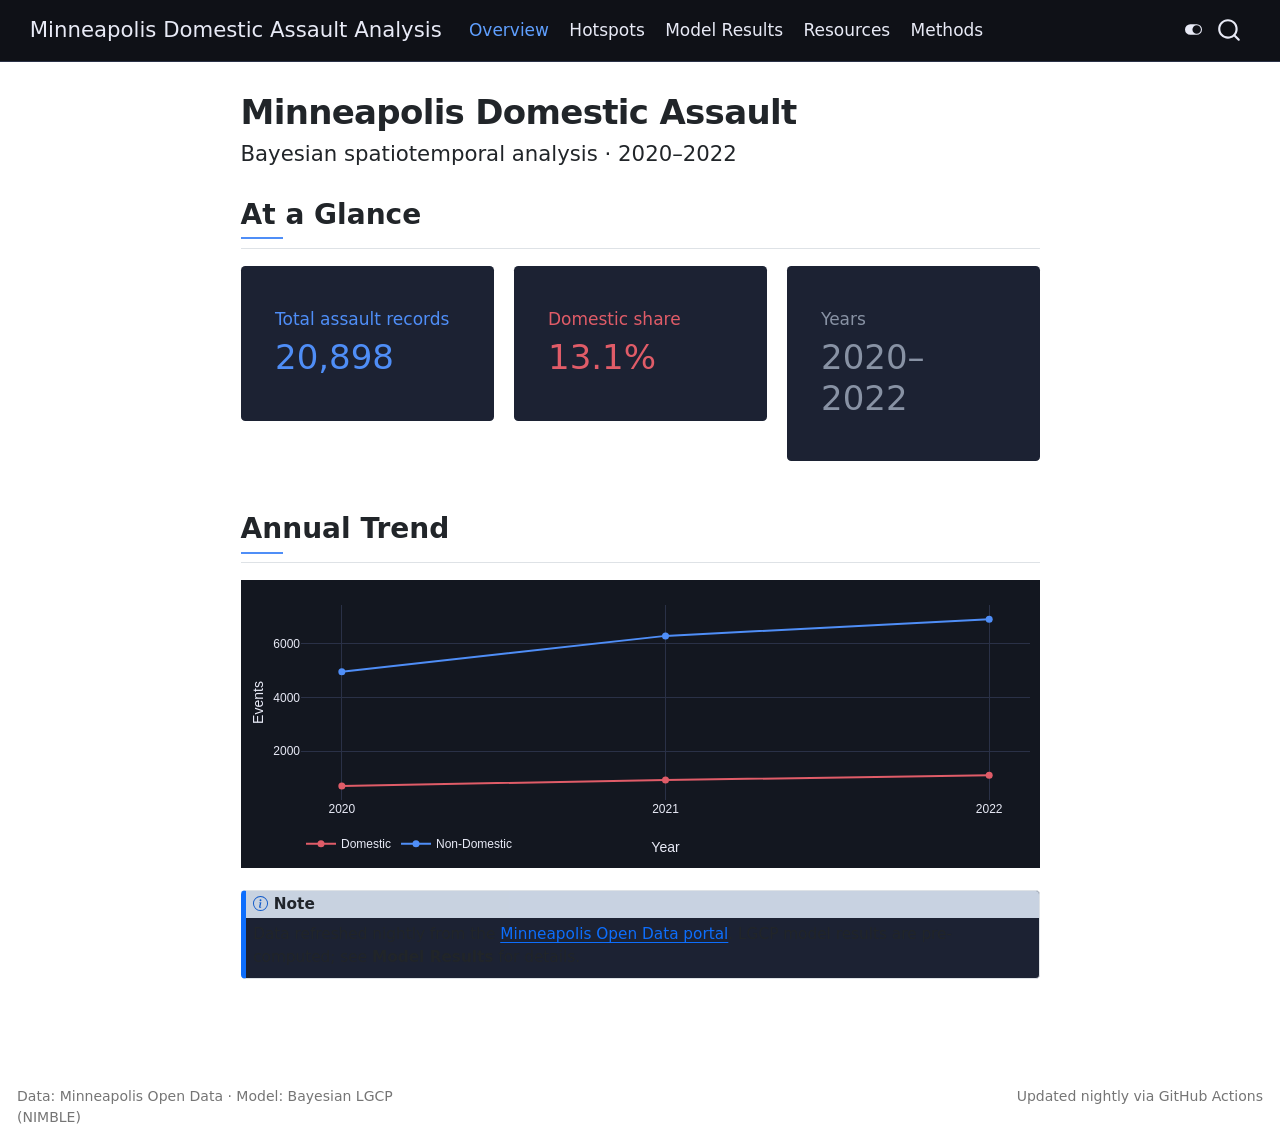
<file: index.html>
<!DOCTYPE html>
<html xmlns="http://www.w3.org/1999/xhtml" lang="en" xml:lang="en"><head>

<meta charset="utf-8">
<meta name="generator" content="quarto-1.9.37">

<meta name="viewport" content="width=device-width, initial-scale=1.0, user-scalable=yes">


<title>Minneapolis Domestic Assault – Minneapolis Domestic Assault Analysis</title>
<style>
/* Default styles provided by pandoc.
** See https://pandoc.org/MANUAL.html#variables-for-html for config info.
*/
code{white-space: pre-wrap;}
span.smallcaps{font-variant: small-caps;}
div.columns{display: flex; gap: min(4vw, 1.5em);}
div.column{flex: auto; overflow-x: auto;}
div.hanging-indent{margin-left: 1.5em; text-indent: -1.5em;}
ul.task-list{list-style: none;}
ul.task-list li input[type="checkbox"] {
  width: 0.8em;
  margin: 0 0.8em 0.2em -1em; /* quarto-specific, see https://github.com/quarto-dev/quarto-cli/issues/4556 */ 
  vertical-align: middle;
}
</style>


<script src="site_libs/quarto-nav/quarto-nav.js"></script>
<script src="site_libs/quarto-nav/headroom.min.js"></script>
<script src="site_libs/clipboard/clipboard.min.js"></script>
<script src="site_libs/quarto-search/autocomplete.umd.js"></script>
<script src="site_libs/quarto-search/fuse.min.js"></script>
<script src="site_libs/quarto-search/quarto-search.js"></script>
<meta name="quarto:offset" content="./">
<link href="./assets/favicon.ico" rel="icon">
<script src="site_libs/quarto-html/quarto.js" type="module"></script>
<script src="site_libs/quarto-html/tabsets/tabsets.js" type="module"></script>
<script src="site_libs/quarto-html/popper.min.js"></script>
<script src="site_libs/quarto-html/tippy.umd.min.js"></script>
<script src="site_libs/quarto-html/anchor.min.js"></script>
<link href="site_libs/quarto-html/tippy.css" rel="stylesheet">
<link href="site_libs/quarto-html/quarto-syntax-highlighting-7f8f88aac4f3542376d5c11b86a4c14d.css" rel="stylesheet" class="quarto-color-scheme" id="quarto-text-highlighting-styles">
<link href="site_libs/quarto-html/quarto-syntax-highlighting-dark-d0ae9245876894da5ac7e18953ecc5cc.css" rel="stylesheet" class="quarto-color-scheme quarto-color-alternate" id="quarto-text-highlighting-styles">
<link href="site_libs/quarto-html/quarto-syntax-highlighting-7f8f88aac4f3542376d5c11b86a4c14d.css" rel="stylesheet" class="quarto-color-scheme-extra" id="quarto-text-highlighting-styles">
<script src="site_libs/bootstrap/bootstrap.min.js"></script>
<link href="site_libs/bootstrap/bootstrap-icons.css" rel="stylesheet">
<link href="site_libs/bootstrap/bootstrap-0390efb6170c3056630f460de137b39d.min.css" rel="stylesheet" append-hash="true" class="quarto-color-scheme" id="quarto-bootstrap" data-mode="light">
<link href="site_libs/bootstrap/bootstrap-dark-131eac4b2a2ee880e4a015db605b187a.min.css" rel="stylesheet" append-hash="true" class="quarto-color-scheme quarto-color-alternate" id="quarto-bootstrap" data-mode="dark">
<link href="site_libs/bootstrap/bootstrap-0390efb6170c3056630f460de137b39d.min.css" rel="stylesheet" append-hash="true" class="quarto-color-scheme-extra" id="quarto-bootstrap" data-mode="light">
<script id="quarto-search-options" type="application/json">{
  "location": "navbar",
  "copy-button": false,
  "collapse-after": 3,
  "panel-placement": "end",
  "type": "overlay",
  "limit": 50,
  "keyboard-shortcut": [
    "f",
    "/",
    "s"
  ],
  "show-item-context": false,
  "language": {
    "search-no-results-text": "No results",
    "search-matching-documents-text": "matching documents",
    "search-copy-link-title": "Copy link to search",
    "search-hide-matches-text": "Hide additional matches",
    "search-more-match-text": "more match in this document",
    "search-more-matches-text": "more matches in this document",
    "search-clear-button-title": "Clear",
    "search-text-placeholder": "",
    "search-detached-cancel-button-title": "Cancel",
    "search-submit-button-title": "Submit",
    "search-label": "Search"
  }
}</script>
<link href="site_libs/htmltools-fill-0.5.9/fill.css" rel="stylesheet">
<script src="site_libs/bslib-component-js-0.10.0/components.min.js"></script>
<script src="site_libs/bslib-component-js-0.10.0/web-components.min.js" type="module"></script>
<link href="site_libs/bslib-component-css-0.10.0/components.css" rel="stylesheet">
<script src="site_libs/bslib-tag-require-0.10.0/tag-require.js"></script>
<script src="site_libs/htmlwidgets-1.6.4/htmlwidgets.js"></script>
<script src="site_libs/plotly-binding-4.12.0/plotly.js"></script>
<script src="site_libs/typedarray-0.1/typedarray.min.js"></script>
<script src="site_libs/jquery-3.5.1/jquery.min.js"></script>
<link href="site_libs/crosstalk-1.2.2/css/crosstalk.min.css" rel="stylesheet">
<script src="site_libs/crosstalk-1.2.2/js/crosstalk.min.js"></script>
<link href="site_libs/plotly-htmlwidgets-css-2.25.2/plotly-htmlwidgets.css" rel="stylesheet">
<script src="site_libs/plotly-main-2.25.2/plotly-latest.min.js"></script>
<link href="site_libs/pagedtable-1.1/css/pagedtable.css" rel="stylesheet">
<script src="site_libs/pagedtable-1.1/js/pagedtable.js"></script>


</head>

<body class="nav-fixed fullcontent quarto-dark"><script id="quarto-html-before-body" type="application/javascript">
    const toggleBodyColorMode = (bsSheetEl) => {
      const mode = bsSheetEl.getAttribute("data-mode");
      const bodyEl = window.document.querySelector("body");
      if (mode === "dark") {
        bodyEl.classList.add("quarto-dark");
        bodyEl.classList.remove("quarto-light");
      } else {
        bodyEl.classList.add("quarto-light");
        bodyEl.classList.remove("quarto-dark");
      }
    }
    const toggleBodyColorPrimary = () => {
      const bsSheetEl = window.document.querySelector("link#quarto-bootstrap:not([rel=disabled-stylesheet])");
      if (bsSheetEl) {
        toggleBodyColorMode(bsSheetEl);
      }
    }
    const setColorSchemeToggle = (alternate) => {
      const toggles = window.document.querySelectorAll('.quarto-color-scheme-toggle');
      for (let i=0; i < toggles.length; i++) {
        const toggle = toggles[i];
        if (toggle) {
          if (alternate) {
            toggle.classList.add("alternate");
          } else {
            toggle.classList.remove("alternate");
          }
        }
      }
    };
    const toggleColorMode = (alternate) => {
      // Switch the stylesheets
      const primaryStylesheets = window.document.querySelectorAll('link.quarto-color-scheme:not(.quarto-color-alternate)');
      const alternateStylesheets = window.document.querySelectorAll('link.quarto-color-scheme.quarto-color-alternate');
      manageTransitions('#quarto-margin-sidebar .nav-link', false);
      if (alternate) {
        // note: dark is layered on light, we don't disable primary!
        enableStylesheet(alternateStylesheets);
        for (const sheetNode of alternateStylesheets) {
          if (sheetNode.id === "quarto-bootstrap") {
            toggleBodyColorMode(sheetNode);
          }
        }
      } else {
        disableStylesheet(alternateStylesheets);
        enableStylesheet(primaryStylesheets)
        toggleBodyColorPrimary();
      }
      manageTransitions('#quarto-margin-sidebar .nav-link', true);
      // Switch the toggles
      setColorSchemeToggle(alternate)
      // Hack to workaround the fact that safari doesn't
      // properly recolor the scrollbar when toggling (#1455)
      if (navigator.userAgent.indexOf('Safari') > 0 && navigator.userAgent.indexOf('Chrome') == -1) {
        manageTransitions("body", false);
        window.scrollTo(0, 1);
        setTimeout(() => {
          window.scrollTo(0, 0);
          manageTransitions("body", true);
        }, 40);
      }
    }
    const disableStylesheet = (stylesheets) => {
      for (let i=0; i < stylesheets.length; i++) {
        const stylesheet = stylesheets[i];
        stylesheet.rel = 'disabled-stylesheet';
      }
    }
    const enableStylesheet = (stylesheets) => {
      for (let i=0; i < stylesheets.length; i++) {
        const stylesheet = stylesheets[i];
        if(stylesheet.rel !== 'stylesheet') { // for Chrome, which will still FOUC without this check
          stylesheet.rel = 'stylesheet';
        }
      }
    }
    const manageTransitions = (selector, allowTransitions) => {
      const els = window.document.querySelectorAll(selector);
      for (let i=0; i < els.length; i++) {
        const el = els[i];
        if (allowTransitions) {
          el.classList.remove('notransition');
        } else {
          el.classList.add('notransition');
        }
      }
    }
    const isFileUrl = () => {
      return window.location.protocol === 'file:';
    }
    const hasAlternateSentinel = () => {
      let styleSentinel = getColorSchemeSentinel();
      if (styleSentinel !== null) {
        return styleSentinel === "alternate";
      } else {
        return false;
      }
    }
    const setStyleSentinel = (alternate) => {
      const value = alternate ? "alternate" : "default";
      if (!isFileUrl()) {
        window.localStorage.setItem("quarto-color-scheme", value);
      } else {
        localAlternateSentinel = value;
      }
    }
    const getColorSchemeSentinel = () => {
      if (!isFileUrl()) {
        const storageValue = window.localStorage.getItem("quarto-color-scheme");
        return storageValue != null ? storageValue : localAlternateSentinel;
      } else {
        return localAlternateSentinel;
      }
    }
    const toggleGiscusIfUsed = (isAlternate, darkModeDefault) => {
      const baseTheme = document.querySelector('#giscus-base-theme')?.value ?? 'light';
      const alternateTheme = document.querySelector('#giscus-alt-theme')?.value ?? 'dark';
      let newTheme = '';
      if(authorPrefersDark) {
        newTheme = isAlternate ? baseTheme : alternateTheme;
      } else {
        newTheme = isAlternate ? alternateTheme : baseTheme;
      }
      const changeGiscusTheme = () => {
        // From: https://github.com/giscus/giscus/issues/336
        const sendMessage = (message) => {
          const iframe = document.querySelector('iframe.giscus-frame');
          if (!iframe) return;
          iframe.contentWindow.postMessage({ giscus: message }, 'https://giscus.app');
        }
        sendMessage({
          setConfig: {
            theme: newTheme
          }
        });
      }
      const isGiscussLoaded = window.document.querySelector('iframe.giscus-frame') !== null;
      if (isGiscussLoaded) {
        changeGiscusTheme();
      }
    };
    const authorPrefersDark = true;
    const darkModeDefault = authorPrefersDark;
    let localAlternateSentinel = darkModeDefault ? 'alternate' : 'default';
    // Dark / light mode switch
    window.quartoToggleColorScheme = () => {
      // Read the current dark / light value
      let toAlternate = !hasAlternateSentinel();
      toggleColorMode(toAlternate);
      setStyleSentinel(toAlternate);
      toggleGiscusIfUsed(toAlternate, darkModeDefault);
      window.dispatchEvent(new Event('resize'));
    };
    // Switch to dark mode if need be
    if (hasAlternateSentinel()) {
      toggleColorMode(true);
    } else {
      toggleColorMode(false);
    }
  </script>

<div id="quarto-search-results"></div>
  <header id="quarto-header" class="headroom fixed-top">
    <nav class="navbar navbar-expand-lg " data-bs-theme="dark">
      <div class="navbar-container container-fluid">
      <div class="navbar-brand-container mx-auto">
    <a class="navbar-brand" href="./index.html">
    <span class="navbar-title">Minneapolis Domestic Assault Analysis</span>
    </a>
  </div>
            <div id="quarto-search" class="" title="Search"></div>
          <button class="navbar-toggler" type="button" data-bs-toggle="collapse" data-bs-target="#navbarCollapse" aria-controls="navbarCollapse" role="menu" aria-expanded="false" aria-label="Toggle navigation" onclick="if (window.quartoToggleHeadroom) { window.quartoToggleHeadroom(); }">
  <span class="navbar-toggler-icon"></span>
</button>
          <div class="collapse navbar-collapse" id="navbarCollapse">
            <ul class="navbar-nav navbar-nav-scroll me-auto">
  <li class="nav-item">
    <a class="nav-link active" href="./index.html" aria-current="page"> 
<span class="menu-text">Overview</span></a>
  </li>  
  <li class="nav-item">
    <a class="nav-link" href="./hotspots.html"> 
<span class="menu-text">Hotspots</span></a>
  </li>  
  <li class="nav-item">
    <a class="nav-link" href="./lgcp-results.html"> 
<span class="menu-text">Model Results</span></a>
  </li>  
  <li class="nav-item">
    <a class="nav-link" href="./domestic-violence.html"> 
<span class="menu-text">Resources</span></a>
  </li>  
  <li class="nav-item">
    <a class="nav-link" href="./methods.html"> 
<span class="menu-text">Methods</span></a>
  </li>  
</ul>
          </div> <!-- /navcollapse -->
            <div class="quarto-navbar-tools">
  <a href="" class="quarto-color-scheme-toggle quarto-navigation-tool  px-1" onclick="window.quartoToggleColorScheme(); return false;" title="Toggle dark mode"><i class="bi"></i></a>
</div>
      </div> <!-- /container-fluid -->
    </nav>
</header>
<!-- content -->
<div id="quarto-content" class="quarto-container page-columns page-rows-contents page-layout-article page-navbar">
<!-- sidebar -->
<!-- margin-sidebar -->
    
<!-- main -->
<main class="content" id="quarto-document-content">


<header id="title-block-header" class="quarto-title-block default">
<div class="quarto-title">
<h1 class="title">Minneapolis Domestic Assault</h1>
<p class="subtitle lead">Bayesian spatiotemporal analysis · 2020–2022</p>
</div>



<div class="quarto-title-meta">

    
  
    
  </div>
  


</header>


<section id="at-a-glance" class="level2">
<h2 class="anchored" data-anchor-id="at-a-glance">At a Glance</h2>
<div class="cell quarto-layout-panel" data-layout-ncol="3">
<div class="quarto-layout-row">
<div class="quarto-layout-cell" style="flex-basis: 33.3%;justify-content: flex-start;">
<div class="card bslib-card bslib-mb-spacing html-fill-item html-fill-container bslib-value-box" data-bslib-card-init="" data-require-bs-caller="card() value_box()" data-require-bs-version="5 5" style="color:#4f8ef7;background-color:#1c2233;--bslib-color-fg:#4f8ef7;--bslib-color-bg:#1c2233;">
<div class="card-body bslib-gap-spacing html-fill-item html-fill-container" style="margin-top:auto;margin-bottom:auto;flex:1 1 auto;">
<div class="value-box-area html-fill-item html-fill-container">
<p class="value-box-title">Total assault records</p>
<p class="value-box-value">20,898</p>
</div>
</div>
<script data-bslib-card-init="">bslib.Card.initializeAllCards();</script>
</div>
</div>
<div class="quarto-layout-cell" style="flex-basis: 33.3%;justify-content: flex-start;">
<div class="card bslib-card bslib-mb-spacing html-fill-item html-fill-container bslib-value-box" data-bslib-card-init="" data-require-bs-caller="card() value_box()" data-require-bs-version="5 5" style="color:#e05c68;background-color:#1c2233;--bslib-color-fg:#e05c68;--bslib-color-bg:#1c2233;">
<div class="card-body bslib-gap-spacing html-fill-item html-fill-container" style="margin-top:auto;margin-bottom:auto;flex:1 1 auto;">
<div class="value-box-area html-fill-item html-fill-container">
<p class="value-box-title">Domestic share</p>
<p class="value-box-value">13.1%</p>
</div>
</div>
<script data-bslib-card-init="">bslib.Card.initializeAllCards();</script>
</div>
</div>
<div class="quarto-layout-cell" style="flex-basis: 33.3%;justify-content: flex-start;">
<div class="card bslib-card bslib-mb-spacing html-fill-item html-fill-container bslib-value-box" data-bslib-card-init="" data-require-bs-caller="card() value_box()" data-require-bs-version="5 5" style="color:#8892a4;background-color:#1c2233;--bslib-color-fg:#8892a4;--bslib-color-bg:#1c2233;">
<div class="card-body bslib-gap-spacing html-fill-item html-fill-container" style="margin-top:auto;margin-bottom:auto;flex:1 1 auto;">
<div class="value-box-area html-fill-item html-fill-container">
<p class="value-box-title">Years</p>
<p class="value-box-value">2020–2022</p>
</div>
</div>
<script data-bslib-card-init="">bslib.Card.initializeAllCards();</script>
</div>
</div>
</div>
</div>
</section>
<section id="annual-trend" class="level2">
<h2 class="anchored" data-anchor-id="annual-trend">Annual Trend</h2>
<div class="cell">
<div class="cell-output-display">
<div class="plotly html-widget html-fill-item" id="htmlwidget-c8f8fbd8e57f60a6bca6" style="width:100%;height:288px;"></div>
<script type="application/json" data-for="htmlwidget-c8f8fbd8e57f60a6bca6">{"x":{"visdat":{"23fb1b195f12":["function () ","plotlyVisDat"]},"cur_data":"23fb1b195f12","attrs":{"23fb1b195f12":{"x":{},"y":{},"mode":"lines+markers","line":{"width":2},"marker":{"size":7},"color":{},"colors":["#e05c68","#4f8ef7"],"alpha_stroke":1,"sizes":[10,100],"spans":[1,20],"type":"scatter"}},"layout":{"margin":{"b":40,"l":60,"t":25,"r":10},"paper_bgcolor":"#131720","plot_bgcolor":"#131720","font":{"color":"#e8eaf6"},"xaxis":{"domain":[0,1],"automargin":true,"title":"Year","gridcolor":"#2a3147","type":"category","categoryorder":"array","categoryarray":["2020","2021","2022"]},"yaxis":{"domain":[0,1],"automargin":true,"title":"Events","gridcolor":"#2a3147"},"legend":{"orientation":"h","y":-0.14999999999999999},"hovermode":"closest","showlegend":true},"source":"A","config":{"modeBarButtonsToAdd":["hoverclosest","hovercompare"],"showSendToCloud":false},"data":[{"x":["2020","2021","2022"],"y":[711,926,1106],"mode":"lines+markers","line":{"color":"rgba(224,92,104,1)","width":2},"marker":{"color":"rgba(224,92,104,1)","size":7,"line":{"color":"rgba(224,92,104,1)"}},"type":"scatter","name":"Domestic","textfont":{"color":"rgba(224,92,104,1)"},"error_y":{"color":"rgba(224,92,104,1)"},"error_x":{"color":"rgba(224,92,104,1)"},"xaxis":"x","yaxis":"y","frame":null},{"x":["2020","2021","2022"],"y":[4956,6288,6911],"mode":"lines+markers","line":{"color":"rgba(79,142,247,1)","width":2},"marker":{"color":"rgba(79,142,247,1)","size":7,"line":{"color":"rgba(79,142,247,1)"}},"type":"scatter","name":"Non-Domestic","textfont":{"color":"rgba(79,142,247,1)"},"error_y":{"color":"rgba(79,142,247,1)"},"error_x":{"color":"rgba(79,142,247,1)"},"xaxis":"x","yaxis":"y","frame":null}],"highlight":{"on":"plotly_click","persistent":false,"dynamic":false,"selectize":false,"opacityDim":0.20000000000000001,"selected":{"opacity":1},"debounce":0},"shinyEvents":["plotly_hover","plotly_click","plotly_selected","plotly_relayout","plotly_brushed","plotly_brushing","plotly_clickannotation","plotly_doubleclick","plotly_deselect","plotly_afterplot","plotly_sunburstclick"],"base_url":"https://plot.ly"},"evals":[],"jsHooks":[]}</script>
</div>
</div>
<div class="callout callout-style-default callout-note callout-titled">
<div class="callout-header d-flex align-content-center">
<div class="callout-icon-container">
<i class="callout-icon"></i>
</div>
<div class="callout-title-container flex-fill">
Note
</div>
</div>
<div class="callout-body-container callout-body">
<p>Data refreshed nightly from the <a href="https://opendata.minneapolismn.gov">Minneapolis Open Data portal</a>. LGCP model results are pre-computed; see <strong>Model Results</strong> for details.</p>
</div>
</div>


</section>

</main> <!-- /main -->
<script id="quarto-html-after-body" type="application/javascript">
  window.document.addEventListener("DOMContentLoaded", function (event) {
    // Ensure there is a toggle, if there isn't float one in the top right
    if (window.document.querySelector('.quarto-color-scheme-toggle') === null) {
      const a = window.document.createElement('a');
      a.classList.add('top-right');
      a.classList.add('quarto-color-scheme-toggle');
      a.href = "";
      a.onclick = function() { try { window.quartoToggleColorScheme(); } catch {} return false; };
      const i = window.document.createElement("i");
      i.classList.add('bi');
      a.appendChild(i);
      window.document.body.appendChild(a);
    }
    setColorSchemeToggle(hasAlternateSentinel())
    const icon = "";
    const anchorJS = new window.AnchorJS();
    anchorJS.options = {
      placement: 'right',
      icon: icon
    };
    anchorJS.add('.anchored');
    const isCodeAnnotation = (el) => {
      for (const clz of el.classList) {
        if (clz.startsWith('code-annotation-')) {                     
          return true;
        }
      }
      return false;
    }
    const onCopySuccess = function(e) {
      // button target
      const button = e.trigger;
      // don't keep focus
      button.blur();
      // flash "checked"
      button.classList.add('code-copy-button-checked');
      var currentTitle = button.getAttribute("title");
      button.setAttribute("title", "Copied!");
      let tooltip;
      if (window.bootstrap) {
        button.setAttribute("data-bs-toggle", "tooltip");
        button.setAttribute("data-bs-placement", "left");
        button.setAttribute("data-bs-title", "Copied!");
        tooltip = new bootstrap.Tooltip(button, 
          { trigger: "manual", 
            customClass: "code-copy-button-tooltip",
            offset: [0, -8]});
        tooltip.show();    
      }
      setTimeout(function() {
        if (tooltip) {
          tooltip.hide();
          button.removeAttribute("data-bs-title");
          button.removeAttribute("data-bs-toggle");
          button.removeAttribute("data-bs-placement");
        }
        button.setAttribute("title", currentTitle);
        button.classList.remove('code-copy-button-checked');
      }, 1000);
      // clear code selection
      e.clearSelection();
    }
    const getTextToCopy = function(trigger) {
      const outerScaffold = trigger.parentElement.cloneNode(true);
      const codeEl = outerScaffold.querySelector('code');
      for (const childEl of codeEl.children) {
        if (isCodeAnnotation(childEl)) {
          childEl.remove();
        }
      }
      return codeEl.innerText;
    }
    const clipboard = new window.ClipboardJS('.code-copy-button:not([data-in-quarto-modal])', {
      text: getTextToCopy
    });
    clipboard.on('success', onCopySuccess);
    if (window.document.getElementById('quarto-embedded-source-code-modal')) {
      const clipboardModal = new window.ClipboardJS('.code-copy-button[data-in-quarto-modal]', {
        text: getTextToCopy,
        container: window.document.getElementById('quarto-embedded-source-code-modal')
      });
      clipboardModal.on('success', onCopySuccess);
    }
      var localhostRegex = new RegExp(/^(?:http|https):\/\/localhost\:?[0-9]*\//);
      var mailtoRegex = new RegExp(/^mailto:/);
        var filterRegex = new RegExp('/' + window.location.host + '/');
      var isInternal = (href) => {
          return filterRegex.test(href) || localhostRegex.test(href) || mailtoRegex.test(href);
      }
      // Inspect non-navigation links and adorn them if external
     var links = window.document.querySelectorAll('a[href]:not(.nav-link):not(.navbar-brand):not(.toc-action):not(.sidebar-link):not(.sidebar-item-toggle):not(.pagination-link):not(.no-external):not([aria-hidden]):not(.dropdown-item):not(.quarto-navigation-tool):not(.about-link)');
      for (var i=0; i<links.length; i++) {
        const link = links[i];
        if (!isInternal(link.href)) {
          // undo the damage that might have been done by quarto-nav.js in the case of
          // links that we want to consider external
          if (link.dataset.originalHref !== undefined) {
            link.href = link.dataset.originalHref;
          }
        }
      }
    function tippyHover(el, contentFn, onTriggerFn, onUntriggerFn) {
      const config = {
        allowHTML: true,
        maxWidth: 500,
        delay: 100,
        arrow: false,
        appendTo: function(el) {
            return el.parentElement;
        },
        interactive: true,
        interactiveBorder: 10,
        theme: 'quarto',
        placement: 'bottom-start',
      };
      if (contentFn) {
        config.content = contentFn;
      }
      if (onTriggerFn) {
        config.onTrigger = onTriggerFn;
      }
      if (onUntriggerFn) {
        config.onUntrigger = onUntriggerFn;
      }
      window.tippy(el, config); 
    }
    const noterefs = window.document.querySelectorAll('a[role="doc-noteref"]');
    for (var i=0; i<noterefs.length; i++) {
      const ref = noterefs[i];
      tippyHover(ref, function() {
        // use id or data attribute instead here
        let href = ref.getAttribute('data-footnote-href') || ref.getAttribute('href');
        try { href = new URL(href).hash; } catch {}
        const id = href.replace(/^#\/?/, "");
        const note = window.document.getElementById(id);
        if (note) {
          return note.innerHTML;
        } else {
          return "";
        }
      });
    }
    const xrefs = window.document.querySelectorAll('a.quarto-xref');
    const processXRef = (id, note) => {
      // Strip column container classes
      const stripColumnClz = (el) => {
        el.classList.remove("page-full", "page-columns");
        if (el.children) {
          for (const child of el.children) {
            stripColumnClz(child);
          }
        }
      }
      stripColumnClz(note)
      if (id === null || id.startsWith('sec-')) {
        // Special case sections, only their first couple elements
        const container = document.createElement("div");
        if (note.children && note.children.length > 2) {
          container.appendChild(note.children[0].cloneNode(true));
          for (let i = 1; i < note.children.length; i++) {
            const child = note.children[i];
            if (child.tagName === "P" && child.innerText === "") {
              continue;
            } else {
              container.appendChild(child.cloneNode(true));
              break;
            }
          }
          if (window.Quarto?.typesetMath) {
            window.Quarto.typesetMath(container);
          }
          return container.innerHTML
        } else {
          if (window.Quarto?.typesetMath) {
            window.Quarto.typesetMath(note);
          }
          return note.innerHTML;
        }
      } else {
        // Remove any anchor links if they are present
        const anchorLink = note.querySelector('a.anchorjs-link');
        if (anchorLink) {
          anchorLink.remove();
        }
        if (window.Quarto?.typesetMath) {
          window.Quarto.typesetMath(note);
        }
        if (note.classList.contains("callout")) {
          return note.outerHTML;
        } else {
          return note.innerHTML;
        }
      }
    }
    for (var i=0; i<xrefs.length; i++) {
      const xref = xrefs[i];
      tippyHover(xref, undefined, function(instance) {
        instance.disable();
        let url = xref.getAttribute('href');
        let hash = undefined; 
        if (url.startsWith('#')) {
          hash = url;
        } else {
          try { hash = new URL(url).hash; } catch {}
        }
        if (hash) {
          const id = hash.replace(/^#\/?/, "");
          const note = window.document.getElementById(id);
          if (note !== null) {
            try {
              const html = processXRef(id, note.cloneNode(true));
              instance.setContent(html);
            } finally {
              instance.enable();
              instance.show();
            }
          } else {
            // See if we can fetch this
            fetch(url.split('#')[0])
            .then(res => res.text())
            .then(html => {
              const parser = new DOMParser();
              const htmlDoc = parser.parseFromString(html, "text/html");
              const note = htmlDoc.getElementById(id);
              if (note !== null) {
                const html = processXRef(id, note);
                instance.setContent(html);
              } 
            }).finally(() => {
              instance.enable();
              instance.show();
            });
          }
        } else {
          // See if we can fetch a full url (with no hash to target)
          // This is a special case and we should probably do some content thinning / targeting
          fetch(url)
          .then(res => res.text())
          .then(html => {
            const parser = new DOMParser();
            const htmlDoc = parser.parseFromString(html, "text/html");
            const note = htmlDoc.querySelector('main.content');
            if (note !== null) {
              // This should only happen for chapter cross references
              // (since there is no id in the URL)
              // remove the first header
              if (note.children.length > 0 && note.children[0].tagName === "HEADER") {
                note.children[0].remove();
              }
              const html = processXRef(null, note);
              instance.setContent(html);
            } 
          }).finally(() => {
            instance.enable();
            instance.show();
          });
        }
      }, function(instance) {
      });
    }
        let selectedAnnoteEl;
        const selectorForAnnotation = ( cell, annotation) => {
          let cellAttr = 'data-code-cell="' + cell + '"';
          let lineAttr = 'data-code-annotation="' +  annotation + '"';
          const selector = 'span[' + cellAttr + '][' + lineAttr + ']';
          return selector;
        }
        const selectCodeLines = (annoteEl) => {
          const doc = window.document;
          const targetCell = annoteEl.getAttribute("data-target-cell");
          const targetAnnotation = annoteEl.getAttribute("data-target-annotation");
          const annoteSpan = window.document.querySelector(selectorForAnnotation(targetCell, targetAnnotation));
          const lines = annoteSpan.getAttribute("data-code-lines").split(",");
          const lineIds = lines.map((line) => {
            return targetCell + "-" + line;
          })
          let top = null;
          let height = null;
          let parent = null;
          if (lineIds.length > 0) {
              //compute the position of the single el (top and bottom and make a div)
              const el = window.document.getElementById(lineIds[0]);
              top = el.offsetTop;
              height = el.offsetHeight;
              parent = el.parentElement.parentElement;
            if (lineIds.length > 1) {
              const lastEl = window.document.getElementById(lineIds[lineIds.length - 1]);
              const bottom = lastEl.offsetTop + lastEl.offsetHeight;
              height = bottom - top;
            }
            if (top !== null && height !== null && parent !== null) {
              // cook up a div (if necessary) and position it 
              let div = window.document.getElementById("code-annotation-line-highlight");
              if (div === null) {
                div = window.document.createElement("div");
                div.setAttribute("id", "code-annotation-line-highlight");
                div.style.position = 'absolute';
                parent.appendChild(div);
              }
              div.style.top = top - 2 + "px";
              div.style.height = height + 4 + "px";
              div.style.left = 0;
              let gutterDiv = window.document.getElementById("code-annotation-line-highlight-gutter");
              if (gutterDiv === null) {
                gutterDiv = window.document.createElement("div");
                gutterDiv.setAttribute("id", "code-annotation-line-highlight-gutter");
                gutterDiv.style.position = 'absolute';
                const codeCell = window.document.getElementById(targetCell);
                const gutter = codeCell.querySelector('.code-annotation-gutter');
                gutter.appendChild(gutterDiv);
              }
              gutterDiv.style.top = top - 2 + "px";
              gutterDiv.style.height = height + 4 + "px";
            }
            selectedAnnoteEl = annoteEl;
          }
        };
        const unselectCodeLines = () => {
          const elementsIds = ["code-annotation-line-highlight", "code-annotation-line-highlight-gutter"];
          elementsIds.forEach((elId) => {
            const div = window.document.getElementById(elId);
            if (div) {
              div.remove();
            }
          });
          selectedAnnoteEl = undefined;
        };
          // Handle positioning of the toggle
      window.addEventListener(
        "resize",
        throttle(() => {
          elRect = undefined;
          if (selectedAnnoteEl) {
            selectCodeLines(selectedAnnoteEl);
          }
        }, 10)
      );
      function throttle(fn, ms) {
      let throttle = false;
      let timer;
        return (...args) => {
          if(!throttle) { // first call gets through
              fn.apply(this, args);
              throttle = true;
          } else { // all the others get throttled
              if(timer) clearTimeout(timer); // cancel #2
              timer = setTimeout(() => {
                fn.apply(this, args);
                timer = throttle = false;
              }, ms);
          }
        };
      }
        // Attach click handler to the DT
        const annoteDls = window.document.querySelectorAll('dt[data-target-cell]');
        for (const annoteDlNode of annoteDls) {
          annoteDlNode.addEventListener('click', (event) => {
            const clickedEl = event.target;
            if (clickedEl !== selectedAnnoteEl) {
              unselectCodeLines();
              const activeEl = window.document.querySelector('dt[data-target-cell].code-annotation-active');
              if (activeEl) {
                activeEl.classList.remove('code-annotation-active');
              }
              selectCodeLines(clickedEl);
              clickedEl.classList.add('code-annotation-active');
            } else {
              // Unselect the line
              unselectCodeLines();
              clickedEl.classList.remove('code-annotation-active');
            }
          });
        }
    const findCites = (el) => {
      const parentEl = el.parentElement;
      if (parentEl) {
        const cites = parentEl.dataset.cites;
        if (cites) {
          return {
            el,
            cites: cites.split(' ')
          };
        } else {
          return findCites(el.parentElement)
        }
      } else {
        return undefined;
      }
    };
    var bibliorefs = window.document.querySelectorAll('a[role="doc-biblioref"]');
    for (var i=0; i<bibliorefs.length; i++) {
      const ref = bibliorefs[i];
      const citeInfo = findCites(ref);
      if (citeInfo) {
        tippyHover(citeInfo.el, function() {
          var popup = window.document.createElement('div');
          citeInfo.cites.forEach(function(cite) {
            var citeDiv = window.document.createElement('div');
            citeDiv.classList.add('hanging-indent');
            citeDiv.classList.add('csl-entry');
            var biblioDiv = window.document.getElementById('ref-' + cite);
            if (biblioDiv) {
              citeDiv.innerHTML = biblioDiv.innerHTML;
            }
            popup.appendChild(citeDiv);
          });
          return popup.innerHTML;
        });
      }
    }
  });
  </script>
</div> <!-- /content -->
<footer class="footer">
  <div class="nav-footer">
    <div class="nav-footer-left">
<p>Data: Minneapolis Open Data · Model: Bayesian LGCP (NIMBLE)</p>
</div>   
    <div class="nav-footer-center">
      &nbsp;
    </div>
    <div class="nav-footer-right">
<p>Updated nightly via GitHub Actions</p>
</div>
  </div>
</footer>




</body></html>
</file>
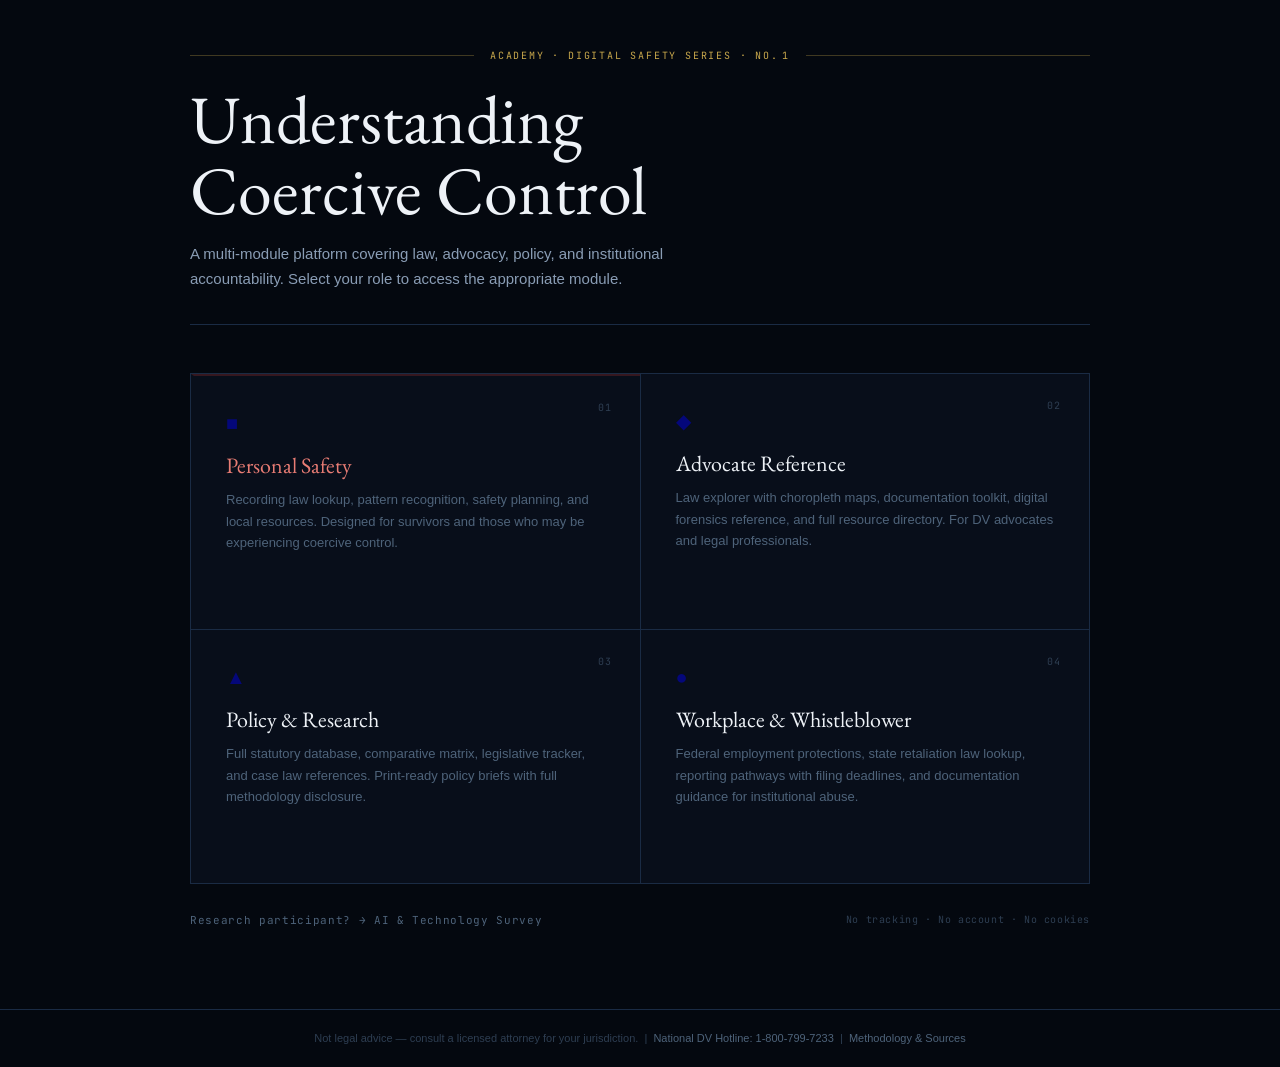
<file: coercive-control-dashboard/index.html>
<!DOCTYPE html>
<html lang="en">
<head>
  <meta charset="UTF-8">
  <meta name="viewport" content="width=device-width, initial-scale=1.0">
  <meta name="referrer" content="no-referrer">
  <meta name="robots" content="noindex, nofollow">
  <title>Understanding Coercive Control — Academy</title>
  <link rel="stylesheet" href="styles.css">
  <style>
    body {
      min-height: 100vh;
      display: flex;
      flex-direction: column;
      background: var(--bg-void);
    }
    .gate-wrap {
      flex: 1;
      display: flex;
      align-items: center;
      justify-content: center;
      padding: 3rem 1.5rem 5rem;
    }
    .gate-inner { width: 100%; max-width: 900px; }

    .masthead { margin-bottom: 3rem; }
    .masthead-series {
      font-family: var(--font-mono);
      font-size: 10px;
      letter-spacing: .18em;
      text-transform: uppercase;
      color: var(--gold-mid);
      margin-bottom: 1.25rem;
      display: flex;
      align-items: center;
      gap: 1rem;
    }
    .masthead-series::before,
    .masthead-series::after {
      content: '';
      flex: 1;
      height: 1px;
      background: var(--border-gold);
    }
    .masthead-title {
      font-family: var(--font-display);
      font-size: clamp(36px, 7vw, 68px);
      font-weight: 400;
      line-height: 1.05;
      color: var(--text-1);
      margin-bottom: 1rem;
    }
    .masthead-sub {
      font-size: 15px;
      color: var(--text-2);
      line-height: 1.65;
      max-width: 560px;
    }
    .masthead-rule {
      margin-top: 2rem;
      border: none;
      border-top: 1px solid var(--border);
    }

    .role-grid {
      display: grid;
      grid-template-columns: 1fr 1fr;
      gap: 1px;
      background: var(--border);
      margin-top: 2rem;
      border: 1px solid var(--border);
    }
    .role-card {
      display: block;
      background: var(--bg-base);
      padding: 2rem 2rem 1.75rem;
      text-decoration: none;
      position: relative;
      transition: background .16s;
      border-left: 3px solid transparent;
      cursor: pointer;
    }
    .role-card:hover { background: var(--bg-surface); border-left-color: var(--gold-mid); }
    .role-card:focus-visible { outline: 2px solid var(--gold-mid); outline-offset: -2px; }
    .role-num {
      font-family: var(--font-mono);
      font-size: 10px;
      color: var(--text-4);
      letter-spacing: .1em;
      position: absolute;
      top: 1.5rem;
      right: 1.75rem;
    }
    .role-card:hover .role-num { color: var(--gold-dim); }
    .role-icon { font-size: 20px; margin-bottom: .875rem; opacity: .45; }
    .role-title {
      font-family: var(--font-display);
      font-size: 22px;
      font-weight: 400;
      color: var(--text-1);
      margin-bottom: .625rem;
      line-height: 1.2;
    }
    .role-desc {
      font-size: 13px;
      color: var(--text-3);
      line-height: 1.65;
      margin-bottom: 1.5rem;
    }
    .role-card:hover .role-desc { color: var(--text-2); }
    .role-cta {
      display: inline-flex;
      align-items: center;
      gap: .375rem;
      font-family: var(--font-mono);
      font-size: 11px;
      letter-spacing: .08em;
      color: var(--gold-mid);
      text-transform: uppercase;
      opacity: 0;
      transform: translateX(-4px);
      transition: opacity .14s, transform .14s;
    }
    .role-card:hover .role-cta,
    .role-card:focus-visible .role-cta { opacity: 1; transform: translateX(0); }

    .role-card--survivor { border-top: 2px solid var(--none-border); }
    .role-card--survivor:hover { border-left-color: var(--none-fg); }
    .role-card--survivor:hover .role-cta { color: var(--none-fg); }
    .role-card--survivor .role-title { color: var(--none-fg); }

    .gate-footer {
      margin-top: 1.75rem;
      display: flex;
      justify-content: space-between;
      align-items: center;
      flex-wrap: wrap;
      gap: .75rem;
    }
    .survey-link {
      font-family: var(--font-mono);
      font-size: 11px;
      color: var(--text-3);
      text-decoration: none;
      letter-spacing: .06em;
      display: flex;
      align-items: center;
      gap: .4rem;
      transition: color .12s;
    }
    .survey-link:hover { color: var(--gold-mid); }
    .privacy-notice {
      font-family: var(--font-mono);
      font-size: 10px;
      color: var(--text-4);
      letter-spacing: .06em;
    }
    .site-foot {
      padding: 1.25rem 2rem;
      border-top: 1px solid var(--border);
      font-size: 11px;
      color: var(--text-4);
      text-align: center;
    }
    .site-foot a { color: var(--text-3); text-decoration: none; }
    .site-foot a:hover { color: var(--gold-mid); }

    @media (max-width: 640px) {
      .role-grid { grid-template-columns: 1fr; }
      .gate-wrap { align-items: flex-start; padding-top: 2rem; }
    }
  </style>
</head>
<body>
  <div class="gate-wrap">
    <div class="gate-inner">
      <div class="masthead">
        <div class="masthead-series">Academy &middot; Digital Safety Series &middot; No.&thinsp;1</div>
        <h1 class="masthead-title">Understanding<br>Coercive Control</h1>
        <p class="masthead-sub">A multi-module platform covering law, advocacy, policy, and institutional accountability. Select your role to access the appropriate module.</p>
        <hr class="masthead-rule">
      </div>

      <div class="role-grid">
        <a class="role-card role-card--survivor" href="survivor.html">
          <span class="role-num">01</span>
          <div class="role-icon">&#9632;</div>
          <div class="role-title">Personal Safety</div>
          <p class="role-desc">Recording law lookup, pattern recognition, safety planning, and local resources. Designed for survivors and those who may be experiencing coercive control.</p>
          <span class="role-cta">Enter &rarr;</span>
        </a>

        <a class="role-card" href="advocate.html">
          <span class="role-num">02</span>
          <div class="role-icon">&#9670;</div>
          <div class="role-title">Advocate Reference</div>
          <p class="role-desc">Law explorer with choropleth maps, documentation toolkit, digital forensics reference, and full resource directory. For DV advocates and legal professionals.</p>
          <span class="role-cta">Enter &rarr;</span>
        </a>

        <a class="role-card" href="policy.html">
          <span class="role-num">03</span>
          <div class="role-icon">&#9650;</div>
          <div class="role-title">Policy &amp; Research</div>
          <p class="role-desc">Full statutory database, comparative matrix, legislative tracker, and case law references. Print-ready policy briefs with full methodology disclosure.</p>
          <span class="role-cta">Enter &rarr;</span>
        </a>

        <a class="role-card" href="institutional.html">
          <span class="role-num">04</span>
          <div class="role-icon">&#9679;</div>
          <div class="role-title">Workplace &amp; Whistleblower</div>
          <p class="role-desc">Federal employment protections, state retaliation law lookup, reporting pathways with filing deadlines, and documentation guidance for institutional abuse.</p>
          <span class="role-cta">Enter &rarr;</span>
        </a>
      </div>

      <div class="gate-footer">
        <a class="survey-link" href="survey.html">
          Research participant? &rarr; AI &amp; Technology Survey
        </a>
        <span class="privacy-notice">No tracking &middot; No account &middot; No cookies</span>
      </div>
    </div>
  </div>

  <footer class="site-foot">
    Not legal advice &mdash; consult a licensed attorney for your jurisdiction.
    &nbsp;|&nbsp;
    <a href="https://www.thehotline.org/" target="_blank" rel="noopener noreferrer">National DV Hotline: 1-800-799-7233</a>
    &nbsp;|&nbsp;
    <a href="policy.html#methodology">Methodology &amp; Sources</a>
  </footer>
</body>
</html>
</file>
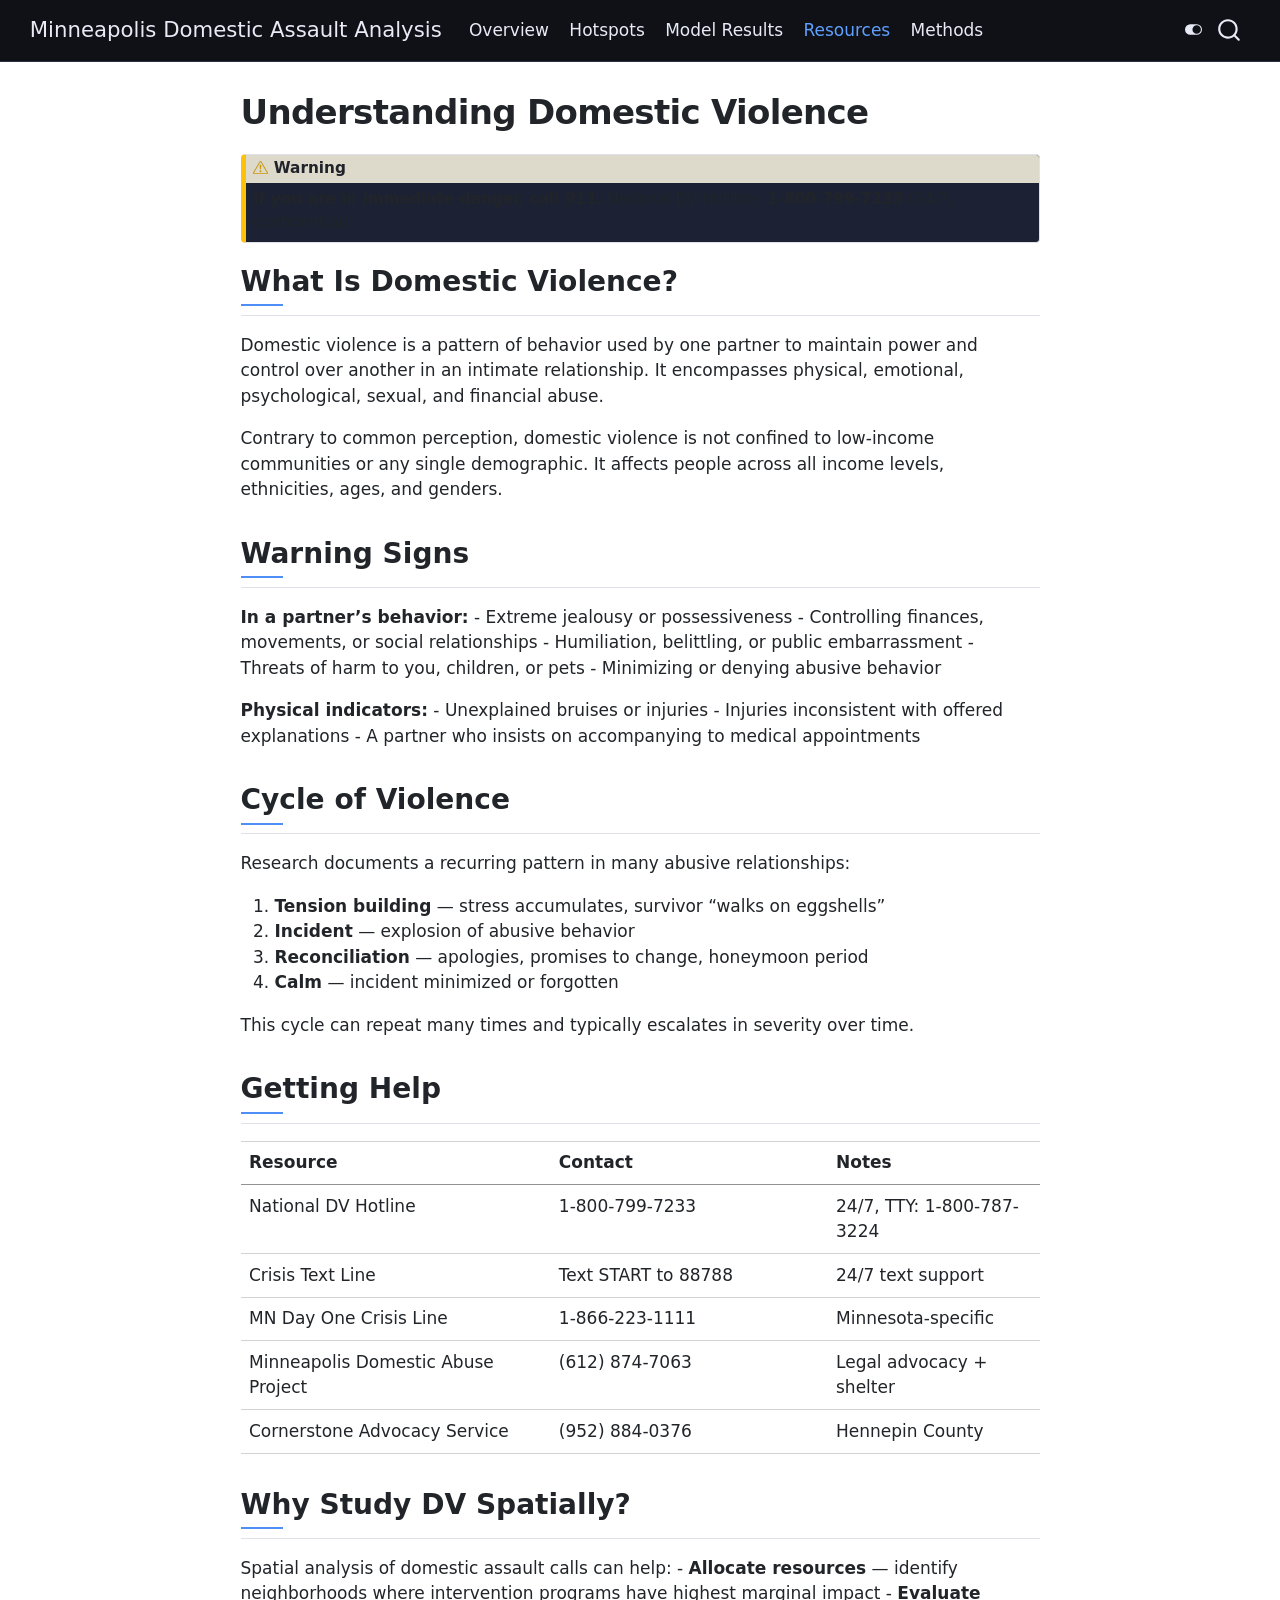
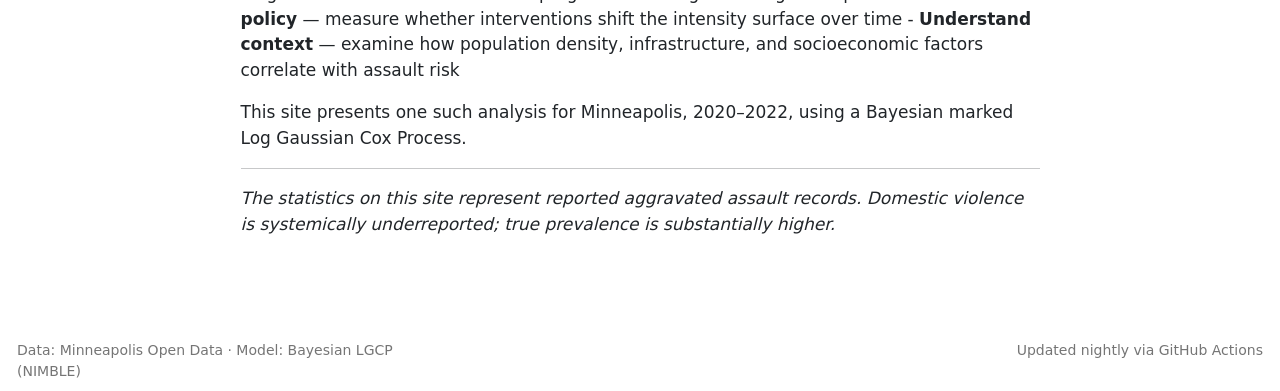
<file: domestic-violence.html>
<!DOCTYPE html>
<html xmlns="http://www.w3.org/1999/xhtml" lang="en" xml:lang="en"><head>

<meta charset="utf-8">
<meta name="generator" content="quarto-1.9.37">

<meta name="viewport" content="width=device-width, initial-scale=1.0, user-scalable=yes">


<title>Understanding Domestic Violence – Minneapolis Domestic Assault Analysis</title>
<style>
/* Default styles provided by pandoc.
** See https://pandoc.org/MANUAL.html#variables-for-html for config info.
*/
code{white-space: pre-wrap;}
span.smallcaps{font-variant: small-caps;}
div.columns{display: flex; gap: min(4vw, 1.5em);}
div.column{flex: auto; overflow-x: auto;}
div.hanging-indent{margin-left: 1.5em; text-indent: -1.5em;}
ul.task-list{list-style: none;}
ul.task-list li input[type="checkbox"] {
  width: 0.8em;
  margin: 0 0.8em 0.2em -1em; /* quarto-specific, see https://github.com/quarto-dev/quarto-cli/issues/4556 */ 
  vertical-align: middle;
}
</style>


<script src="site_libs/quarto-nav/quarto-nav.js"></script>
<script src="site_libs/quarto-nav/headroom.min.js"></script>
<script src="site_libs/clipboard/clipboard.min.js"></script>
<script src="site_libs/quarto-search/autocomplete.umd.js"></script>
<script src="site_libs/quarto-search/fuse.min.js"></script>
<script src="site_libs/quarto-search/quarto-search.js"></script>
<meta name="quarto:offset" content="./">
<link href="./assets/favicon.ico" rel="icon">
<script src="site_libs/quarto-html/quarto.js" type="module"></script>
<script src="site_libs/quarto-html/tabsets/tabsets.js" type="module"></script>
<script src="site_libs/quarto-html/popper.min.js"></script>
<script src="site_libs/quarto-html/tippy.umd.min.js"></script>
<script src="site_libs/quarto-html/anchor.min.js"></script>
<link href="site_libs/quarto-html/tippy.css" rel="stylesheet">
<link href="site_libs/quarto-html/quarto-syntax-highlighting-7f8f88aac4f3542376d5c11b86a4c14d.css" rel="stylesheet" class="quarto-color-scheme" id="quarto-text-highlighting-styles">
<link href="site_libs/quarto-html/quarto-syntax-highlighting-dark-d0ae9245876894da5ac7e18953ecc5cc.css" rel="stylesheet" class="quarto-color-scheme quarto-color-alternate" id="quarto-text-highlighting-styles">
<link href="site_libs/quarto-html/quarto-syntax-highlighting-7f8f88aac4f3542376d5c11b86a4c14d.css" rel="stylesheet" class="quarto-color-scheme-extra" id="quarto-text-highlighting-styles">
<script src="site_libs/bootstrap/bootstrap.min.js"></script>
<link href="site_libs/bootstrap/bootstrap-icons.css" rel="stylesheet">
<link href="site_libs/bootstrap/bootstrap-0390efb6170c3056630f460de137b39d.min.css" rel="stylesheet" append-hash="true" class="quarto-color-scheme" id="quarto-bootstrap" data-mode="light">
<link href="site_libs/bootstrap/bootstrap-dark-131eac4b2a2ee880e4a015db605b187a.min.css" rel="stylesheet" append-hash="true" class="quarto-color-scheme quarto-color-alternate" id="quarto-bootstrap" data-mode="dark">
<link href="site_libs/bootstrap/bootstrap-0390efb6170c3056630f460de137b39d.min.css" rel="stylesheet" append-hash="true" class="quarto-color-scheme-extra" id="quarto-bootstrap" data-mode="light">
<script id="quarto-search-options" type="application/json">{
  "location": "navbar",
  "copy-button": false,
  "collapse-after": 3,
  "panel-placement": "end",
  "type": "overlay",
  "limit": 50,
  "keyboard-shortcut": [
    "f",
    "/",
    "s"
  ],
  "show-item-context": false,
  "language": {
    "search-no-results-text": "No results",
    "search-matching-documents-text": "matching documents",
    "search-copy-link-title": "Copy link to search",
    "search-hide-matches-text": "Hide additional matches",
    "search-more-match-text": "more match in this document",
    "search-more-matches-text": "more matches in this document",
    "search-clear-button-title": "Clear",
    "search-text-placeholder": "",
    "search-detached-cancel-button-title": "Cancel",
    "search-submit-button-title": "Submit",
    "search-label": "Search"
  }
}</script>


</head>

<body class="nav-fixed fullcontent quarto-dark"><script id="quarto-html-before-body" type="application/javascript">
    const toggleBodyColorMode = (bsSheetEl) => {
      const mode = bsSheetEl.getAttribute("data-mode");
      const bodyEl = window.document.querySelector("body");
      if (mode === "dark") {
        bodyEl.classList.add("quarto-dark");
        bodyEl.classList.remove("quarto-light");
      } else {
        bodyEl.classList.add("quarto-light");
        bodyEl.classList.remove("quarto-dark");
      }
    }
    const toggleBodyColorPrimary = () => {
      const bsSheetEl = window.document.querySelector("link#quarto-bootstrap:not([rel=disabled-stylesheet])");
      if (bsSheetEl) {
        toggleBodyColorMode(bsSheetEl);
      }
    }
    const setColorSchemeToggle = (alternate) => {
      const toggles = window.document.querySelectorAll('.quarto-color-scheme-toggle');
      for (let i=0; i < toggles.length; i++) {
        const toggle = toggles[i];
        if (toggle) {
          if (alternate) {
            toggle.classList.add("alternate");
          } else {
            toggle.classList.remove("alternate");
          }
        }
      }
    };
    const toggleColorMode = (alternate) => {
      // Switch the stylesheets
      const primaryStylesheets = window.document.querySelectorAll('link.quarto-color-scheme:not(.quarto-color-alternate)');
      const alternateStylesheets = window.document.querySelectorAll('link.quarto-color-scheme.quarto-color-alternate');
      manageTransitions('#quarto-margin-sidebar .nav-link', false);
      if (alternate) {
        // note: dark is layered on light, we don't disable primary!
        enableStylesheet(alternateStylesheets);
        for (const sheetNode of alternateStylesheets) {
          if (sheetNode.id === "quarto-bootstrap") {
            toggleBodyColorMode(sheetNode);
          }
        }
      } else {
        disableStylesheet(alternateStylesheets);
        enableStylesheet(primaryStylesheets)
        toggleBodyColorPrimary();
      }
      manageTransitions('#quarto-margin-sidebar .nav-link', true);
      // Switch the toggles
      setColorSchemeToggle(alternate)
      // Hack to workaround the fact that safari doesn't
      // properly recolor the scrollbar when toggling (#1455)
      if (navigator.userAgent.indexOf('Safari') > 0 && navigator.userAgent.indexOf('Chrome') == -1) {
        manageTransitions("body", false);
        window.scrollTo(0, 1);
        setTimeout(() => {
          window.scrollTo(0, 0);
          manageTransitions("body", true);
        }, 40);
      }
    }
    const disableStylesheet = (stylesheets) => {
      for (let i=0; i < stylesheets.length; i++) {
        const stylesheet = stylesheets[i];
        stylesheet.rel = 'disabled-stylesheet';
      }
    }
    const enableStylesheet = (stylesheets) => {
      for (let i=0; i < stylesheets.length; i++) {
        const stylesheet = stylesheets[i];
        if(stylesheet.rel !== 'stylesheet') { // for Chrome, which will still FOUC without this check
          stylesheet.rel = 'stylesheet';
        }
      }
    }
    const manageTransitions = (selector, allowTransitions) => {
      const els = window.document.querySelectorAll(selector);
      for (let i=0; i < els.length; i++) {
        const el = els[i];
        if (allowTransitions) {
          el.classList.remove('notransition');
        } else {
          el.classList.add('notransition');
        }
      }
    }
    const isFileUrl = () => {
      return window.location.protocol === 'file:';
    }
    const hasAlternateSentinel = () => {
      let styleSentinel = getColorSchemeSentinel();
      if (styleSentinel !== null) {
        return styleSentinel === "alternate";
      } else {
        return false;
      }
    }
    const setStyleSentinel = (alternate) => {
      const value = alternate ? "alternate" : "default";
      if (!isFileUrl()) {
        window.localStorage.setItem("quarto-color-scheme", value);
      } else {
        localAlternateSentinel = value;
      }
    }
    const getColorSchemeSentinel = () => {
      if (!isFileUrl()) {
        const storageValue = window.localStorage.getItem("quarto-color-scheme");
        return storageValue != null ? storageValue : localAlternateSentinel;
      } else {
        return localAlternateSentinel;
      }
    }
    const toggleGiscusIfUsed = (isAlternate, darkModeDefault) => {
      const baseTheme = document.querySelector('#giscus-base-theme')?.value ?? 'light';
      const alternateTheme = document.querySelector('#giscus-alt-theme')?.value ?? 'dark';
      let newTheme = '';
      if(authorPrefersDark) {
        newTheme = isAlternate ? baseTheme : alternateTheme;
      } else {
        newTheme = isAlternate ? alternateTheme : baseTheme;
      }
      const changeGiscusTheme = () => {
        // From: https://github.com/giscus/giscus/issues/336
        const sendMessage = (message) => {
          const iframe = document.querySelector('iframe.giscus-frame');
          if (!iframe) return;
          iframe.contentWindow.postMessage({ giscus: message }, 'https://giscus.app');
        }
        sendMessage({
          setConfig: {
            theme: newTheme
          }
        });
      }
      const isGiscussLoaded = window.document.querySelector('iframe.giscus-frame') !== null;
      if (isGiscussLoaded) {
        changeGiscusTheme();
      }
    };
    const authorPrefersDark = true;
    const darkModeDefault = authorPrefersDark;
    let localAlternateSentinel = darkModeDefault ? 'alternate' : 'default';
    // Dark / light mode switch
    window.quartoToggleColorScheme = () => {
      // Read the current dark / light value
      let toAlternate = !hasAlternateSentinel();
      toggleColorMode(toAlternate);
      setStyleSentinel(toAlternate);
      toggleGiscusIfUsed(toAlternate, darkModeDefault);
      window.dispatchEvent(new Event('resize'));
    };
    // Switch to dark mode if need be
    if (hasAlternateSentinel()) {
      toggleColorMode(true);
    } else {
      toggleColorMode(false);
    }
  </script>

<div id="quarto-search-results"></div>
  <header id="quarto-header" class="headroom fixed-top">
    <nav class="navbar navbar-expand-lg " data-bs-theme="dark">
      <div class="navbar-container container-fluid">
      <div class="navbar-brand-container mx-auto">
    <a class="navbar-brand" href="./index.html">
    <span class="navbar-title">Minneapolis Domestic Assault Analysis</span>
    </a>
  </div>
            <div id="quarto-search" class="" title="Search"></div>
          <button class="navbar-toggler" type="button" data-bs-toggle="collapse" data-bs-target="#navbarCollapse" aria-controls="navbarCollapse" role="menu" aria-expanded="false" aria-label="Toggle navigation" onclick="if (window.quartoToggleHeadroom) { window.quartoToggleHeadroom(); }">
  <span class="navbar-toggler-icon"></span>
</button>
          <div class="collapse navbar-collapse" id="navbarCollapse">
            <ul class="navbar-nav navbar-nav-scroll me-auto">
  <li class="nav-item">
    <a class="nav-link" href="./index.html"> 
<span class="menu-text">Overview</span></a>
  </li>  
  <li class="nav-item">
    <a class="nav-link" href="./hotspots.html"> 
<span class="menu-text">Hotspots</span></a>
  </li>  
  <li class="nav-item">
    <a class="nav-link" href="./lgcp-results.html"> 
<span class="menu-text">Model Results</span></a>
  </li>  
  <li class="nav-item">
    <a class="nav-link active" href="./domestic-violence.html" aria-current="page"> 
<span class="menu-text">Resources</span></a>
  </li>  
  <li class="nav-item">
    <a class="nav-link" href="./methods.html"> 
<span class="menu-text">Methods</span></a>
  </li>  
</ul>
          </div> <!-- /navcollapse -->
            <div class="quarto-navbar-tools">
  <a href="" class="quarto-color-scheme-toggle quarto-navigation-tool  px-1" onclick="window.quartoToggleColorScheme(); return false;" title="Toggle dark mode"><i class="bi"></i></a>
</div>
      </div> <!-- /container-fluid -->
    </nav>
</header>
<!-- content -->
<div id="quarto-content" class="quarto-container page-columns page-rows-contents page-layout-article page-navbar">
<!-- sidebar -->
<!-- margin-sidebar -->
    
<!-- main -->
<main class="content" id="quarto-document-content">


<header id="title-block-header" class="quarto-title-block default">
<div class="quarto-title">
<h1 class="title">Understanding Domestic Violence</h1>
</div>



<div class="quarto-title-meta">

    
  
    
  </div>
  


</header>


<div class="callout callout-style-default callout-warning callout-titled">
<div class="callout-header d-flex align-content-center">
<div class="callout-icon-container">
<i class="callout-icon"></i>
</div>
<div class="callout-title-container flex-fill">
Warning
</div>
</div>
<div class="callout-body-container callout-body">
<p><strong>If you are in immediate danger, call 911.</strong> National DV Hotline: <strong>1-800-799-7233</strong> (24/7, confidential)</p>
</div>
</div>
<section id="what-is-domestic-violence" class="level2">
<h2 class="anchored" data-anchor-id="what-is-domestic-violence">What Is Domestic Violence?</h2>
<p>Domestic violence is a pattern of behavior used by one partner to maintain power and control over another in an intimate relationship. It encompasses physical, emotional, psychological, sexual, and financial abuse.</p>
<p>Contrary to common perception, domestic violence is not confined to low-income communities or any single demographic. It affects people across all income levels, ethnicities, ages, and genders.</p>
</section>
<section id="warning-signs" class="level2">
<h2 class="anchored" data-anchor-id="warning-signs">Warning Signs</h2>
<p><strong>In a partner’s behavior:</strong> - Extreme jealousy or possessiveness - Controlling finances, movements, or social relationships - Humiliation, belittling, or public embarrassment - Threats of harm to you, children, or pets - Minimizing or denying abusive behavior</p>
<p><strong>Physical indicators:</strong> - Unexplained bruises or injuries - Injuries inconsistent with offered explanations - A partner who insists on accompanying to medical appointments</p>
</section>
<section id="cycle-of-violence" class="level2">
<h2 class="anchored" data-anchor-id="cycle-of-violence">Cycle of Violence</h2>
<p>Research documents a recurring pattern in many abusive relationships:</p>
<ol type="1">
<li><strong>Tension building</strong> — stress accumulates, survivor “walks on eggshells”</li>
<li><strong>Incident</strong> — explosion of abusive behavior</li>
<li><strong>Reconciliation</strong> — apologies, promises to change, honeymoon period</li>
<li><strong>Calm</strong> — incident minimized or forgotten</li>
</ol>
<p>This cycle can repeat many times and typically escalates in severity over time.</p>
</section>
<section id="getting-help" class="level2">
<h2 class="anchored" data-anchor-id="getting-help">Getting Help</h2>
<table class="caption-top table">
<colgroup>
<col style="width: 38%">
<col style="width: 34%">
<col style="width: 26%">
</colgroup>
<thead>
<tr class="header">
<th>Resource</th>
<th>Contact</th>
<th>Notes</th>
</tr>
</thead>
<tbody>
<tr class="odd">
<td>National DV Hotline</td>
<td>1-800-799-7233</td>
<td>24/7, TTY: 1-800-787-3224</td>
</tr>
<tr class="even">
<td>Crisis Text Line</td>
<td>Text START to 88788</td>
<td>24/7 text support</td>
</tr>
<tr class="odd">
<td>MN Day One Crisis Line</td>
<td>1-866-223-1111</td>
<td>Minnesota-specific</td>
</tr>
<tr class="even">
<td>Minneapolis Domestic Abuse Project</td>
<td>(612) 874-7063</td>
<td>Legal advocacy + shelter</td>
</tr>
<tr class="odd">
<td>Cornerstone Advocacy Service</td>
<td>(952) 884-0376</td>
<td>Hennepin County</td>
</tr>
</tbody>
</table>
</section>
<section id="why-study-dv-spatially" class="level2">
<h2 class="anchored" data-anchor-id="why-study-dv-spatially">Why Study DV Spatially?</h2>
<p>Spatial analysis of domestic assault calls can help: - <strong>Allocate resources</strong> — identify neighborhoods where intervention programs have highest marginal impact - <strong>Evaluate policy</strong> — measure whether interventions shift the intensity surface over time - <strong>Understand context</strong> — examine how population density, infrastructure, and socioeconomic factors correlate with assault risk</p>
<p>This site presents one such analysis for Minneapolis, 2020–2022, using a Bayesian marked Log Gaussian Cox Process.</p>
<hr>
<p><em>The statistics on this site represent reported aggravated assault records. Domestic violence is systemically underreported; true prevalence is substantially higher.</em></p>


</section>

</main> <!-- /main -->
<script id="quarto-html-after-body" type="application/javascript">
  window.document.addEventListener("DOMContentLoaded", function (event) {
    // Ensure there is a toggle, if there isn't float one in the top right
    if (window.document.querySelector('.quarto-color-scheme-toggle') === null) {
      const a = window.document.createElement('a');
      a.classList.add('top-right');
      a.classList.add('quarto-color-scheme-toggle');
      a.href = "";
      a.onclick = function() { try { window.quartoToggleColorScheme(); } catch {} return false; };
      const i = window.document.createElement("i");
      i.classList.add('bi');
      a.appendChild(i);
      window.document.body.appendChild(a);
    }
    setColorSchemeToggle(hasAlternateSentinel())
    const icon = "";
    const anchorJS = new window.AnchorJS();
    anchorJS.options = {
      placement: 'right',
      icon: icon
    };
    anchorJS.add('.anchored');
    const isCodeAnnotation = (el) => {
      for (const clz of el.classList) {
        if (clz.startsWith('code-annotation-')) {                     
          return true;
        }
      }
      return false;
    }
    const onCopySuccess = function(e) {
      // button target
      const button = e.trigger;
      // don't keep focus
      button.blur();
      // flash "checked"
      button.classList.add('code-copy-button-checked');
      var currentTitle = button.getAttribute("title");
      button.setAttribute("title", "Copied!");
      let tooltip;
      if (window.bootstrap) {
        button.setAttribute("data-bs-toggle", "tooltip");
        button.setAttribute("data-bs-placement", "left");
        button.setAttribute("data-bs-title", "Copied!");
        tooltip = new bootstrap.Tooltip(button, 
          { trigger: "manual", 
            customClass: "code-copy-button-tooltip",
            offset: [0, -8]});
        tooltip.show();    
      }
      setTimeout(function() {
        if (tooltip) {
          tooltip.hide();
          button.removeAttribute("data-bs-title");
          button.removeAttribute("data-bs-toggle");
          button.removeAttribute("data-bs-placement");
        }
        button.setAttribute("title", currentTitle);
        button.classList.remove('code-copy-button-checked');
      }, 1000);
      // clear code selection
      e.clearSelection();
    }
    const getTextToCopy = function(trigger) {
      const outerScaffold = trigger.parentElement.cloneNode(true);
      const codeEl = outerScaffold.querySelector('code');
      for (const childEl of codeEl.children) {
        if (isCodeAnnotation(childEl)) {
          childEl.remove();
        }
      }
      return codeEl.innerText;
    }
    const clipboard = new window.ClipboardJS('.code-copy-button:not([data-in-quarto-modal])', {
      text: getTextToCopy
    });
    clipboard.on('success', onCopySuccess);
    if (window.document.getElementById('quarto-embedded-source-code-modal')) {
      const clipboardModal = new window.ClipboardJS('.code-copy-button[data-in-quarto-modal]', {
        text: getTextToCopy,
        container: window.document.getElementById('quarto-embedded-source-code-modal')
      });
      clipboardModal.on('success', onCopySuccess);
    }
      var localhostRegex = new RegExp(/^(?:http|https):\/\/localhost\:?[0-9]*\//);
      var mailtoRegex = new RegExp(/^mailto:/);
        var filterRegex = new RegExp('/' + window.location.host + '/');
      var isInternal = (href) => {
          return filterRegex.test(href) || localhostRegex.test(href) || mailtoRegex.test(href);
      }
      // Inspect non-navigation links and adorn them if external
     var links = window.document.querySelectorAll('a[href]:not(.nav-link):not(.navbar-brand):not(.toc-action):not(.sidebar-link):not(.sidebar-item-toggle):not(.pagination-link):not(.no-external):not([aria-hidden]):not(.dropdown-item):not(.quarto-navigation-tool):not(.about-link)');
      for (var i=0; i<links.length; i++) {
        const link = links[i];
        if (!isInternal(link.href)) {
          // undo the damage that might have been done by quarto-nav.js in the case of
          // links that we want to consider external
          if (link.dataset.originalHref !== undefined) {
            link.href = link.dataset.originalHref;
          }
        }
      }
    function tippyHover(el, contentFn, onTriggerFn, onUntriggerFn) {
      const config = {
        allowHTML: true,
        maxWidth: 500,
        delay: 100,
        arrow: false,
        appendTo: function(el) {
            return el.parentElement;
        },
        interactive: true,
        interactiveBorder: 10,
        theme: 'quarto',
        placement: 'bottom-start',
      };
      if (contentFn) {
        config.content = contentFn;
      }
      if (onTriggerFn) {
        config.onTrigger = onTriggerFn;
      }
      if (onUntriggerFn) {
        config.onUntrigger = onUntriggerFn;
      }
      window.tippy(el, config); 
    }
    const noterefs = window.document.querySelectorAll('a[role="doc-noteref"]');
    for (var i=0; i<noterefs.length; i++) {
      const ref = noterefs[i];
      tippyHover(ref, function() {
        // use id or data attribute instead here
        let href = ref.getAttribute('data-footnote-href') || ref.getAttribute('href');
        try { href = new URL(href).hash; } catch {}
        const id = href.replace(/^#\/?/, "");
        const note = window.document.getElementById(id);
        if (note) {
          return note.innerHTML;
        } else {
          return "";
        }
      });
    }
    const xrefs = window.document.querySelectorAll('a.quarto-xref');
    const processXRef = (id, note) => {
      // Strip column container classes
      const stripColumnClz = (el) => {
        el.classList.remove("page-full", "page-columns");
        if (el.children) {
          for (const child of el.children) {
            stripColumnClz(child);
          }
        }
      }
      stripColumnClz(note)
      if (id === null || id.startsWith('sec-')) {
        // Special case sections, only their first couple elements
        const container = document.createElement("div");
        if (note.children && note.children.length > 2) {
          container.appendChild(note.children[0].cloneNode(true));
          for (let i = 1; i < note.children.length; i++) {
            const child = note.children[i];
            if (child.tagName === "P" && child.innerText === "") {
              continue;
            } else {
              container.appendChild(child.cloneNode(true));
              break;
            }
          }
          if (window.Quarto?.typesetMath) {
            window.Quarto.typesetMath(container);
          }
          return container.innerHTML
        } else {
          if (window.Quarto?.typesetMath) {
            window.Quarto.typesetMath(note);
          }
          return note.innerHTML;
        }
      } else {
        // Remove any anchor links if they are present
        const anchorLink = note.querySelector('a.anchorjs-link');
        if (anchorLink) {
          anchorLink.remove();
        }
        if (window.Quarto?.typesetMath) {
          window.Quarto.typesetMath(note);
        }
        if (note.classList.contains("callout")) {
          return note.outerHTML;
        } else {
          return note.innerHTML;
        }
      }
    }
    for (var i=0; i<xrefs.length; i++) {
      const xref = xrefs[i];
      tippyHover(xref, undefined, function(instance) {
        instance.disable();
        let url = xref.getAttribute('href');
        let hash = undefined; 
        if (url.startsWith('#')) {
          hash = url;
        } else {
          try { hash = new URL(url).hash; } catch {}
        }
        if (hash) {
          const id = hash.replace(/^#\/?/, "");
          const note = window.document.getElementById(id);
          if (note !== null) {
            try {
              const html = processXRef(id, note.cloneNode(true));
              instance.setContent(html);
            } finally {
              instance.enable();
              instance.show();
            }
          } else {
            // See if we can fetch this
            fetch(url.split('#')[0])
            .then(res => res.text())
            .then(html => {
              const parser = new DOMParser();
              const htmlDoc = parser.parseFromString(html, "text/html");
              const note = htmlDoc.getElementById(id);
              if (note !== null) {
                const html = processXRef(id, note);
                instance.setContent(html);
              } 
            }).finally(() => {
              instance.enable();
              instance.show();
            });
          }
        } else {
          // See if we can fetch a full url (with no hash to target)
          // This is a special case and we should probably do some content thinning / targeting
          fetch(url)
          .then(res => res.text())
          .then(html => {
            const parser = new DOMParser();
            const htmlDoc = parser.parseFromString(html, "text/html");
            const note = htmlDoc.querySelector('main.content');
            if (note !== null) {
              // This should only happen for chapter cross references
              // (since there is no id in the URL)
              // remove the first header
              if (note.children.length > 0 && note.children[0].tagName === "HEADER") {
                note.children[0].remove();
              }
              const html = processXRef(null, note);
              instance.setContent(html);
            } 
          }).finally(() => {
            instance.enable();
            instance.show();
          });
        }
      }, function(instance) {
      });
    }
        let selectedAnnoteEl;
        const selectorForAnnotation = ( cell, annotation) => {
          let cellAttr = 'data-code-cell="' + cell + '"';
          let lineAttr = 'data-code-annotation="' +  annotation + '"';
          const selector = 'span[' + cellAttr + '][' + lineAttr + ']';
          return selector;
        }
        const selectCodeLines = (annoteEl) => {
          const doc = window.document;
          const targetCell = annoteEl.getAttribute("data-target-cell");
          const targetAnnotation = annoteEl.getAttribute("data-target-annotation");
          const annoteSpan = window.document.querySelector(selectorForAnnotation(targetCell, targetAnnotation));
          const lines = annoteSpan.getAttribute("data-code-lines").split(",");
          const lineIds = lines.map((line) => {
            return targetCell + "-" + line;
          })
          let top = null;
          let height = null;
          let parent = null;
          if (lineIds.length > 0) {
              //compute the position of the single el (top and bottom and make a div)
              const el = window.document.getElementById(lineIds[0]);
              top = el.offsetTop;
              height = el.offsetHeight;
              parent = el.parentElement.parentElement;
            if (lineIds.length > 1) {
              const lastEl = window.document.getElementById(lineIds[lineIds.length - 1]);
              const bottom = lastEl.offsetTop + lastEl.offsetHeight;
              height = bottom - top;
            }
            if (top !== null && height !== null && parent !== null) {
              // cook up a div (if necessary) and position it 
              let div = window.document.getElementById("code-annotation-line-highlight");
              if (div === null) {
                div = window.document.createElement("div");
                div.setAttribute("id", "code-annotation-line-highlight");
                div.style.position = 'absolute';
                parent.appendChild(div);
              }
              div.style.top = top - 2 + "px";
              div.style.height = height + 4 + "px";
              div.style.left = 0;
              let gutterDiv = window.document.getElementById("code-annotation-line-highlight-gutter");
              if (gutterDiv === null) {
                gutterDiv = window.document.createElement("div");
                gutterDiv.setAttribute("id", "code-annotation-line-highlight-gutter");
                gutterDiv.style.position = 'absolute';
                const codeCell = window.document.getElementById(targetCell);
                const gutter = codeCell.querySelector('.code-annotation-gutter');
                gutter.appendChild(gutterDiv);
              }
              gutterDiv.style.top = top - 2 + "px";
              gutterDiv.style.height = height + 4 + "px";
            }
            selectedAnnoteEl = annoteEl;
          }
        };
        const unselectCodeLines = () => {
          const elementsIds = ["code-annotation-line-highlight", "code-annotation-line-highlight-gutter"];
          elementsIds.forEach((elId) => {
            const div = window.document.getElementById(elId);
            if (div) {
              div.remove();
            }
          });
          selectedAnnoteEl = undefined;
        };
          // Handle positioning of the toggle
      window.addEventListener(
        "resize",
        throttle(() => {
          elRect = undefined;
          if (selectedAnnoteEl) {
            selectCodeLines(selectedAnnoteEl);
          }
        }, 10)
      );
      function throttle(fn, ms) {
      let throttle = false;
      let timer;
        return (...args) => {
          if(!throttle) { // first call gets through
              fn.apply(this, args);
              throttle = true;
          } else { // all the others get throttled
              if(timer) clearTimeout(timer); // cancel #2
              timer = setTimeout(() => {
                fn.apply(this, args);
                timer = throttle = false;
              }, ms);
          }
        };
      }
        // Attach click handler to the DT
        const annoteDls = window.document.querySelectorAll('dt[data-target-cell]');
        for (const annoteDlNode of annoteDls) {
          annoteDlNode.addEventListener('click', (event) => {
            const clickedEl = event.target;
            if (clickedEl !== selectedAnnoteEl) {
              unselectCodeLines();
              const activeEl = window.document.querySelector('dt[data-target-cell].code-annotation-active');
              if (activeEl) {
                activeEl.classList.remove('code-annotation-active');
              }
              selectCodeLines(clickedEl);
              clickedEl.classList.add('code-annotation-active');
            } else {
              // Unselect the line
              unselectCodeLines();
              clickedEl.classList.remove('code-annotation-active');
            }
          });
        }
    const findCites = (el) => {
      const parentEl = el.parentElement;
      if (parentEl) {
        const cites = parentEl.dataset.cites;
        if (cites) {
          return {
            el,
            cites: cites.split(' ')
          };
        } else {
          return findCites(el.parentElement)
        }
      } else {
        return undefined;
      }
    };
    var bibliorefs = window.document.querySelectorAll('a[role="doc-biblioref"]');
    for (var i=0; i<bibliorefs.length; i++) {
      const ref = bibliorefs[i];
      const citeInfo = findCites(ref);
      if (citeInfo) {
        tippyHover(citeInfo.el, function() {
          var popup = window.document.createElement('div');
          citeInfo.cites.forEach(function(cite) {
            var citeDiv = window.document.createElement('div');
            citeDiv.classList.add('hanging-indent');
            citeDiv.classList.add('csl-entry');
            var biblioDiv = window.document.getElementById('ref-' + cite);
            if (biblioDiv) {
              citeDiv.innerHTML = biblioDiv.innerHTML;
            }
            popup.appendChild(citeDiv);
          });
          return popup.innerHTML;
        });
      }
    }
  });
  </script>
</div> <!-- /content -->
<footer class="footer">
  <div class="nav-footer">
    <div class="nav-footer-left">
<p>Data: Minneapolis Open Data · Model: Bayesian LGCP (NIMBLE)</p>
</div>   
    <div class="nav-footer-center">
      &nbsp;
    </div>
    <div class="nav-footer-right">
<p>Updated nightly via GitHub Actions</p>
</div>
  </div>
</footer>




</body></html>
</file>
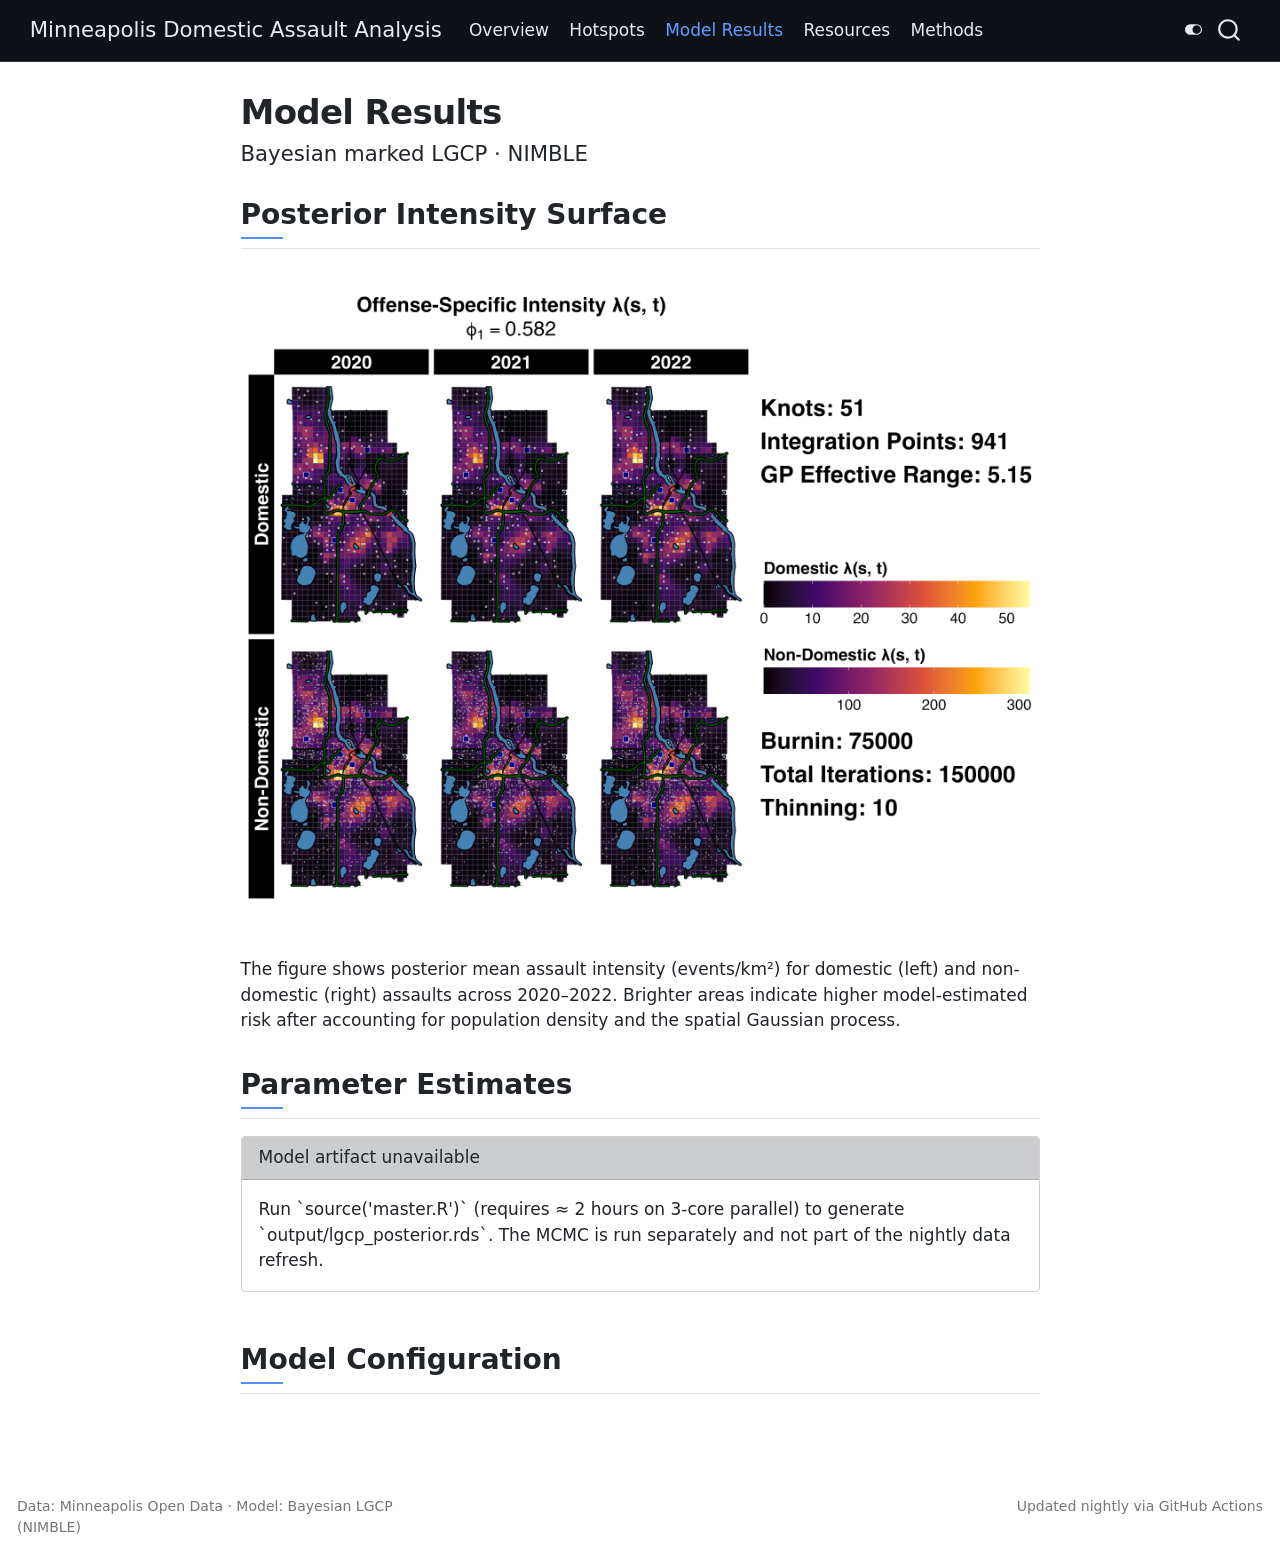
<file: lgcp-results.html>
<!DOCTYPE html>
<html xmlns="http://www.w3.org/1999/xhtml" lang="en" xml:lang="en"><head>

<meta charset="utf-8">
<meta name="generator" content="quarto-1.9.37">

<meta name="viewport" content="width=device-width, initial-scale=1.0, user-scalable=yes">


<title>Model Results – Minneapolis Domestic Assault Analysis</title>
<style>
/* Default styles provided by pandoc.
** See https://pandoc.org/MANUAL.html#variables-for-html for config info.
*/
code{white-space: pre-wrap;}
span.smallcaps{font-variant: small-caps;}
div.columns{display: flex; gap: min(4vw, 1.5em);}
div.column{flex: auto; overflow-x: auto;}
div.hanging-indent{margin-left: 1.5em; text-indent: -1.5em;}
ul.task-list{list-style: none;}
ul.task-list li input[type="checkbox"] {
  width: 0.8em;
  margin: 0 0.8em 0.2em -1em; /* quarto-specific, see https://github.com/quarto-dev/quarto-cli/issues/4556 */ 
  vertical-align: middle;
}
</style>


<script src="site_libs/quarto-nav/quarto-nav.js"></script>
<script src="site_libs/quarto-nav/headroom.min.js"></script>
<script src="site_libs/clipboard/clipboard.min.js"></script>
<script src="site_libs/quarto-search/autocomplete.umd.js"></script>
<script src="site_libs/quarto-search/fuse.min.js"></script>
<script src="site_libs/quarto-search/quarto-search.js"></script>
<meta name="quarto:offset" content="./">
<link href="./assets/favicon.ico" rel="icon">
<script src="site_libs/quarto-html/quarto.js" type="module"></script>
<script src="site_libs/quarto-html/tabsets/tabsets.js" type="module"></script>
<script src="site_libs/quarto-html/popper.min.js"></script>
<script src="site_libs/quarto-html/tippy.umd.min.js"></script>
<script src="site_libs/quarto-html/anchor.min.js"></script>
<link href="site_libs/quarto-html/tippy.css" rel="stylesheet">
<link href="site_libs/quarto-html/quarto-syntax-highlighting-7f8f88aac4f3542376d5c11b86a4c14d.css" rel="stylesheet" class="quarto-color-scheme" id="quarto-text-highlighting-styles">
<link href="site_libs/quarto-html/quarto-syntax-highlighting-dark-d0ae9245876894da5ac7e18953ecc5cc.css" rel="stylesheet" class="quarto-color-scheme quarto-color-alternate" id="quarto-text-highlighting-styles">
<link href="site_libs/quarto-html/quarto-syntax-highlighting-7f8f88aac4f3542376d5c11b86a4c14d.css" rel="stylesheet" class="quarto-color-scheme-extra" id="quarto-text-highlighting-styles">
<script src="site_libs/bootstrap/bootstrap.min.js"></script>
<link href="site_libs/bootstrap/bootstrap-icons.css" rel="stylesheet">
<link href="site_libs/bootstrap/bootstrap-0390efb6170c3056630f460de137b39d.min.css" rel="stylesheet" append-hash="true" class="quarto-color-scheme" id="quarto-bootstrap" data-mode="light">
<link href="site_libs/bootstrap/bootstrap-dark-131eac4b2a2ee880e4a015db605b187a.min.css" rel="stylesheet" append-hash="true" class="quarto-color-scheme quarto-color-alternate" id="quarto-bootstrap" data-mode="dark">
<link href="site_libs/bootstrap/bootstrap-0390efb6170c3056630f460de137b39d.min.css" rel="stylesheet" append-hash="true" class="quarto-color-scheme-extra" id="quarto-bootstrap" data-mode="light">
<script id="quarto-search-options" type="application/json">{
  "location": "navbar",
  "copy-button": false,
  "collapse-after": 3,
  "panel-placement": "end",
  "type": "overlay",
  "limit": 50,
  "keyboard-shortcut": [
    "f",
    "/",
    "s"
  ],
  "show-item-context": false,
  "language": {
    "search-no-results-text": "No results",
    "search-matching-documents-text": "matching documents",
    "search-copy-link-title": "Copy link to search",
    "search-hide-matches-text": "Hide additional matches",
    "search-more-match-text": "more match in this document",
    "search-more-matches-text": "more matches in this document",
    "search-clear-button-title": "Clear",
    "search-text-placeholder": "",
    "search-detached-cancel-button-title": "Cancel",
    "search-submit-button-title": "Submit",
    "search-label": "Search"
  }
}</script>
<link href="site_libs/htmltools-fill-0.5.9/fill.css" rel="stylesheet">
<script src="site_libs/bslib-component-js-0.10.0/components.min.js"></script>
<script src="site_libs/bslib-component-js-0.10.0/web-components.min.js" type="module"></script>
<link href="site_libs/bslib-component-css-0.10.0/components.css" rel="stylesheet">
<script src="site_libs/bslib-tag-require-0.10.0/tag-require.js"></script>
<link href="site_libs/pagedtable-1.1/css/pagedtable.css" rel="stylesheet">
<script src="site_libs/pagedtable-1.1/js/pagedtable.js"></script>


</head>

<body class="nav-fixed fullcontent quarto-dark"><script id="quarto-html-before-body" type="application/javascript">
    const toggleBodyColorMode = (bsSheetEl) => {
      const mode = bsSheetEl.getAttribute("data-mode");
      const bodyEl = window.document.querySelector("body");
      if (mode === "dark") {
        bodyEl.classList.add("quarto-dark");
        bodyEl.classList.remove("quarto-light");
      } else {
        bodyEl.classList.add("quarto-light");
        bodyEl.classList.remove("quarto-dark");
      }
    }
    const toggleBodyColorPrimary = () => {
      const bsSheetEl = window.document.querySelector("link#quarto-bootstrap:not([rel=disabled-stylesheet])");
      if (bsSheetEl) {
        toggleBodyColorMode(bsSheetEl);
      }
    }
    const setColorSchemeToggle = (alternate) => {
      const toggles = window.document.querySelectorAll('.quarto-color-scheme-toggle');
      for (let i=0; i < toggles.length; i++) {
        const toggle = toggles[i];
        if (toggle) {
          if (alternate) {
            toggle.classList.add("alternate");
          } else {
            toggle.classList.remove("alternate");
          }
        }
      }
    };
    const toggleColorMode = (alternate) => {
      // Switch the stylesheets
      const primaryStylesheets = window.document.querySelectorAll('link.quarto-color-scheme:not(.quarto-color-alternate)');
      const alternateStylesheets = window.document.querySelectorAll('link.quarto-color-scheme.quarto-color-alternate');
      manageTransitions('#quarto-margin-sidebar .nav-link', false);
      if (alternate) {
        // note: dark is layered on light, we don't disable primary!
        enableStylesheet(alternateStylesheets);
        for (const sheetNode of alternateStylesheets) {
          if (sheetNode.id === "quarto-bootstrap") {
            toggleBodyColorMode(sheetNode);
          }
        }
      } else {
        disableStylesheet(alternateStylesheets);
        enableStylesheet(primaryStylesheets)
        toggleBodyColorPrimary();
      }
      manageTransitions('#quarto-margin-sidebar .nav-link', true);
      // Switch the toggles
      setColorSchemeToggle(alternate)
      // Hack to workaround the fact that safari doesn't
      // properly recolor the scrollbar when toggling (#1455)
      if (navigator.userAgent.indexOf('Safari') > 0 && navigator.userAgent.indexOf('Chrome') == -1) {
        manageTransitions("body", false);
        window.scrollTo(0, 1);
        setTimeout(() => {
          window.scrollTo(0, 0);
          manageTransitions("body", true);
        }, 40);
      }
    }
    const disableStylesheet = (stylesheets) => {
      for (let i=0; i < stylesheets.length; i++) {
        const stylesheet = stylesheets[i];
        stylesheet.rel = 'disabled-stylesheet';
      }
    }
    const enableStylesheet = (stylesheets) => {
      for (let i=0; i < stylesheets.length; i++) {
        const stylesheet = stylesheets[i];
        if(stylesheet.rel !== 'stylesheet') { // for Chrome, which will still FOUC without this check
          stylesheet.rel = 'stylesheet';
        }
      }
    }
    const manageTransitions = (selector, allowTransitions) => {
      const els = window.document.querySelectorAll(selector);
      for (let i=0; i < els.length; i++) {
        const el = els[i];
        if (allowTransitions) {
          el.classList.remove('notransition');
        } else {
          el.classList.add('notransition');
        }
      }
    }
    const isFileUrl = () => {
      return window.location.protocol === 'file:';
    }
    const hasAlternateSentinel = () => {
      let styleSentinel = getColorSchemeSentinel();
      if (styleSentinel !== null) {
        return styleSentinel === "alternate";
      } else {
        return false;
      }
    }
    const setStyleSentinel = (alternate) => {
      const value = alternate ? "alternate" : "default";
      if (!isFileUrl()) {
        window.localStorage.setItem("quarto-color-scheme", value);
      } else {
        localAlternateSentinel = value;
      }
    }
    const getColorSchemeSentinel = () => {
      if (!isFileUrl()) {
        const storageValue = window.localStorage.getItem("quarto-color-scheme");
        return storageValue != null ? storageValue : localAlternateSentinel;
      } else {
        return localAlternateSentinel;
      }
    }
    const toggleGiscusIfUsed = (isAlternate, darkModeDefault) => {
      const baseTheme = document.querySelector('#giscus-base-theme')?.value ?? 'light';
      const alternateTheme = document.querySelector('#giscus-alt-theme')?.value ?? 'dark';
      let newTheme = '';
      if(authorPrefersDark) {
        newTheme = isAlternate ? baseTheme : alternateTheme;
      } else {
        newTheme = isAlternate ? alternateTheme : baseTheme;
      }
      const changeGiscusTheme = () => {
        // From: https://github.com/giscus/giscus/issues/336
        const sendMessage = (message) => {
          const iframe = document.querySelector('iframe.giscus-frame');
          if (!iframe) return;
          iframe.contentWindow.postMessage({ giscus: message }, 'https://giscus.app');
        }
        sendMessage({
          setConfig: {
            theme: newTheme
          }
        });
      }
      const isGiscussLoaded = window.document.querySelector('iframe.giscus-frame') !== null;
      if (isGiscussLoaded) {
        changeGiscusTheme();
      }
    };
    const authorPrefersDark = true;
    const darkModeDefault = authorPrefersDark;
    let localAlternateSentinel = darkModeDefault ? 'alternate' : 'default';
    // Dark / light mode switch
    window.quartoToggleColorScheme = () => {
      // Read the current dark / light value
      let toAlternate = !hasAlternateSentinel();
      toggleColorMode(toAlternate);
      setStyleSentinel(toAlternate);
      toggleGiscusIfUsed(toAlternate, darkModeDefault);
      window.dispatchEvent(new Event('resize'));
    };
    // Switch to dark mode if need be
    if (hasAlternateSentinel()) {
      toggleColorMode(true);
    } else {
      toggleColorMode(false);
    }
  </script>

<div id="quarto-search-results"></div>
  <header id="quarto-header" class="headroom fixed-top">
    <nav class="navbar navbar-expand-lg " data-bs-theme="dark">
      <div class="navbar-container container-fluid">
      <div class="navbar-brand-container mx-auto">
    <a class="navbar-brand" href="./index.html">
    <span class="navbar-title">Minneapolis Domestic Assault Analysis</span>
    </a>
  </div>
            <div id="quarto-search" class="" title="Search"></div>
          <button class="navbar-toggler" type="button" data-bs-toggle="collapse" data-bs-target="#navbarCollapse" aria-controls="navbarCollapse" role="menu" aria-expanded="false" aria-label="Toggle navigation" onclick="if (window.quartoToggleHeadroom) { window.quartoToggleHeadroom(); }">
  <span class="navbar-toggler-icon"></span>
</button>
          <div class="collapse navbar-collapse" id="navbarCollapse">
            <ul class="navbar-nav navbar-nav-scroll me-auto">
  <li class="nav-item">
    <a class="nav-link" href="./index.html"> 
<span class="menu-text">Overview</span></a>
  </li>  
  <li class="nav-item">
    <a class="nav-link" href="./hotspots.html"> 
<span class="menu-text">Hotspots</span></a>
  </li>  
  <li class="nav-item">
    <a class="nav-link active" href="./lgcp-results.html" aria-current="page"> 
<span class="menu-text">Model Results</span></a>
  </li>  
  <li class="nav-item">
    <a class="nav-link" href="./domestic-violence.html"> 
<span class="menu-text">Resources</span></a>
  </li>  
  <li class="nav-item">
    <a class="nav-link" href="./methods.html"> 
<span class="menu-text">Methods</span></a>
  </li>  
</ul>
          </div> <!-- /navcollapse -->
            <div class="quarto-navbar-tools">
  <a href="" class="quarto-color-scheme-toggle quarto-navigation-tool  px-1" onclick="window.quartoToggleColorScheme(); return false;" title="Toggle dark mode"><i class="bi"></i></a>
</div>
      </div> <!-- /container-fluid -->
    </nav>
</header>
<!-- content -->
<div id="quarto-content" class="quarto-container page-columns page-rows-contents page-layout-article page-navbar">
<!-- sidebar -->
<!-- margin-sidebar -->
    
<!-- main -->
<main class="content" id="quarto-document-content">


<header id="title-block-header" class="quarto-title-block default">
<div class="quarto-title">
<h1 class="title">Model Results</h1>
<p class="subtitle lead">Bayesian marked LGCP · NIMBLE</p>
</div>



<div class="quarto-title-meta">

    
  
    
  </div>
  


</header>


<section id="posterior-intensity-surface" class="level2">
<h2 class="anchored" data-anchor-id="posterior-intensity-surface">Posterior Intensity Surface</h2>
<div class="cell">
<div class="cell-output-display">
<div>
<figure class="figure">
<p><img src="plots/posterior_mean.png" class="img-fluid figure-img" width="1800"></p>
</figure>
</div>
</div>
</div>
<p>The figure shows posterior mean assault intensity (events/km²) for domestic (left) and non-domestic (right) assaults across 2020–2022. Brighter areas indicate higher model-estimated risk after accounting for population density and the spatial Gaussian process.</p>
</section>
<section id="parameter-estimates" class="level2">
<h2 class="anchored" data-anchor-id="parameter-estimates">Parameter Estimates</h2>
<div class="cell">
<div class="cell-output-display">
<div class="card bslib-card bslib-mb-spacing html-fill-item html-fill-container" data-bslib-card-init="" data-require-bs-caller="card()" data-require-bs-version="5">
<div class="card-header bslib-gap-spacing">Model artifact unavailable</div>
<div class="card-body bslib-gap-spacing html-fill-item html-fill-container" style="margin-top:auto;margin-bottom:auto;flex:1 1 auto;">Run `source('master.R')` (requires ≈ 2 hours on 3-core parallel) to generate
       `output/lgcp_posterior.rds`. The MCMC is run separately and not part of the
       nightly data refresh.</div>
<script data-bslib-card-init="">bslib.Card.initializeAllCards();</script>
</div>
</div>
</div>
</section>
<section id="model-configuration" class="level2">
<h2 class="anchored" data-anchor-id="model-configuration">Model Configuration</h2>


</section>

</main> <!-- /main -->
<script id="quarto-html-after-body" type="application/javascript">
  window.document.addEventListener("DOMContentLoaded", function (event) {
    // Ensure there is a toggle, if there isn't float one in the top right
    if (window.document.querySelector('.quarto-color-scheme-toggle') === null) {
      const a = window.document.createElement('a');
      a.classList.add('top-right');
      a.classList.add('quarto-color-scheme-toggle');
      a.href = "";
      a.onclick = function() { try { window.quartoToggleColorScheme(); } catch {} return false; };
      const i = window.document.createElement("i");
      i.classList.add('bi');
      a.appendChild(i);
      window.document.body.appendChild(a);
    }
    setColorSchemeToggle(hasAlternateSentinel())
    const icon = "";
    const anchorJS = new window.AnchorJS();
    anchorJS.options = {
      placement: 'right',
      icon: icon
    };
    anchorJS.add('.anchored');
    const isCodeAnnotation = (el) => {
      for (const clz of el.classList) {
        if (clz.startsWith('code-annotation-')) {                     
          return true;
        }
      }
      return false;
    }
    const onCopySuccess = function(e) {
      // button target
      const button = e.trigger;
      // don't keep focus
      button.blur();
      // flash "checked"
      button.classList.add('code-copy-button-checked');
      var currentTitle = button.getAttribute("title");
      button.setAttribute("title", "Copied!");
      let tooltip;
      if (window.bootstrap) {
        button.setAttribute("data-bs-toggle", "tooltip");
        button.setAttribute("data-bs-placement", "left");
        button.setAttribute("data-bs-title", "Copied!");
        tooltip = new bootstrap.Tooltip(button, 
          { trigger: "manual", 
            customClass: "code-copy-button-tooltip",
            offset: [0, -8]});
        tooltip.show();    
      }
      setTimeout(function() {
        if (tooltip) {
          tooltip.hide();
          button.removeAttribute("data-bs-title");
          button.removeAttribute("data-bs-toggle");
          button.removeAttribute("data-bs-placement");
        }
        button.setAttribute("title", currentTitle);
        button.classList.remove('code-copy-button-checked');
      }, 1000);
      // clear code selection
      e.clearSelection();
    }
    const getTextToCopy = function(trigger) {
      const outerScaffold = trigger.parentElement.cloneNode(true);
      const codeEl = outerScaffold.querySelector('code');
      for (const childEl of codeEl.children) {
        if (isCodeAnnotation(childEl)) {
          childEl.remove();
        }
      }
      return codeEl.innerText;
    }
    const clipboard = new window.ClipboardJS('.code-copy-button:not([data-in-quarto-modal])', {
      text: getTextToCopy
    });
    clipboard.on('success', onCopySuccess);
    if (window.document.getElementById('quarto-embedded-source-code-modal')) {
      const clipboardModal = new window.ClipboardJS('.code-copy-button[data-in-quarto-modal]', {
        text: getTextToCopy,
        container: window.document.getElementById('quarto-embedded-source-code-modal')
      });
      clipboardModal.on('success', onCopySuccess);
    }
      var localhostRegex = new RegExp(/^(?:http|https):\/\/localhost\:?[0-9]*\//);
      var mailtoRegex = new RegExp(/^mailto:/);
        var filterRegex = new RegExp('/' + window.location.host + '/');
      var isInternal = (href) => {
          return filterRegex.test(href) || localhostRegex.test(href) || mailtoRegex.test(href);
      }
      // Inspect non-navigation links and adorn them if external
     var links = window.document.querySelectorAll('a[href]:not(.nav-link):not(.navbar-brand):not(.toc-action):not(.sidebar-link):not(.sidebar-item-toggle):not(.pagination-link):not(.no-external):not([aria-hidden]):not(.dropdown-item):not(.quarto-navigation-tool):not(.about-link)');
      for (var i=0; i<links.length; i++) {
        const link = links[i];
        if (!isInternal(link.href)) {
          // undo the damage that might have been done by quarto-nav.js in the case of
          // links that we want to consider external
          if (link.dataset.originalHref !== undefined) {
            link.href = link.dataset.originalHref;
          }
        }
      }
    function tippyHover(el, contentFn, onTriggerFn, onUntriggerFn) {
      const config = {
        allowHTML: true,
        maxWidth: 500,
        delay: 100,
        arrow: false,
        appendTo: function(el) {
            return el.parentElement;
        },
        interactive: true,
        interactiveBorder: 10,
        theme: 'quarto',
        placement: 'bottom-start',
      };
      if (contentFn) {
        config.content = contentFn;
      }
      if (onTriggerFn) {
        config.onTrigger = onTriggerFn;
      }
      if (onUntriggerFn) {
        config.onUntrigger = onUntriggerFn;
      }
      window.tippy(el, config); 
    }
    const noterefs = window.document.querySelectorAll('a[role="doc-noteref"]');
    for (var i=0; i<noterefs.length; i++) {
      const ref = noterefs[i];
      tippyHover(ref, function() {
        // use id or data attribute instead here
        let href = ref.getAttribute('data-footnote-href') || ref.getAttribute('href');
        try { href = new URL(href).hash; } catch {}
        const id = href.replace(/^#\/?/, "");
        const note = window.document.getElementById(id);
        if (note) {
          return note.innerHTML;
        } else {
          return "";
        }
      });
    }
    const xrefs = window.document.querySelectorAll('a.quarto-xref');
    const processXRef = (id, note) => {
      // Strip column container classes
      const stripColumnClz = (el) => {
        el.classList.remove("page-full", "page-columns");
        if (el.children) {
          for (const child of el.children) {
            stripColumnClz(child);
          }
        }
      }
      stripColumnClz(note)
      if (id === null || id.startsWith('sec-')) {
        // Special case sections, only their first couple elements
        const container = document.createElement("div");
        if (note.children && note.children.length > 2) {
          container.appendChild(note.children[0].cloneNode(true));
          for (let i = 1; i < note.children.length; i++) {
            const child = note.children[i];
            if (child.tagName === "P" && child.innerText === "") {
              continue;
            } else {
              container.appendChild(child.cloneNode(true));
              break;
            }
          }
          if (window.Quarto?.typesetMath) {
            window.Quarto.typesetMath(container);
          }
          return container.innerHTML
        } else {
          if (window.Quarto?.typesetMath) {
            window.Quarto.typesetMath(note);
          }
          return note.innerHTML;
        }
      } else {
        // Remove any anchor links if they are present
        const anchorLink = note.querySelector('a.anchorjs-link');
        if (anchorLink) {
          anchorLink.remove();
        }
        if (window.Quarto?.typesetMath) {
          window.Quarto.typesetMath(note);
        }
        if (note.classList.contains("callout")) {
          return note.outerHTML;
        } else {
          return note.innerHTML;
        }
      }
    }
    for (var i=0; i<xrefs.length; i++) {
      const xref = xrefs[i];
      tippyHover(xref, undefined, function(instance) {
        instance.disable();
        let url = xref.getAttribute('href');
        let hash = undefined; 
        if (url.startsWith('#')) {
          hash = url;
        } else {
          try { hash = new URL(url).hash; } catch {}
        }
        if (hash) {
          const id = hash.replace(/^#\/?/, "");
          const note = window.document.getElementById(id);
          if (note !== null) {
            try {
              const html = processXRef(id, note.cloneNode(true));
              instance.setContent(html);
            } finally {
              instance.enable();
              instance.show();
            }
          } else {
            // See if we can fetch this
            fetch(url.split('#')[0])
            .then(res => res.text())
            .then(html => {
              const parser = new DOMParser();
              const htmlDoc = parser.parseFromString(html, "text/html");
              const note = htmlDoc.getElementById(id);
              if (note !== null) {
                const html = processXRef(id, note);
                instance.setContent(html);
              } 
            }).finally(() => {
              instance.enable();
              instance.show();
            });
          }
        } else {
          // See if we can fetch a full url (with no hash to target)
          // This is a special case and we should probably do some content thinning / targeting
          fetch(url)
          .then(res => res.text())
          .then(html => {
            const parser = new DOMParser();
            const htmlDoc = parser.parseFromString(html, "text/html");
            const note = htmlDoc.querySelector('main.content');
            if (note !== null) {
              // This should only happen for chapter cross references
              // (since there is no id in the URL)
              // remove the first header
              if (note.children.length > 0 && note.children[0].tagName === "HEADER") {
                note.children[0].remove();
              }
              const html = processXRef(null, note);
              instance.setContent(html);
            } 
          }).finally(() => {
            instance.enable();
            instance.show();
          });
        }
      }, function(instance) {
      });
    }
        let selectedAnnoteEl;
        const selectorForAnnotation = ( cell, annotation) => {
          let cellAttr = 'data-code-cell="' + cell + '"';
          let lineAttr = 'data-code-annotation="' +  annotation + '"';
          const selector = 'span[' + cellAttr + '][' + lineAttr + ']';
          return selector;
        }
        const selectCodeLines = (annoteEl) => {
          const doc = window.document;
          const targetCell = annoteEl.getAttribute("data-target-cell");
          const targetAnnotation = annoteEl.getAttribute("data-target-annotation");
          const annoteSpan = window.document.querySelector(selectorForAnnotation(targetCell, targetAnnotation));
          const lines = annoteSpan.getAttribute("data-code-lines").split(",");
          const lineIds = lines.map((line) => {
            return targetCell + "-" + line;
          })
          let top = null;
          let height = null;
          let parent = null;
          if (lineIds.length > 0) {
              //compute the position of the single el (top and bottom and make a div)
              const el = window.document.getElementById(lineIds[0]);
              top = el.offsetTop;
              height = el.offsetHeight;
              parent = el.parentElement.parentElement;
            if (lineIds.length > 1) {
              const lastEl = window.document.getElementById(lineIds[lineIds.length - 1]);
              const bottom = lastEl.offsetTop + lastEl.offsetHeight;
              height = bottom - top;
            }
            if (top !== null && height !== null && parent !== null) {
              // cook up a div (if necessary) and position it 
              let div = window.document.getElementById("code-annotation-line-highlight");
              if (div === null) {
                div = window.document.createElement("div");
                div.setAttribute("id", "code-annotation-line-highlight");
                div.style.position = 'absolute';
                parent.appendChild(div);
              }
              div.style.top = top - 2 + "px";
              div.style.height = height + 4 + "px";
              div.style.left = 0;
              let gutterDiv = window.document.getElementById("code-annotation-line-highlight-gutter");
              if (gutterDiv === null) {
                gutterDiv = window.document.createElement("div");
                gutterDiv.setAttribute("id", "code-annotation-line-highlight-gutter");
                gutterDiv.style.position = 'absolute';
                const codeCell = window.document.getElementById(targetCell);
                const gutter = codeCell.querySelector('.code-annotation-gutter');
                gutter.appendChild(gutterDiv);
              }
              gutterDiv.style.top = top - 2 + "px";
              gutterDiv.style.height = height + 4 + "px";
            }
            selectedAnnoteEl = annoteEl;
          }
        };
        const unselectCodeLines = () => {
          const elementsIds = ["code-annotation-line-highlight", "code-annotation-line-highlight-gutter"];
          elementsIds.forEach((elId) => {
            const div = window.document.getElementById(elId);
            if (div) {
              div.remove();
            }
          });
          selectedAnnoteEl = undefined;
        };
          // Handle positioning of the toggle
      window.addEventListener(
        "resize",
        throttle(() => {
          elRect = undefined;
          if (selectedAnnoteEl) {
            selectCodeLines(selectedAnnoteEl);
          }
        }, 10)
      );
      function throttle(fn, ms) {
      let throttle = false;
      let timer;
        return (...args) => {
          if(!throttle) { // first call gets through
              fn.apply(this, args);
              throttle = true;
          } else { // all the others get throttled
              if(timer) clearTimeout(timer); // cancel #2
              timer = setTimeout(() => {
                fn.apply(this, args);
                timer = throttle = false;
              }, ms);
          }
        };
      }
        // Attach click handler to the DT
        const annoteDls = window.document.querySelectorAll('dt[data-target-cell]');
        for (const annoteDlNode of annoteDls) {
          annoteDlNode.addEventListener('click', (event) => {
            const clickedEl = event.target;
            if (clickedEl !== selectedAnnoteEl) {
              unselectCodeLines();
              const activeEl = window.document.querySelector('dt[data-target-cell].code-annotation-active');
              if (activeEl) {
                activeEl.classList.remove('code-annotation-active');
              }
              selectCodeLines(clickedEl);
              clickedEl.classList.add('code-annotation-active');
            } else {
              // Unselect the line
              unselectCodeLines();
              clickedEl.classList.remove('code-annotation-active');
            }
          });
        }
    const findCites = (el) => {
      const parentEl = el.parentElement;
      if (parentEl) {
        const cites = parentEl.dataset.cites;
        if (cites) {
          return {
            el,
            cites: cites.split(' ')
          };
        } else {
          return findCites(el.parentElement)
        }
      } else {
        return undefined;
      }
    };
    var bibliorefs = window.document.querySelectorAll('a[role="doc-biblioref"]');
    for (var i=0; i<bibliorefs.length; i++) {
      const ref = bibliorefs[i];
      const citeInfo = findCites(ref);
      if (citeInfo) {
        tippyHover(citeInfo.el, function() {
          var popup = window.document.createElement('div');
          citeInfo.cites.forEach(function(cite) {
            var citeDiv = window.document.createElement('div');
            citeDiv.classList.add('hanging-indent');
            citeDiv.classList.add('csl-entry');
            var biblioDiv = window.document.getElementById('ref-' + cite);
            if (biblioDiv) {
              citeDiv.innerHTML = biblioDiv.innerHTML;
            }
            popup.appendChild(citeDiv);
          });
          return popup.innerHTML;
        });
      }
    }
  });
  </script>
</div> <!-- /content -->
<footer class="footer">
  <div class="nav-footer">
    <div class="nav-footer-left">
<p>Data: Minneapolis Open Data · Model: Bayesian LGCP (NIMBLE)</p>
</div>   
    <div class="nav-footer-center">
      &nbsp;
    </div>
    <div class="nav-footer-right">
<p>Updated nightly via GitHub Actions</p>
</div>
  </div>
</footer>




</body></html>
</file>
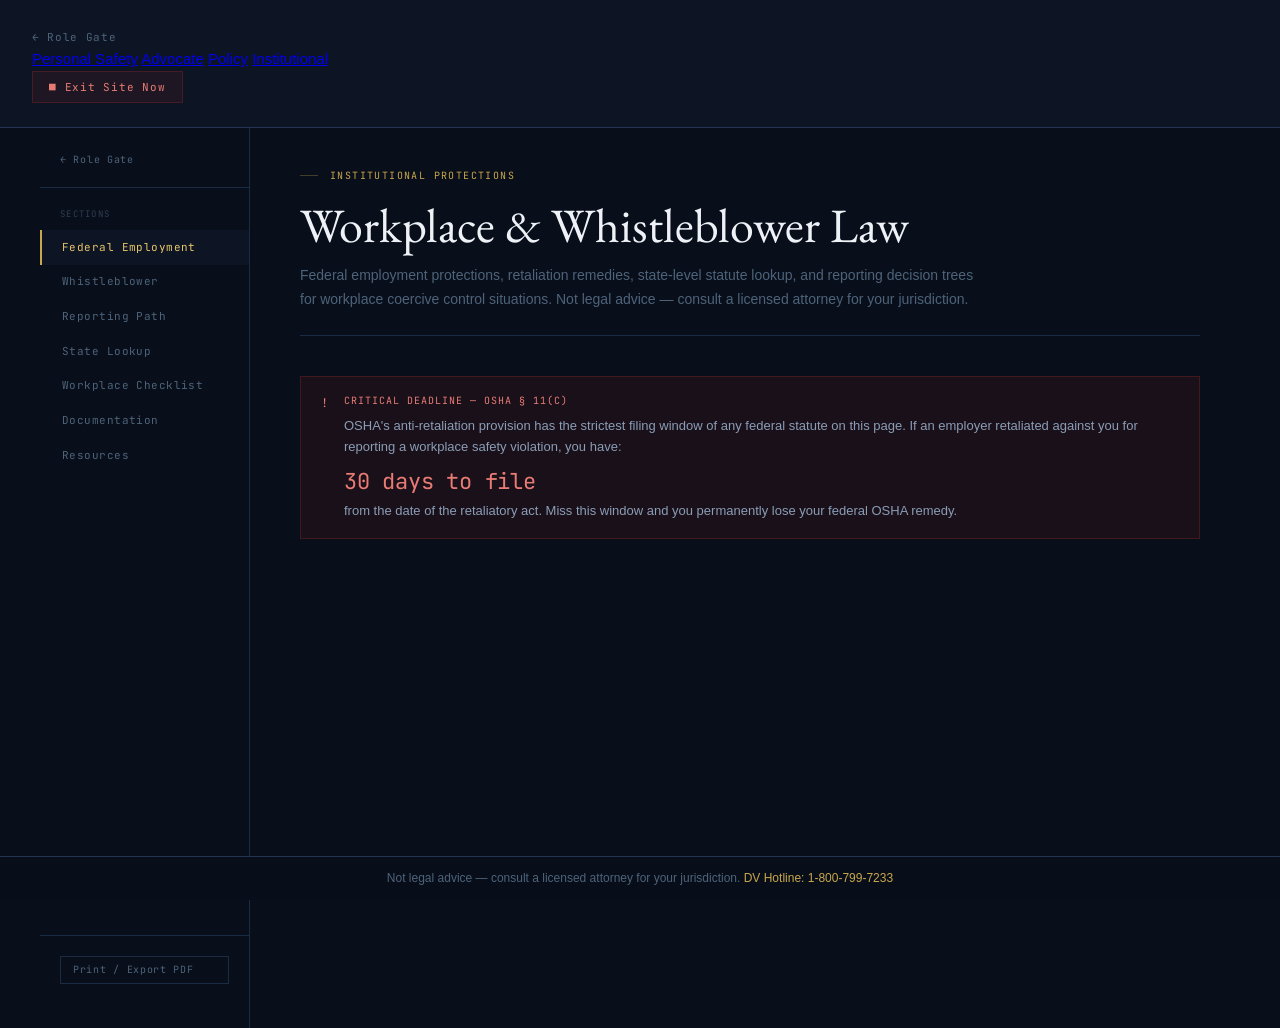
<file: coercive-control-dashboard/institutional.html>
<!DOCTYPE html>
<html lang="en">
<head>
  <meta charset="UTF-8">
  <meta name="viewport" content="width=device-width, initial-scale=1.0">
  <meta name="referrer" content="no-referrer">
  <title>Institutional Protections — Coercive Control</title>
  <link rel="stylesheet" href="styles.css">
  <style>
    /* ── Layout ─────────────────────────────────────────────────────────────── */
    .app-layout {
      display: grid;
      grid-template-columns: 220px 1fr;
      min-height: 100vh;
    }
    @media (max-width: 960px) {
      .app-layout { grid-template-columns: 1fr; }
      .sidebar { position: static; height: auto; border-right: none; border-bottom: 1px solid var(--border); }
    }

    .sidebar {
      position: sticky;
      top: 0;
      height: 100vh;
      overflow-y: auto;
      border-right: 1px solid var(--border);
      background: var(--bg-base);
      padding: 1.5rem 0;
      display: flex;
      flex-direction: column;
    }
    .sidebar-back {
      display: flex;
      align-items: center;
      gap: .4rem;
      font-family: var(--font-mono);
      font-size: 10px;
      color: var(--text-3);
      text-decoration: none;
      letter-spacing: .07em;
      padding: 0 1.25rem 1.25rem;
      border-bottom: 1px solid var(--border);
      margin-bottom: 1.25rem;
      transition: color .12s;
    }
    .sidebar-back:hover { color: var(--gold-mid); }
    .sidebar-label {
      font-family: var(--font-mono);
      font-size: 9px;
      letter-spacing: .14em;
      text-transform: uppercase;
      color: var(--text-4);
      padding: 0 1.25rem .5rem;
    }
    .sidebar-nav { list-style: none; margin: 0; padding: 0; flex: 1; }
    .sidebar-nav a {
      display: flex;
      align-items: center;
      gap: .5rem;
      font-family: var(--font-mono);
      font-size: 11px;
      color: var(--text-3);
      text-decoration: none;
      padding: .55rem 1.25rem;
      letter-spacing: .04em;
      transition: color .1s, background .1s;
      border-left: 2px solid transparent;
    }
    .sidebar-nav a:hover { color: var(--gold-mid); background: var(--bg-surface); border-left-color: var(--border-gold); }
    .sidebar-nav a.active { color: var(--gold-bright); background: var(--bg-surface); border-left-color: var(--gold-mid); }
    .sidebar-actions {
      padding: 1.25rem;
      border-top: 1px solid var(--border);
      display: flex;
      flex-direction: column;
      gap: .5rem;
    }
    .btn-action {
      font-family: var(--font-mono);
      font-size: 10px;
      letter-spacing: .07em;
      color: var(--text-3);
      background: transparent;
      border: 1px solid var(--border);
      padding: .4rem .75rem;
      cursor: pointer;
      text-align: left;
      transition: color .12s, border-color .12s;
    }
    .btn-action:hover { color: var(--gold-mid); border-color: var(--border-gold); }

    /* ── Main ───────────────────────────────────────────────────────────────── */
    .main-content { padding: 2.5rem 2.5rem 5rem; max-width: 1180px; }
    @media (max-width: 600px) { .main-content { padding: 1.5rem 1rem 4rem; } }

    .page-header {
      margin-bottom: 2.5rem;
      padding-bottom: 1.5rem;
      border-bottom: 1px solid var(--border);
    }
    .page-label {
      font-family: var(--font-mono);
      font-size: 10px;
      letter-spacing: .14em;
      text-transform: uppercase;
      color: var(--gold-mid);
      margin-bottom: 1rem;
      display: flex;
      align-items: center;
      gap: .75rem;
    }
    .page-label::before {
      content: '';
      display: block;
      width: 18px;
      height: 1px;
      background: var(--border-gold);
    }
    .page-title {
      font-family: var(--font-display);
      font-size: clamp(28px, 5vw, 48px);
      font-weight: 400;
      line-height: 1.1;
      color: var(--text-1);
      margin-bottom: .75rem;
    }
    .page-desc { font-size: 14px; color: var(--text-3); line-height: 1.7; max-width: 680px; }

    /* ── Section scaffolding ─────────────────────────────────────────────────── */
    .section-panel { margin-bottom: 3rem; }
    .section-h {
      font-family: var(--font-mono);
      font-size: 9px;
      letter-spacing: .14em;
      text-transform: uppercase;
      color: var(--text-4);
      margin-bottom: 1.25rem;
      display: flex;
      align-items: center;
      gap: .75rem;
    }
    .section-h::after { content: ''; flex: 1; height: 1px; background: var(--border); }
    .section-title-lg {
      font-family: var(--font-display);
      font-size: 22px;
      font-weight: 400;
      color: var(--text-1);
      margin-bottom: .625rem;
    }
    .section-intro { font-size: 13px; color: var(--text-3); line-height: 1.7; margin-bottom: 1.5rem; }

    /* ── Alert banner ───────────────────────────────────────────────────────── */
    .alert-critical {
      display: flex;
      gap: 1rem;
      align-items: flex-start;
      background: var(--none-bg);
      border: 1px solid var(--none-border);
      padding: 1rem 1.25rem;
      margin-bottom: 2rem;
    }
    .alert-critical-icon {
      font-family: var(--font-mono);
      font-size: 12px;
      color: var(--none-fg);
      flex-shrink: 0;
      padding-top: 1px;
    }
    .alert-critical-body { flex: 1; }
    .alert-critical-label {
      font-family: var(--font-mono);
      font-size: 10px;
      letter-spacing: .1em;
      text-transform: uppercase;
      color: var(--none-fg);
      margin-bottom: .375rem;
    }
    .alert-critical-text { font-size: 13px; color: var(--text-2); line-height: 1.65; }
    .alert-critical-deadline {
      font-family: var(--font-mono);
      font-size: 22px;
      color: var(--none-fg);
      letter-spacing: -.01em;
      display: block;
      margin-top: .375rem;
    }

    /* ── Federal tables ─────────────────────────────────────────────────────── */
    .fed-section { margin-bottom: 2rem; }
    .fed-section-label {
      font-family: var(--font-mono);
      font-size: 10px;
      letter-spacing: .1em;
      text-transform: uppercase;
      color: var(--gold-dim);
      margin-bottom: .75rem;
    }
    .data-table-wrap { overflow-x: auto; border: 1px solid var(--border); }
    table.fed-table { width: 100%; border-collapse: collapse; font-size: 12px; }
    table.fed-table th {
      background: var(--bg-surface);
      font-family: var(--font-mono);
      font-size: 10px;
      letter-spacing: .07em;
      text-transform: uppercase;
      color: var(--text-3);
      padding: .5rem 1rem;
      text-align: left;
      border-bottom: 1px solid var(--border);
      white-space: nowrap;
    }
    table.fed-table td {
      padding: .75rem 1rem;
      border-bottom: 1px solid var(--border);
      color: var(--text-2);
      vertical-align: top;
    }
    table.fed-table tr:last-child td { border-bottom: none; }
    table.fed-table tr:hover td { background: var(--bg-surface); }
    table.fed-table tr.row-critical td { background: rgba(100,28,28,.07); }
    table.fed-table tr.row-critical:hover td { background: rgba(100,28,28,.14); }
    .statute-name {
      font-family: var(--font-display);
      font-size: 14px;
      color: var(--text-1);
      display: block;
      margin-bottom: .2rem;
    }
    .statute-citation { font-family: var(--font-mono); font-size: 11px; color: var(--text-3); }
    .agency-label { font-family: var(--font-mono); font-size: 11px; color: var(--text-3); }
    .deadline-pill {
      font-family: var(--font-mono);
      font-size: 12px;
      color: var(--gold-mid);
      white-space: nowrap;
    }
    .deadline-pill.deadline-critical { color: var(--none-fg); font-weight: 500; }
    .deadline-none { font-family: var(--font-mono); font-size: 11px; color: var(--text-4); }
    .deadline-note { font-size: 11px; color: var(--text-3); line-height: 1.5; margin-top: .3rem; }
    .statute-link {
      font-family: var(--font-mono);
      font-size: 10px;
      color: var(--gold-dim);
      text-decoration: none;
      transition: color .1s;
    }
    .statute-link:hover { color: var(--gold-mid); }

    /* ── Decision tree ──────────────────────────────────────────────────────── */
    .tree-grid {
      display: grid;
      grid-template-columns: 1fr 1fr;
      gap: 1px;
      background: var(--border);
      border: 1px solid var(--border);
      margin-bottom: 1.5rem;
    }
    @media (max-width: 640px) { .tree-grid { grid-template-columns: 1fr; } }
    .tree-card {
      background: var(--bg-base);
      padding: 1.25rem;
      display: flex;
      flex-direction: column;
      gap: .625rem;
      cursor: pointer;
      transition: background .1s;
    }
    .tree-card:hover { background: var(--bg-surface); }
    .tree-card.selected { background: var(--bg-elevated); border-left: 3px solid var(--gold-mid); }
    .tree-card-num {
      font-family: var(--font-mono);
      font-size: 10px;
      color: var(--gold-dim);
      letter-spacing: .07em;
    }
    .tree-card-q {
      font-family: var(--font-display);
      font-size: 16px;
      color: var(--text-1);
      line-height: 1.4;
    }
    .tree-card-sub { font-size: 12px; color: var(--text-3); line-height: 1.6; }
    .tree-result {
      margin-top: 1rem;
      display: none;
      background: var(--bg-raised);
      border: 1px solid var(--border-gold);
      padding: 1.25rem;
    }
    .tree-result.visible { display: block; }
    .tree-result-header {
      display: flex;
      align-items: baseline;
      justify-content: space-between;
      gap: 1rem;
      margin-bottom: 1rem;
      padding-bottom: .75rem;
      border-bottom: 1px solid var(--border);
      flex-wrap: wrap;
    }
    .tree-result-title {
      font-family: var(--font-display);
      font-size: 20px;
      color: var(--text-1);
    }
    .tree-result-agency {
      font-family: var(--font-mono);
      font-size: 11px;
      color: var(--gold-mid);
    }
    .tree-steps { display: grid; gap: .75rem; }
    .tree-step { display: flex; gap: 1rem; }
    .tree-step-num {
      font-family: var(--font-mono);
      font-size: 11px;
      color: var(--gold-dim);
      flex-shrink: 0;
      padding-top: 2px;
    }
    .tree-step-body { font-size: 13px; color: var(--text-2); line-height: 1.6; }
    .tree-deadline-bar {
      margin-top: 1rem;
      padding: .625rem .875rem;
      display: flex;
      align-items: center;
      gap: 1rem;
      flex-wrap: wrap;
    }
    .tree-deadline-bar.urgent { background: var(--none-bg); border: 1px solid var(--none-border); }
    .tree-deadline-bar.normal { background: var(--pend-bg); border: 1px solid var(--pend-border); }
    .tree-deadline-label {
      font-family: var(--font-mono);
      font-size: 9px;
      letter-spacing: .1em;
      text-transform: uppercase;
      flex-shrink: 0;
    }
    .tree-deadline-bar.urgent .tree-deadline-label { color: var(--none-fg); }
    .tree-deadline-bar.normal .tree-deadline-label { color: var(--pend-fg); }
    .tree-deadline-val {
      font-family: var(--font-mono);
      font-size: 16px;
    }
    .tree-deadline-bar.urgent .tree-deadline-val { color: var(--none-fg); }
    .tree-deadline-bar.normal .tree-deadline-val { color: var(--pend-fg); }
    .tree-deadline-note { font-size: 12px; color: var(--text-3); line-height: 1.5; }

    /* ── State lookup ───────────────────────────────────────────────────────── */
    .lookup-row {
      display: flex;
      align-items: center;
      gap: .75rem;
      margin-bottom: .75rem;
      flex-wrap: wrap;
    }
    .lookup-label {
      font-family: var(--font-mono);
      font-size: 11px;
      color: var(--text-3);
      letter-spacing: .06em;
      white-space: nowrap;
    }
    .lookup-select {
      background: var(--bg-raised);
      border: 1px solid var(--border);
      color: var(--text-1);
      font-family: var(--font-mono);
      font-size: 12px;
      padding: .375rem .625rem;
      outline: none;
      cursor: pointer;
      min-width: 200px;
    }
    .lookup-select:focus { border-color: var(--gold-mid); }
    .state-result {
      display: none;
      background: var(--bg-raised);
      border: 1px solid var(--border);
      padding: 1.125rem 1.25rem;
    }
    .state-result.visible { display: block; }
    .state-result-name {
      font-family: var(--font-display);
      font-size: 20px;
      color: var(--text-1);
      margin-bottom: .75rem;
    }
    .state-result-grid {
      display: grid;
      grid-template-columns: 1fr 1fr;
      gap: 1px;
      background: var(--border);
      border: 1px solid var(--border);
    }
    @media (max-width: 600px) { .state-result-grid { grid-template-columns: 1fr; } }
    .state-result-cell { background: var(--bg-base); padding: 1rem; }
    .src-label {
      font-family: var(--font-mono);
      font-size: 9px;
      letter-spacing: .12em;
      text-transform: uppercase;
      color: var(--text-4);
      margin-bottom: .5rem;
    }
    .src-value {
      font-family: var(--font-display);
      font-size: 16px;
      color: var(--text-1);
      margin-bottom: .375rem;
    }
    .src-note { font-size: 12px; color: var(--text-3); line-height: 1.6; }

    /* ── Checklist ───────────────────────────────────────────────────────────── */
    .checklist-two-col {
      display: grid;
      grid-template-columns: 1fr 1fr;
      gap: 1px;
      background: var(--border);
      border: 1px solid var(--border);
      margin-bottom: 1.5rem;
    }
    @media (max-width: 640px) { .checklist-two-col { grid-template-columns: 1fr; } }
    .checklist-col { background: var(--bg-base); padding: 1.25rem; }
    .checklist-col-label {
      font-family: var(--font-mono);
      font-size: 9px;
      letter-spacing: .12em;
      text-transform: uppercase;
      color: var(--gold-dim);
      margin-bottom: .875rem;
    }
    .checklist-bare { list-style: none; padding: 0; margin: 0; }
    .checklist-bare li {
      display: flex;
      gap: .75rem;
      align-items: flex-start;
      padding: .45rem 0;
      border-bottom: 1px solid var(--border);
      font-size: 13px;
      color: var(--text-2);
      line-height: 1.5;
    }
    .checklist-bare li:last-child { border-bottom: none; }
    .check-sq {
      width: 14px;
      height: 14px;
      border: 1px solid var(--text-4);
      flex-shrink: 0;
      margin-top: 2px;
    }

    /* ── Documentation ────────────────────────────────────────────────────────── */
    .doc-template {
      background: var(--bg-surface);
      border: 1px solid var(--border);
      font-family: var(--font-mono);
      font-size: 12px;
      color: var(--text-2);
      padding: 1.25rem;
      line-height: 1.9;
      white-space: pre;
      overflow-x: auto;
      margin-bottom: 1rem;
    }
    .print-btn {
      font-family: var(--font-mono);
      font-size: 11px;
      letter-spacing: .06em;
      text-transform: uppercase;
      background: none;
      border: 1px solid var(--border-gold);
      color: var(--gold-mid);
      padding: .4rem .875rem;
      cursor: pointer;
      transition: background .12s;
    }
    .print-btn:hover { background: var(--bg-elevated); }

    /* ── Resources ──────────────────────────────────────────────────────────── */
    .resource-grid {
      display: grid;
      grid-template-columns: repeat(auto-fill, minmax(260px, 1fr));
      gap: 1px;
      background: var(--border);
      border: 1px solid var(--border);
    }
    .resource-card {
      background: var(--bg-base);
      padding: 1rem 1.125rem;
      display: flex;
      flex-direction: column;
      gap: .375rem;
    }
    .resource-name {
      font-family: var(--font-display);
      font-size: 15px;
      color: var(--text-1);
      line-height: 1.2;
    }
    .resource-meta { display: flex; flex-wrap: wrap; gap: .3rem; margin-top: .125rem; }
    .resource-contact { margin-top: auto; padding-top: .5rem; }
    .resource-link {
      font-family: var(--font-mono);
      font-size: 11px;
      color: var(--gold-mid);
      text-decoration: none;
      display: block;
      word-break: break-all;
    }
    .resource-link:hover { color: var(--gold-bright); }
    .resource-empty {
      padding: 2rem;
      color: var(--text-3);
      font-family: var(--font-mono);
      font-size: 12px;
      grid-column: 1 / -1;
    }

    .important-note {
      margin-top: .875rem;
      padding: .625rem .75rem;
      background: var(--pend-bg);
      border: 1px solid var(--pend-border);
    }
    .important-note-label {
      font-family: var(--font-mono);
      font-size: 10px;
      color: var(--pend-fg);
      letter-spacing: .08em;
      margin-bottom: .25rem;
    }
    .important-note-body { font-size: 12px; color: var(--text-2); line-height: 1.6; }

    /* ── Print ──────────────────────────────────────────────────────────────── */
    @media print {
      .sidebar, .site-header, .footer-bar { display: none; }
      .app-layout { display: block; }
      .main-content { padding: 0; max-width: 100%; }
      .tree-card { break-inside: avoid; }
    }
  </style>
</head>
<body>
  <header class="site-header">
    <div class="header-inner">
      <a class="back-link" href="index.html" style="font-family:var(--font-mono);font-size:11px;color:var(--text-3);text-decoration:none;letter-spacing:.06em;">&#8592; Role Gate</a>
      <nav class="header-nav">
        <a href="survivor.html">Personal Safety</a>
        <a href="advocate.html">Advocate</a>
        <a href="policy.html">Policy</a>
        <a href="institutional.html" class="active">Institutional</a>
      </nav>
      <button class="exit-site-btn" onclick="leaveNow()" aria-label="Exit site immediately">&#9632; Exit Site Now</button>
    </div>
  </header>

  <div class="app-layout">
    <nav class="sidebar">
      <a class="sidebar-back" href="index.html">&#8592; Role Gate</a>
      <div class="sidebar-label">Sections</div>
      <ul class="sidebar-nav">
        <li><a href="#federal-employment" class="active">Federal Employment</a></li>
        <li><a href="#whistleblower">Whistleblower</a></li>
        <li><a href="#decision-tree">Reporting Path</a></li>
        <li><a href="#state-lookup">State Lookup</a></li>
        <li><a href="#checklist">Workplace Checklist</a></li>
        <li><a href="#documentation">Documentation</a></li>
        <li><a href="#resources">Resources</a></li>
      </ul>
      <div class="sidebar-actions">
        <button class="btn-action" onclick="window.print()">Print / Export PDF</button>
      </div>
    </nav>

    <main class="main-content">

      <div class="page-header">
        <div class="page-label">Institutional Protections</div>
        <h1 class="page-title">Workplace &amp; Whistleblower Law</h1>
        <p class="page-desc">Federal employment protections, retaliation remedies, state-level statute lookup, and reporting decision trees for workplace coercive control situations. Not legal advice — consult a licensed attorney for your jurisdiction.</p>
      </div>

      <!-- OSHA 30-day critical alert — rendered statically, not from data -->
      <div class="alert-critical" role="alert" aria-label="Critical filing deadline warning">
        <div class="alert-critical-icon">!</div>
        <div class="alert-critical-body">
          <div class="alert-critical-label">Critical Deadline — OSHA § 11(c)</div>
          <div class="alert-critical-text">
            OSHA's anti-retaliation provision has the strictest filing window of any federal statute on this page. If an employer retaliated against you for reporting a workplace safety violation, you have:
            <span class="alert-critical-deadline">30 days to file</span>
            from the date of the retaliatory act. Miss this window and you permanently lose your federal OSHA remedy.
          </div>
        </div>
      </div>

      <!-- FEDERAL EMPLOYMENT PROTECTIONS -->
      <section id="federal-employment" class="section-panel">
        <div class="section-h">Federal Employment Protections</div>
        <h2 class="section-title-lg">Employment Statutes</h2>
        <p class="section-intro">Four federal statutes create floors for workplace protection. State law may provide broader coverage — use the State Lookup below.</p>
        <div class="fed-section">
          <div class="data-table-wrap">
            <table class="fed-table" id="workplace-table" aria-label="Federal workplace protection statutes">
              <thead>
                <tr>
                  <th>Statute</th>
                  <th>Agency</th>
                  <th>Filing Deadline</th>
                  <th>Scope</th>
                </tr>
              </thead>
              <tbody id="workplace-tbody"></tbody>
            </table>
          </div>
        </div>
      </section>

      <!-- WHISTLEBLOWER PROTECTIONS -->
      <section id="whistleblower" class="section-panel">
        <div class="section-h">Whistleblower Protections</div>
        <h2 class="section-title-lg">Whistleblower Statutes</h2>
        <p class="section-intro">Retaliation for reporting financial fraud, securities violations, or safety hazards is independently actionable under these federal statutes.</p>
        <div class="fed-section">
          <div class="data-table-wrap">
            <table class="fed-table" id="whistleblower-table" aria-label="Federal whistleblower protection statutes">
              <thead>
                <tr>
                  <th>Statute</th>
                  <th>Agency</th>
                  <th>Filing Deadline</th>
                  <th>Scope</th>
                </tr>
              </thead>
              <tbody id="whistleblower-tbody"></tbody>
            </table>
          </div>
        </div>
      </section>

      <!-- REPORTING DECISION TREE -->
      <section id="decision-tree" class="section-panel">
        <div class="section-h">Reporting Path</div>
        <h2 class="section-title-lg">Which Agency Do I File With?</h2>
        <p class="section-intro">Select the scenario that most closely matches your situation. Filing with the wrong agency can forfeit your deadline.</p>

        <div class="tree-grid">
          <div class="tree-card" role="button" tabindex="0" onclick="selectPath('eeoc')" onkeydown="if(event.key==='Enter')selectPath('eeoc')">
            <div class="tree-card-num">PATH 01</div>
            <div class="tree-card-q">Workplace harassment, discrimination, or hostile environment</div>
            <div class="tree-card-sub">Rooted in sex, disability, protected class — or coercive control tactics imported into the workplace by an intimate partner or coworker.</div>
          </div>
          <div class="tree-card" role="button" tabindex="0" onclick="selectPath('fmla')" onkeydown="if(event.key==='Enter')selectPath('fmla')">
            <div class="tree-card-num">PATH 02</div>
            <div class="tree-card-q">Need leave for trauma, medical care, or safety planning</div>
            <div class="tree-card-sub">Employer denied or interfered with medical or family leave — or retaliated after you requested it.</div>
          </div>
          <div class="tree-card" role="button" tabindex="0" onclick="selectPath('nlrb')" onkeydown="if(event.key==='Enter')selectPath('nlrb')">
            <div class="tree-card-num">PATH 03</div>
            <div class="tree-card-q">Disciplined for organizing or collective workplace complaint</div>
            <div class="tree-card-sub">Employer retaliated against you for acting with coworkers — with or without a union — to address a shared workplace concern.</div>
          </div>
          <div class="tree-card" role="button" tabindex="0" onclick="selectPath('osha')" onkeydown="if(event.key==='Enter')selectPath('osha')">
            <div class="tree-card-num">PATH 04 — URGENT</div>
            <div class="tree-card-q">Retaliated for reporting a safety violation to OSHA</div>
            <div class="tree-card-sub">You reported a hazard to OSHA or raised a safety concern internally, and the employer retaliated within the last 30 days.</div>
          </div>
        </div>

        <div class="tree-result" id="tree-result" aria-live="polite"></div>
      </section>

      <!-- STATE LOOKUP -->
      <section id="state-lookup" class="section-panel">
        <div class="section-h">State Retaliation Context</div>
        <h2 class="section-title-lg">State Law Lookup</h2>
        <p class="section-intro">Many states have broader workplace retaliation protections than federal law. This lookup surfaces each state's coercive control statute status — a key indicator of how state courts may interpret workplace abuse claims.</p>

        <div class="lookup-row">
          <label class="lookup-label" for="state-lookup-select">Select state:</label>
          <select id="state-lookup-select" class="lookup-select" onchange="lookupState(this.value)" aria-label="State lookup selector">
            <option value="">— Select a state —</option>
          </select>
        </div>

        <div class="state-result" id="state-result"></div>
      </section>

      <!-- WORKPLACE ABUSE CHECKLIST -->
      <section id="checklist" class="section-panel">
        <div class="section-h">Workplace Abuse Checklist</div>
        <h2 class="section-title-lg">Recognizing the Pattern</h2>
        <p class="section-intro">Coercive control often follows survivors into the workplace. These behaviors may constitute hostile work environment, stalking, or retaliation under federal and state law.</p>

        <div class="checklist-two-col">
          <div class="checklist-col">
            <div class="checklist-col-label">From an intimate partner</div>
            <ul class="checklist-bare">
              <li><span class="check-sq" aria-hidden="true"></span>Calls, texts, or shows up at your workplace repeatedly despite requests to stop</li>
              <li><span class="check-sq" aria-hidden="true"></span>Contacts your employer, supervisor, or coworkers to damage your reputation</li>
              <li><span class="check-sq" aria-hidden="true"></span>Threatens to sabotage your employment, report you to HR, or send embarrassing material</li>
              <li><span class="check-sq" aria-hidden="true"></span>Monitors your location via device or shared apps during work hours</li>
              <li><span class="check-sq" aria-hidden="true"></span>Controls access to transportation, childcare, or finances to prevent you from going to work</li>
              <li><span class="check-sq" aria-hidden="true"></span>Causes injuries timed to your work schedule to force absences</li>
              <li><span class="check-sq" aria-hidden="true"></span>Uses your workplace contact information gained without consent</li>
            </ul>
          </div>
          <div class="checklist-col">
            <div class="checklist-col-label">From an employer or coworker</div>
            <ul class="checklist-bare">
              <li><span class="check-sq" aria-hidden="true"></span>Disproportionate discipline after you disclosed a personal safety situation</li>
              <li><span class="check-sq" aria-hidden="true"></span>Denied leave, accommodation request, or schedule flexibility without explanation</li>
              <li><span class="check-sq" aria-hidden="true"></span>HR investigation opened shortly after you raised a concern or complaint</li>
              <li><span class="check-sq" aria-hidden="true"></span>Performance review downgraded after return from leave</li>
              <li><span class="check-sq" aria-hidden="true"></span>Transferred, reassigned, or isolated after disclosing abuse to a supervisor</li>
              <li><span class="check-sq" aria-hidden="true"></span>Coworker or supervisor shares or amplifies personal information about your situation</li>
              <li><span class="check-sq" aria-hidden="true"></span>Employer failed to take action after you reported workplace harassment or safety threat</li>
            </ul>
          </div>
        </div>

        <div class="important-note">
          <div class="important-note-label">Document Everything</div>
          <p class="important-note-body">Pattern evidence matters in workplace coercive control claims. Each incident alone may fall below a legal threshold — the pattern across incidents is the claim. Use the template below to log each event with date, time, witnesses, and outcome.</p>
        </div>
      </section>

      <!-- DOCUMENTATION TOOLKIT -->
      <section id="documentation" class="section-panel">
        <div class="section-h">Documentation</div>
        <h2 class="section-title-lg">Workplace Incident Log</h2>
        <p class="section-intro">Use this template for each incident. Keep copies in two locations not accessible to the subject — encrypted cloud storage and a personal device not connected to work networks.</p>

        <pre class="doc-template">WORKPLACE INCIDENT LOG — CONFIDENTIAL
══════════════════════════════════════════════════════════════

Date of incident:    ___________________________
Time:                ___________________________
Location:            ___________________________  (building, floor, room, remote)
My role / position:  ___________________________
Subject of entry:    ___________________________  (name + relationship: supervisor / coworker / IP)

─── INCIDENT DESCRIPTION ───────────────────────────────────────────
(Use exact words. Note tone, volume, context.)




─── WITNESSES ──────────────────────────────────────────────────────
Name:                ___________________________  Role: ____________
Name:                ___________________________  Role: ____________

─── EVIDENCE PRESERVED ─────────────────────────────────────────────
☐ Email / message screenshot (filename: ______________)
☐ Call log export (filename: __________________)
☐ Physical item (describe + storage location): ___________________
☐ Medical/clinical record obtained: ___________________________

─── EMPLOYER NOTICE ────────────────────────────────────────────────
Did you notify HR or a supervisor?   ☐ Yes  ☐ No
If yes — to whom:    ___________________________
Date/time reported:  ___________________________
Their response:      ___________________________

─── IMPACT ─────────────────────────────────────────────────────────
Work impact (missed time, performance, pay):


Safety impact (fear, physical harm, housing):


─── NEXT STEP ──────────────────────────────────────────────────────
☐ EEOC charge       deadline: _____________
☐ NLRB charge       deadline: _____________
☐ OSHA complaint    STRICT 30-DAY DEADLINE: _____________
☐ Consult attorney  scheduled: _____________

Documented by: __________________________ Date logged: ___________</pre>

        <div style="display:flex;gap:.75rem;align-items:center;flex-wrap:wrap;">
          <button class="print-btn" onclick="window.print()">Print Template</button>
          <span style="font-family:var(--font-mono);font-size:11px;color:var(--text-4);">Or save as PDF — Cmd+P / Ctrl+P</span>
        </div>
      </section>

      <!-- RESOURCE DIRECTORY -->
      <section id="resources" class="section-panel">
        <div class="section-h">Resources</div>
        <h2 class="section-title-lg">Workplace &amp; Whistleblower Resources</h2>
        <p class="section-intro">Organizations providing legal support, advocacy, and direct assistance for workplace and whistleblower situations.</p>
        <div class="resource-grid" id="resource-grid"></div>
      </section>

    </main>
  </div>

  <footer class="footer-bar">
    <span>Not legal advice — consult a licensed attorney for your jurisdiction.</span>
    <a href="https://www.thehotline.org/" target="_blank" rel="noopener noreferrer">DV Hotline: 1-800-799-7233</a>
  </footer>

  <script>
  (() => {
    'use strict';

    const STALE_MS = 365 * 24 * 60 * 60 * 1000;
    const TODAY = Date.now();

    const TYPE_LABELS = {
      crisis: 'Crisis', legal: 'Legal', digital: 'Digital',
      advocacy: 'Advocacy', policy: 'Policy', whistleblower: 'Whistleblower'
    };

    const CC_STATUS_LABELS = {
      criminal: 'Criminal Statute',
      civil: 'Civil Provision Only',
      both: 'Criminal + Civil',
      pending: 'Pending Legislation',
      none: 'No Statute'
    };

    const REPORTING_PATHS = {
      eeoc: {
        title: 'File with the EEOC',
        agency: 'Equal Employment Opportunity Commission',
        deadlineDays: 180,
        deadlineExtended: 300,
        urgency: 'normal',
        steps: [
          'File a charge of discrimination at eeoc.gov or at a local EEOC field office. You cannot sue under Title VII or ADA without first exhausting the EEOC process.',
          'The EEOC will notify the employer and may attempt mediation. If no resolution, you receive a Right to Sue letter — you then have 90 days to file a federal lawsuit.',
          'If your state has a Fair Employment Practices Agency (FEPA), the deadline extends to 300 days. Filing with the state agency is cross-filed with the EEOC automatically in dual-filing states.',
          'Preserve all related documentation — emails, performance reviews, HR communications — before filing. Evidence requested after filing may be harder to obtain.'
        ],
        deadlineNote: '300 days in dual-filing FEPA states'
      },
      fmla: {
        title: 'File with DOL Wage and Hour Division',
        agency: 'Department of Labor',
        deadlineDays: null,
        urgency: 'normal',
        steps: [
          'FMLA does not require a formal charge before suing — you may file directly in federal court. However, filing an administrative complaint with the DOL Wage and Hour Division is a common first step and may lead to faster resolution.',
          'Notify your employer of your need for leave as soon as practicable. FMLA requires you to provide enough information that the employer can recognize the leave may be FMLA-qualifying.',
          'Keep records of your leave request, any medical certifications submitted, and all employer responses or denials.',
          'FMLA applies to employers with 50+ employees within 75 miles. If your employer is smaller, look for state equivalents — many states cover smaller employers.'
        ],
        deadlineNote: 'No federal administrative deadline, but the 2-year statute of limitations (3 years for willful violations) applies to private lawsuits'
      },
      nlrb: {
        title: 'File an Unfair Labor Practice charge with NLRB',
        agency: 'National Labor Relations Board',
        deadlineDays: 180,
        urgency: 'normal',
        steps: [
          'File a charge (Form NLRB-501) at the regional NLRB office covering your worksite. The NLRB investigates unfair labor practice charges at no cost to you.',
          'The charge must be filed within 180 days of the unfair labor practice. Evidence older than 180 days may still support the pattern but cannot anchor the charge.',
          'You do not need a union to file. NLRA § 7 protects concerted activity — two or more employees acting together to address a shared workplace concern — even without union representation.',
          'If the NLRB finds merit, it issues a complaint and the case proceeds to a hearing before an administrative law judge. Remedies include reinstatement, back pay, and cessation of the unlawful conduct.'
        ],
        deadlineNote: null
      },
      osha: {
        title: 'File OSHA § 11(c) Complaint — URGENT',
        agency: 'Occupational Safety and Health Administration',
        deadlineDays: 30,
        urgency: 'urgent',
        steps: [
          'File immediately. OSHA § 11(c) has a strict 30-day filing window. Call 1-800-321-OSHA (6742) or submit online at osha.gov to initiate the complaint. Do not wait to consult an attorney first — file to preserve the deadline, then seek counsel.',
          'The complaint must allege that: (1) you engaged in a protected activity (reported a safety concern to OSHA or internally), and (2) the employer took adverse action because of that activity.',
          'OSHA investigates and may issue a citation. Remedies include reinstatement, back pay, attorney fees, and compensatory damages.',
          'If OSHA does not act within 90 days of your complaint, you may file a complaint in federal district court directly under § 11(c).'
        ],
        deadlineNote: 'Strict 30-day window — no exceptions'
      }
    };

    function isStale(dateStr) {
      if (!dateStr) return false;
      return TODAY - new Date(dateStr).getTime() > STALE_MS;
    }

    function makeTag(text, cls) {
      const span = document.createElement('span');
      span.className = 'badge' + (cls ? ' ' + cls : '');
      span.textContent = text;
      return span;
    }

    function buildFedTable(statutes, tbodyId) {
      const tbody = document.getElementById(tbodyId);
      if (!tbody || !statutes) return;
      while (tbody.firstChild) tbody.removeChild(tbody.firstChild);

      statutes.forEach(s => {
        const isCritical = s.filing_deadline_days === 30;
        const tr = document.createElement('tr');
        if (isCritical) tr.className = 'row-critical';

        // Statute + citation
        const tdStat = document.createElement('td');
        const nameEl = document.createElement('span');
        nameEl.className = 'statute-name';
        nameEl.textContent = s.statute;
        tdStat.appendChild(nameEl);
        const citEl = document.createElement('div');
        citEl.className = 'statute-citation';
        citEl.textContent = s.citation;
        tdStat.appendChild(citEl);
        if (s.url) {
          const lnk = document.createElement('a');
          lnk.className = 'statute-link';
          lnk.href = s.url;
          lnk.target = '_blank';
          lnk.rel = 'noopener noreferrer';
          lnk.textContent = 'Official source ↗';
          tdStat.appendChild(lnk);
        }
        tr.appendChild(tdStat);

        // Agency
        const tdAgency = document.createElement('td');
        const agEl = document.createElement('span');
        agEl.className = 'agency-label';
        agEl.textContent = s.agency;
        tdAgency.appendChild(agEl);
        if (isStale(s.last_verified)) {
          const stale = document.createElement('div');
          stale.style.cssText = 'font-family:var(--font-mono);font-size:10px;color:var(--warn-fg);margin-top:.25rem;';
          stale.textContent = '△ Data may be stale';
          tdAgency.appendChild(stale);
        }
        tr.appendChild(tdAgency);

        // Deadline
        const tdDl = document.createElement('td');
        if (s.filing_deadline_days) {
          const pill = document.createElement('div');
          pill.className = 'deadline-pill' + (isCritical ? ' deadline-critical' : '');
          pill.textContent = s.filing_deadline_days + ' days';
          tdDl.appendChild(pill);
          if (s.extended_deadline_days) {
            const ext = document.createElement('div');
            ext.className = 'deadline-note';
            ext.textContent = s.extended_deadline_days + ' days — ' + s.extended_deadline_note;
            tdDl.appendChild(ext);
          }
          if (isCritical) {
            const warn = document.createElement('div');
            warn.style.cssText = 'font-family:var(--font-mono);font-size:10px;color:var(--none-fg);margin-top:.3rem;letter-spacing:.05em;';
            warn.textContent = 'STRICT — no extensions';
            tdDl.appendChild(warn);
          }
        } else {
          const none = document.createElement('span');
          none.className = 'deadline-none';
          none.textContent = 'No filing deadline';
          tdDl.appendChild(none);
          if (s.scope && s.scope.toLowerCase().includes('statute of limitations')) {
            const note = document.createElement('div');
            note.className = 'deadline-note';
            note.textContent = 'Civil SOL applies — consult counsel';
            tdDl.appendChild(note);
          }
        }
        tr.appendChild(tdDl);

        // Scope
        const tdScope = document.createElement('td');
        tdScope.style.cssText = 'font-size:12px;color:var(--text-3);line-height:1.6;max-width:320px;';
        tdScope.textContent = s.scope;
        tr.appendChild(tdScope);

        tbody.appendChild(tr);
      });
    }

    window.selectPath = function(key) {
      document.querySelectorAll('.tree-card').forEach(c => c.classList.remove('selected'));
      const cards = document.querySelectorAll('.tree-card');
      const PATHS = ['eeoc','fmla','nlrb','osha'];
      const idx = PATHS.indexOf(key);
      if (idx >= 0 && cards[idx]) cards[idx].classList.add('selected');

      const path = REPORTING_PATHS[key];
      if (!path) return;

      const result = document.getElementById('tree-result');
      while (result.firstChild) result.removeChild(result.firstChild);

      const header = document.createElement('div');
      header.className = 'tree-result-header';
      const titleEl = document.createElement('div');
      titleEl.className = 'tree-result-title';
      titleEl.textContent = path.title;
      header.appendChild(titleEl);
      const agencyEl = document.createElement('div');
      agencyEl.className = 'tree-result-agency';
      agencyEl.textContent = path.agency;
      header.appendChild(agencyEl);
      result.appendChild(header);

      const stepsEl = document.createElement('div');
      stepsEl.className = 'tree-steps';
      path.steps.forEach((text, i) => {
        const row = document.createElement('div');
        row.className = 'tree-step';
        const num = document.createElement('span');
        num.className = 'tree-step-num';
        num.textContent = String(i + 1).padStart(2, '0');
        row.appendChild(num);
        const body = document.createElement('p');
        body.className = 'tree-step-body';
        body.textContent = text;
        row.appendChild(body);
        stepsEl.appendChild(row);
      });
      result.appendChild(stepsEl);

      const bar = document.createElement('div');
      bar.className = 'tree-deadline-bar ' + (path.urgency === 'urgent' ? 'urgent' : 'normal');
      const barLabel = document.createElement('span');
      barLabel.className = 'tree-deadline-label';
      barLabel.textContent = 'Filing Deadline';
      bar.appendChild(barLabel);
      const barVal = document.createElement('span');
      barVal.className = 'tree-deadline-val';
      barVal.textContent = path.deadlineDays ? path.deadlineDays + ' days' : 'None (SOL applies)';
      bar.appendChild(barVal);
      if (path.deadlineNote) {
        const barNote = document.createElement('span');
        barNote.className = 'tree-deadline-note';
        barNote.textContent = path.deadlineNote;
        bar.appendChild(barNote);
      }
      result.appendChild(bar);

      result.classList.add('visible');
      result.scrollIntoView({ behavior: 'smooth', block: 'nearest' });
    };

    function buildStateSelect(states) {
      const sel = document.getElementById('state-lookup-select');
      [...states].sort((a, b) => a.name.localeCompare(b.name)).forEach(s => {
        const opt = document.createElement('option');
        opt.value = s.abbr;
        opt.textContent = s.name;
        sel.appendChild(opt);
      });
    }

    let stateByAbbr = {};

    window.lookupState = function(abbr) {
      const s = stateByAbbr[abbr];
      const container = document.getElementById('state-result');
      if (!s || !abbr) { container.classList.remove('visible'); return; }

      while (container.firstChild) container.removeChild(container.firstChild);

      const nameEl = document.createElement('div');
      nameEl.className = 'state-result-name';
      nameEl.textContent = s.name;
      container.appendChild(nameEl);

      const grid = document.createElement('div');
      grid.className = 'state-result-grid';

      // CC statute cell
      const cc = s.coercive_control || {};
      const ccCell = document.createElement('div');
      ccCell.className = 'state-result-cell';
      const ccLabel = document.createElement('div');
      ccLabel.className = 'src-label';
      ccLabel.textContent = 'Coercive Control Statute';
      ccCell.appendChild(ccLabel);
      const ccVal = document.createElement('div');
      ccVal.className = 'src-value';
      ccVal.textContent = CC_STATUS_LABELS[cc.status] || cc.status || 'Unknown';
      ccCell.appendChild(ccVal);
      if (cc.statute) {
        const ccStat = document.createElement('div');
        ccStat.className = 'src-note';
        ccStat.textContent = cc.statute;
        ccCell.appendChild(ccStat);
      }
      if (cc.scope_note) {
        const ccScope = document.createElement('div');
        ccScope.className = 'src-note';
        ccScope.style.marginTop = '.375rem';
        ccScope.textContent = cc.scope_note;
        ccCell.appendChild(ccScope);
      }
      if (cc.status === 'criminal' || cc.status === 'both') {
        const note = document.createElement('div');
        note.style.cssText = 'margin-top:.625rem;padding:.5rem .625rem;background:var(--ok-bg);border:1px solid var(--ok-border);font-size:12px;color:var(--ok-fg);line-height:1.5;';
        note.textContent = 'State criminal statute may support parallel state workplace retaliation claims. Consult a state employment attorney.';
        ccCell.appendChild(note);
      }
      grid.appendChild(ccCell);

      // Recording cell
      const rec = s.recording || {};
      const recCell = document.createElement('div');
      recCell.className = 'state-result-cell';
      const recLabel = document.createElement('div');
      recLabel.className = 'src-label';
      recLabel.textContent = 'Recording Consent Tier';
      recCell.appendChild(recLabel);
      const recVal = document.createElement('div');
      recVal.className = 'src-value';
      const tier = (rec.tier || '').replace(/-/g, ' ').replace(/\b\w/g, c => c.toUpperCase());
      recVal.textContent = tier || '—';
      recCell.appendChild(recVal);
      if (rec.statute) {
        const recStat = document.createElement('div');
        recStat.className = 'src-note';
        recStat.textContent = rec.statute;
        recCell.appendChild(recStat);
      }
      if (rec.practical) {
        const recPrac = document.createElement('div');
        recPrac.className = 'src-note';
        recPrac.style.marginTop = '.375rem';
        recPrac.textContent = rec.practical;
        recCell.appendChild(recPrac);
      }
      if (rec.tier === 'all-party') {
        const warn = document.createElement('div');
        warn.style.cssText = 'margin-top:.625rem;padding:.5rem .625rem;background:var(--warn-bg);border:1px solid var(--warn-border);font-size:12px;color:var(--warn-fg);line-height:1.5;';
        warn.textContent = 'All-party consent state. Do not record workplace conversations without all parties’ consent — doing so may be a criminal offense.';
        recCell.appendChild(warn);
      }
      grid.appendChild(recCell);

      container.appendChild(grid);
      container.classList.add('visible');
    };

    function buildResources(resources) {
      const workplaceResources = resources.filter(r =>
        (r.populations || []).some(p => p === 'workplace') ||
        r.type === 'whistleblower'
      );
      const grid = document.getElementById('resource-grid');
      while (grid.firstChild) grid.removeChild(grid.firstChild);

      if (!workplaceResources.length) {
        const empty = document.createElement('div');
        empty.className = 'resource-empty';
        empty.textContent = 'No resources found.';
        grid.appendChild(empty);
        return;
      }

      workplaceResources.forEach(r => {
        const card = document.createElement('div');
        card.className = 'resource-card';

        const name = document.createElement('div');
        name.className = 'resource-name';
        name.textContent = r.name;
        card.appendChild(name);

        const meta = document.createElement('div');
        meta.className = 'resource-meta';
        if (r.type) meta.appendChild(makeTag(TYPE_LABELS[r.type] || r.type, 'badge--pend'));
        (r.populations || []).forEach(p => meta.appendChild(makeTag(p)));
        (r.languages || []).slice(0, 3).forEach(l => meta.appendChild(makeTag(l)));
        card.appendChild(meta);

        const contact = document.createElement('div');
        contact.className = 'resource-contact';
        if (r.phone) {
          const phone = document.createElement('div');
          phone.style.cssText = 'font-family:var(--font-mono);font-size:12px;color:var(--text-2);';
          phone.textContent = r.phone + (r.text ? ' · ' + r.text : '');
          contact.appendChild(phone);
        }
        if (r.url) {
          const link = document.createElement('a');
          link.className = 'resource-link';
          link.href = r.url;
          link.target = '_blank';
          link.rel = 'noopener noreferrer';
          link.textContent = r.url.replace(/^https?:\/\//, '');
          contact.appendChild(link);
        }
        card.appendChild(contact);
        grid.appendChild(card);
      });
    }

    async function init() {
      try {
        const data = await fetch('data.json').then(r => r.json());

        // Federal tables
        buildFedTable((data.federal || {}).workplace || [], 'workplace-tbody');
        buildFedTable((data.federal || {}).whistleblower || [], 'whistleblower-tbody');

        // State lookup
        (data.states || []).forEach(s => { stateByAbbr[s.abbr] = s; });
        buildStateSelect(data.states || []);

        // Resources
        buildResources(data.resources_national || []);

      } catch (err) {
        console.error('Initialization failed:', err);
      }
    }

    // Sidebar active-link tracking via IntersectionObserver
    const observer = new IntersectionObserver(entries => {
      entries.forEach(entry => {
        if (entry.isIntersecting) {
          const id = entry.target.id;
          document.querySelectorAll('.sidebar-nav a').forEach(l => {
            l.classList.toggle('active', l.getAttribute('href') === '#' + id);
          });
        }
      });
    }, { threshold: .2 });
    document.querySelectorAll('section[id]').forEach(s => observer.observe(s));

    init();
  })();

  function leaveNow() { window.location.replace('https://www.google.com'); }
  document.addEventListener('keydown', e => { if (e.key === 'Escape') leaveNow(); });
  </script>
</body>
</html>
</file>
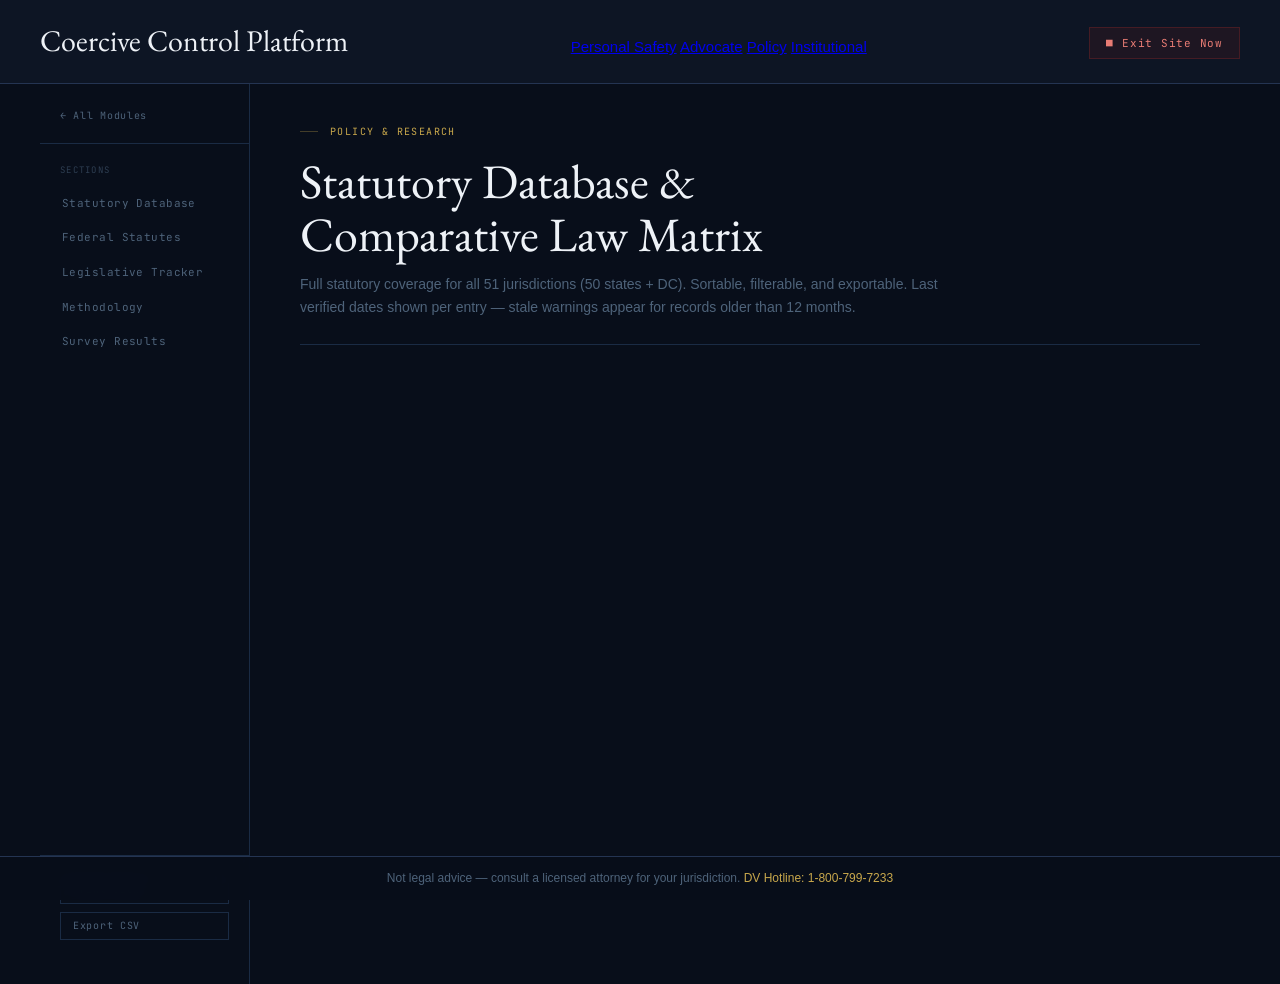
<file: coercive-control-dashboard/policy.html>
<!DOCTYPE html>
<html lang="en">
<head>
  <meta charset="UTF-8">
  <meta name="viewport" content="width=device-width, initial-scale=1.0">
  <meta name="referrer" content="no-referrer">
  <title>Policy &amp; Research — Coercive Control</title>
  <link rel="stylesheet" href="styles.css">
  <style>
    .app-layout { display: grid; grid-template-columns: 220px 1fr; min-height: 100vh; }
    .sidebar { position: sticky; top: 0; height: 100vh; overflow-y: auto; border-right: 1px solid var(--border); background: var(--bg-base); padding: 1.5rem 0; display: flex; flex-direction: column; }
    .sidebar-back { display: flex; align-items: center; gap: .4rem; font-family: var(--font-mono); font-size: 10px; color: var(--text-3); text-decoration: none; letter-spacing: .07em; padding: 0 1.25rem 1.25rem; border-bottom: 1px solid var(--border); margin-bottom: 1.25rem; transition: color .12s; }
    .sidebar-back:hover { color: var(--gold-mid); }
    .sidebar-label { font-family: var(--font-mono); font-size: 9px; letter-spacing: .14em; text-transform: uppercase; color: var(--text-4); padding: 0 1.25rem .5rem; }
    .sidebar-nav { list-style: none; margin: 0; padding: 0; flex: 1; }
    .sidebar-nav a { display: flex; align-items: center; gap: .5rem; font-family: var(--font-mono); font-size: 11px; color: var(--text-3); text-decoration: none; padding: .55rem 1.25rem; letter-spacing: .04em; transition: color .1s, background .1s; border-left: 2px solid transparent; }
    .sidebar-nav a:hover { color: var(--gold-mid); background: var(--bg-surface); border-left-color: var(--border-gold); }
    .sidebar-nav a.active { color: var(--gold-bright); background: var(--bg-surface); border-left-color: var(--gold-mid); }
    .sidebar-actions { padding: 1.25rem; border-top: 1px solid var(--border); display: flex; flex-direction: column; gap: .5rem; }
    .btn-action { font-family: var(--font-mono); font-size: 10px; letter-spacing: .07em; color: var(--text-3); background: transparent; border: 1px solid var(--border); padding: .4rem .75rem; cursor: pointer; text-align: left; transition: color .12s, border-color .12s; }
    .btn-action:hover { color: var(--gold-mid); border-color: var(--border-gold); }

    .main-content { padding: 2.5rem 2.5rem 5rem; max-width: 1180px; }
    .page-header { margin-bottom: 2.5rem; padding-bottom: 1.5rem; border-bottom: 1px solid var(--border); }
    .page-label { font-family: var(--font-mono); font-size: 10px; letter-spacing: .14em; text-transform: uppercase; color: var(--gold-mid); margin-bottom: 1rem; display: flex; align-items: center; gap: .75rem; }
    .page-label::before { content: ''; display: block; width: 18px; height: 1px; background: var(--border-gold); }
    .page-title { font-family: var(--font-display); font-size: clamp(28px, 5vw, 48px); font-weight: 400; line-height: 1.1; color: var(--text-1); margin-bottom: .75rem; }
    .page-desc { font-size: 14px; color: var(--text-3); line-height: 1.7; max-width: 680px; }

    .section-panel { margin-bottom: 3rem; }
    .section-h { font-family: var(--font-mono); font-size: 9px; letter-spacing: .14em; text-transform: uppercase; color: var(--text-4); margin-bottom: 1.25rem; display: flex; align-items: center; gap: .75rem; }
    .section-h::after { content: ''; flex: 1; height: 1px; background: var(--border); }
    .section-title-lg { font-family: var(--font-display); font-size: 22px; font-weight: 400; color: var(--text-1); margin-bottom: .625rem; }
    .section-intro { font-size: 13px; color: var(--text-3); line-height: 1.7; margin-bottom: 1.5rem; }

    /* Toolbar */
    .table-toolbar { display: flex; flex-wrap: wrap; gap: .625rem; align-items: center; margin-bottom: 1rem; }
    .toolbar-input { background: var(--bg-raised); border: 1px solid var(--border); color: var(--text-1); font-family: var(--font-mono); font-size: 12px; padding: .4rem .75rem; outline: none; min-width: 200px; }
    .toolbar-input:focus { border-color: var(--gold-mid); }
    .toolbar-select { background: var(--bg-raised); border: 1px solid var(--border); color: var(--text-2); font-family: var(--font-mono); font-size: 11px; padding: .4rem .625rem; cursor: pointer; outline: none; }
    .toolbar-select:focus { border-color: var(--gold-mid); }
    .toolbar-right { margin-left: auto; display: flex; gap: .5rem; }
    .btn-csv { font-family: var(--font-mono); font-size: 10px; letter-spacing: .07em; color: var(--gold-mid); background: transparent; border: 1px solid var(--border-gold); padding: .4rem .875rem; cursor: pointer; transition: background .1s; }
    .btn-csv:hover { background: rgba(201,168,76,.08); }

    /* Data table */
    .data-table-wrap { overflow-x: auto; border: 1px solid var(--border); }
    table.data-table { width: 100%; border-collapse: collapse; font-size: 12px; }
    table.data-table thead th { background: var(--bg-surface); color: var(--text-3); font-family: var(--font-mono); font-size: 10px; letter-spacing: .07em; text-transform: uppercase; padding: .625rem 1rem; text-align: left; border-bottom: 1px solid var(--border); white-space: nowrap; cursor: pointer; user-select: none; }
    table.data-table thead th:hover { color: var(--gold-mid); }
    table.data-table thead th .sort-arrow { opacity: .4; margin-left: .3em; }
    table.data-table thead th.sort-asc .sort-arrow::after { content: '↑'; opacity: 1; color: var(--gold-mid); }
    table.data-table thead th.sort-desc .sort-arrow::after { content: '↓'; opacity: 1; color: var(--gold-mid); }
    table.data-table tbody tr { border-bottom: 1px solid var(--border); }
    table.data-table tbody tr:last-child { border-bottom: none; }
    table.data-table tbody tr:hover td { background: var(--bg-surface); }
    table.data-table tbody td { padding: .75rem 1rem; color: var(--text-2); vertical-align: top; }
    table.data-table tbody td.mono { font-family: var(--font-mono); font-size: 11px; }
    .table-empty { padding: 2rem 1.5rem; font-family: var(--font-mono); font-size: 12px; color: var(--text-4); text-align: center; }
    .row-count { font-family: var(--font-mono); font-size: 11px; color: var(--text-4); margin-top: .625rem; }

    /* Badges */
    .badge-cc { font-family: var(--font-mono); font-size: 10px; padding: .2rem .5rem; border: 1px solid; display: inline-block; }
    .badge-cc.criminal { background: var(--ok-bg); color: var(--ok-fg); border-color: var(--ok-border); }
    .badge-cc.civil { background: var(--warn-bg); color: var(--warn-fg); border-color: var(--warn-border); }
    .badge-cc.both { background: rgba(232,197,106,.08); color: var(--gold-mid); border-color: var(--border-gold); }
    .badge-cc.pending { background: var(--pend-bg); color: var(--pend-fg); border-color: var(--pend-border); }
    .badge-cc.none { background: var(--none-bg); color: var(--none-fg); border-color: var(--none-border); }
    .badge-rec { font-family: var(--font-mono); font-size: 10px; padding: .2rem .5rem; border: 1px solid var(--border); display: inline-block; color: var(--text-2); }
    .badge-stale { font-family: var(--font-mono); font-size: 9px; color: var(--warn-fg); margin-left: .4rem; }
    .badge-pilot { font-family: var(--font-mono); font-size: 9px; color: var(--pend-fg); margin-left: .4rem; }

    /* Federal table */
    .fed-section { margin-bottom: 2rem; }
    .fed-section-label { font-family: var(--font-mono); font-size: 10px; letter-spacing: .1em; text-transform: uppercase; color: var(--gold-dim); margin-bottom: .75rem; }
    table.fed-table { width: 100%; border-collapse: collapse; font-size: 12px; }
    table.fed-table th { background: var(--bg-surface); font-family: var(--font-mono); font-size: 10px; letter-spacing: .07em; text-transform: uppercase; color: var(--text-3); padding: .5rem 1rem; text-align: left; border-bottom: 1px solid var(--border); }
    table.fed-table td { padding: .75rem 1rem; border-bottom: 1px solid var(--border); color: var(--text-2); vertical-align: top; }
    table.fed-table tr:last-child td { border-bottom: none; }
    table.fed-table tr:hover td { background: var(--bg-surface); }
    .deadline-pill { font-family: var(--font-mono); font-size: 11px; color: var(--gold-mid); white-space: nowrap; }
    .agency-label { font-family: var(--font-mono); font-size: 11px; color: var(--text-3); }
    .statute-name { font-family: var(--font-display); font-size: 14px; color: var(--text-1); }
    .statute-citation { font-family: var(--font-mono); font-size: 11px; color: var(--text-3); }

    /* Legislative tracker */
    .tracker-grid { display: grid; gap: 1px; background: var(--border); border: 1px solid var(--border); }
    .tracker-row { background: var(--bg-base); padding: 1rem 1.25rem; display: grid; grid-template-columns: 1fr auto; gap: 1rem; align-items: start; }
    .tracker-row:hover { background: var(--bg-surface); }
    .bill-num { font-family: var(--font-mono); font-size: 11px; color: var(--gold-mid); margin-bottom: .25rem; }
    .bill-state-name { font-family: var(--font-mono); font-size: 10px; color: var(--text-4); margin-bottom: .3rem; }
    .bill-title { font-size: 13px; color: var(--text-1); margin-bottom: .3rem; line-height: 1.5; }
    .bill-action { font-family: var(--font-mono); font-size: 11px; color: var(--text-4); }
    .bill-date { font-family: var(--font-mono); font-size: 11px; color: var(--text-3); white-space: nowrap; }
    .tracker-empty { padding: 2rem 1.25rem; font-family: var(--font-mono); font-size: 12px; color: var(--text-4); background: var(--bg-base); }

    /* Methodology */
    .method-grid { display: grid; grid-template-columns: 1fr 1fr; gap: 1px; background: var(--border); border: 1px solid var(--border); margin-bottom: 1.5rem; }
    .method-cell { background: var(--bg-base); padding: 1.25rem 1.5rem; }
    .method-label { font-family: var(--font-mono); font-size: 9px; letter-spacing: .12em; text-transform: uppercase; color: var(--gold-dim); margin-bottom: .625rem; }
    .method-body { font-size: 13px; color: var(--text-2); line-height: 1.7; }
    .method-body a { color: var(--gold-mid); text-decoration: none; }
    .method-body a:hover { color: var(--gold-bright); }

    .survey-anchor-block { border: 1px solid var(--border); padding: 1.5rem; background: var(--bg-surface); }
    .survey-status-label { font-family: var(--font-mono); font-size: 9px; letter-spacing: .12em; text-transform: uppercase; color: var(--text-4); margin-bottom: .5rem; }
    .survey-status-value { font-family: var(--font-display); font-size: 18px; color: var(--text-2); margin-bottom: .875rem; }
    .survey-note { font-size: 13px; color: var(--text-3); line-height: 1.65; }
    .survey-cta { display: inline-block; margin-top: 1rem; font-family: var(--font-mono); font-size: 11px; color: var(--gold-mid); text-decoration: none; letter-spacing: .06em; }
    .survey-cta:hover { color: var(--gold-bright); }

    @media (max-width: 960px) {
      .app-layout { grid-template-columns: 1fr; }
      .sidebar { position: static; height: auto; border-right: none; border-bottom: 1px solid var(--border); flex-direction: row; flex-wrap: wrap; padding: .875rem 1.25rem; gap: .75rem; }
      .sidebar-nav { display: flex; flex-wrap: wrap; gap: .25rem; }
      .sidebar-nav a { padding: .35rem .625rem; border-left: none; border-bottom: 2px solid transparent; }
      .sidebar-back { border-bottom: none; margin-bottom: 0; padding: 0; }
      .sidebar-label { display: none; }
      .sidebar-actions { border-top: none; padding: 0; flex-direction: row; }
      .main-content { padding: 1.5rem 1.25rem 4rem; }
    }
    @media (max-width: 640px) { .method-grid { grid-template-columns: 1fr; } }
    @media print {
      .sidebar { display: none; }
      .app-layout { grid-template-columns: 1fr; }
      .main-content { padding: 0; }
      .btn-csv, .btn-action { display: none; }
    }
  </style>
</head>
<body>
  <header class="site-header">
    <div class="site-header-inner">
      <span class="site-header-title">Coercive Control Platform</span>
      <nav class="site-header-nav">
        <a href="survivor.html">Personal Safety</a>
        <a href="advocate.html">Advocate</a>
        <a href="policy.html" class="active">Policy</a>
        <a href="institutional.html">Institutional</a>
      </nav>
      <button class="exit-site-btn" onclick="leaveNow()" aria-label="Exit site immediately">&#9632; Exit Site Now</button>
    </div>
  </header>

  <div class="app-layout">
    <aside class="sidebar">
      <a class="sidebar-back" href="index.html">← All Modules</a>
      <span class="sidebar-label">Sections</span>
      <ul class="sidebar-nav">
        <li><a href="#statutory-db">Statutory Database</a></li>
        <li><a href="#federal">Federal Statutes</a></li>
        <li><a href="#tracker">Legislative Tracker</a></li>
        <li><a href="#methodology">Methodology</a></li>
        <li><a href="#survey-results">Survey Results</a></li>
      </ul>
      <div class="sidebar-actions">
        <button class="btn-action" onclick="window.print()">Print View</button>
        <button class="btn-action" id="csv-btn-sidebar" onclick="exportCSV()">Export CSV</button>
      </div>
    </aside>

    <main class="main-content">
      <header class="page-header">
        <div class="page-label">Policy &amp; Research</div>
        <h1 class="page-title">Statutory Database &amp;<br>Comparative Law Matrix</h1>
        <p class="page-desc">Full statutory coverage for all 51 jurisdictions (50 states + DC). Sortable, filterable, and exportable. Last verified dates shown per entry — stale warnings appear for records older than 12 months.</p>
      </header>

      <!-- STATUTORY DATABASE -->
      <section id="statutory-db" class="section-panel">
        <div class="section-h">Statutory Database</div>

        <div class="table-toolbar">
          <input class="toolbar-input" type="text" id="state-search" placeholder="Filter by state name or abbreviation…" oninput="renderTable()">
          <select class="toolbar-select" id="cc-filter" onchange="renderTable()">
            <option value="">All CC status</option>
            <option value="criminal">Criminal statute</option>
            <option value="civil">Civil only</option>
            <option value="both">Both</option>
            <option value="pending">Bill pending</option>
            <option value="none">No statute</option>
          </select>
          <select class="toolbar-select" id="rec-filter" onchange="renderTable()">
            <option value="">All recording tiers</option>
            <option value="one-party">One-party</option>
            <option value="all-party">All-party</option>
            <option value="two-party">Two-party</option>
          </select>
          <div class="toolbar-right">
            <button class="btn-csv" onclick="exportCSV()">Export CSV</button>
          </div>
        </div>

        <div class="data-table-wrap">
          <table class="data-table" id="main-table">
            <thead>
              <tr>
                <th onclick="sortTable('name')" data-col="name">State <span class="sort-arrow"></span></th>
                <th onclick="sortTable('abbr')" data-col="abbr">Abbr <span class="sort-arrow"></span></th>
                <th onclick="sortTable('cc_status')" data-col="cc_status">CC Status <span class="sort-arrow"></span></th>
                <th onclick="sortTable('cc_citation')" data-col="cc_citation">CC Citation <span class="sort-arrow"></span></th>
                <th onclick="sortTable('rec_tier')" data-col="rec_tier">Recording <span class="sort-arrow"></span></th>
                <th onclick="sortTable('rec_citation')" data-col="rec_citation">Rec. Citation <span class="sort-arrow"></span></th>
                <th onclick="sortTable('cc_effective')" data-col="cc_effective">Effective <span class="sort-arrow"></span></th>
              </tr>
            </thead>
            <tbody id="table-body">
              <tr><td colspan="7" class="table-empty">Loading…</td></tr>
            </tbody>
          </table>
        </div>
        <div class="row-count" id="row-count"></div>
      </section>

      <!-- FEDERAL STATUTES -->
      <section id="federal" class="section-panel">
        <div class="section-h">Federal Statutes</div>
        <h2 class="section-title-lg">Federal Protections</h2>
        <p class="section-intro">Federal law provides baseline protections independent of state coercive control statutes. Filing deadlines are critical — missing them typically extinguishes the claim.</p>

        <div class="fed-section">
          <div class="fed-section-label">Workplace &amp; Employment</div>
          <div class="data-table-wrap">
            <table class="fed-table" id="federal-workplace-table">
              <thead>
                <tr>
                  <th>Statute</th>
                  <th>Citation</th>
                  <th>Agency</th>
                  <th>Filing Deadline</th>
                  <th>Scope</th>
                </tr>
              </thead>
              <tbody id="fed-workplace-body">
                <tr><td colspan="5" class="table-empty">Loading…</td></tr>
              </tbody>
            </table>
          </div>
        </div>

        <div class="fed-section">
          <div class="fed-section-label">Whistleblower Protections</div>
          <div class="data-table-wrap">
            <table class="fed-table" id="federal-whistleblower-table">
              <thead>
                <tr>
                  <th>Statute</th>
                  <th>Citation</th>
                  <th>Agency</th>
                  <th>Filing Deadline</th>
                  <th>Scope</th>
                </tr>
              </thead>
              <tbody id="fed-whistleblower-body">
                <tr><td colspan="5" class="table-empty">Loading…</td></tr>
              </tbody>
            </table>
          </div>
        </div>
      </section>

      <!-- LEGISLATIVE TRACKER -->
      <section id="tracker" class="section-panel">
        <div class="section-h">Legislative Tracker</div>
        <h2 class="section-title-lg">Pending legislation</h2>
        <p class="section-intro">Bills currently moving through state legislatures. Sorted by last action date, most recent first.</p>
        <div class="tracker-grid" id="tracker-grid">
          <div class="tracker-empty">Loading…</div>
        </div>
      </section>

      <!-- METHODOLOGY -->
      <section id="methodology" class="section-panel">
        <div class="section-h">Methodology</div>
        <h2 class="section-title-lg">Data sources &amp; limitations</h2>
        <p class="section-intro">This platform is a policy reference tool, not legal advice. All entries reflect publicly available primary law sources as of the dates shown. Users should verify current status with primary sources before relying on any entry.</p>

        <div class="method-grid">
          <div class="method-cell">
            <div class="method-label">Primary Sources</div>
            <p class="method-body">State statutes drawn directly from official state legislature websites, LexisNexis, and Westlaw searches. Recording law entries cross-referenced against the Reporters Committee for Freedom of the Press (RCFP) state-by-state guide. Federal statutes drawn from USCA and agency regulation text.</p>
          </div>
          <div class="method-cell">
            <div class="method-label">Update Frequency</div>
            <p class="method-body">Entries are verified on an ongoing basis. Each record carries a <code>last_verified</code> date. Records older than 12 months trigger a stale data warning in the interface. Users who identify errors may submit corrections via the survey module.</p>
          </div>
          <div class="method-cell">
            <div class="method-label">Scope &amp; Exclusions</div>
            <p class="method-body">Coverage is limited to coercive control civil and criminal statutes, state recording consent law, and selected federal employment and whistleblower protections. Local ordinances, tribal law, and US territory law are not currently covered. Case law citations are selective and not comprehensive.</p>
          </div>
          <div class="method-cell">
            <div class="method-label">Limitations</div>
            <p class="method-body">Statutory text does not capture prosecutorial discretion, judicial interpretation, or enforcement patterns. A state with a criminal statute may have low enforcement; a state without a specific statute may have strong common-law protections. Consult a licensed attorney for advice specific to your situation.</p>
          </div>
          <div class="method-cell">
            <div class="method-label">Pilot &amp; Sunset Provisions</div>
            <p class="method-body">Some statutes (notably Hawaii HRS § 709-906, a 5-year pilot enacted 2021) contain sunset provisions that require legislative reauthorization. These are flagged with a PILOT indicator and expiry date where known. Status must be independently verified before reliance.</p>
          </div>
          <div class="method-cell">
            <div class="method-label">Survey Research Protocol</div>
            <p class="method-body">The Technology &amp; Coercive Control Survey follows Category 2 IRB exemption criteria: anonymous survey research with adults, no sensitive identifiers collected. Data minimization, informed consent, and retention policy are enforced at the platform level. See survey module for full disclosure.</p>
          </div>
        </div>
      </section>

      <!-- SURVEY RESULTS -->
      <section id="survey-results" class="section-panel">
        <div class="section-h">Survey Results</div>
        <h2 class="section-title-lg">Technology &amp; Coercive Control Survey</h2>
        <div class="survey-anchor-block" id="survey-results-block">
          <div class="survey-status-label">Publication Status</div>
          <div class="survey-status-value" id="survey-status-value">Loading…</div>
          <p class="survey-note" id="survey-note-text"></p>
          <a class="survey-cta" href="survey.html">Participate in the survey →</a>
        </div>
      </section>
    </main>
  </div>

  <footer class="footer-bar">
    <span>Not legal advice — consult a licensed attorney for your jurisdiction.</span>
    <a href="https://www.thehotline.org/" target="_blank" rel="noopener noreferrer">DV Hotline: 1-800-799-7233</a>
  </footer>

  <script>
  (() => {
    'use strict';

    let appData = null;
    let tableRows = [];
    let sortCol = 'name';
    let sortDir = 1;

    function isStale(dateStr) {
      if (!dateStr) return false;
      return Date.now() - new Date(dateStr).getTime() > 365 * 24 * 60 * 60 * 1000;
    }

    function makeBadge(cls, text) {
      const span = document.createElement('span');
      span.className = 'badge-cc ' + cls;
      span.textContent = text;
      return span;
    }

    function makeStaleMark() {
      const span = document.createElement('span');
      span.className = 'badge-stale';
      span.textContent = '△ stale';
      return span;
    }

    function makePilotMark() {
      const span = document.createElement('span');
      span.className = 'badge-pilot';
      span.textContent = '⌛ pilot';
      return span;
    }

    function ccLabel(status) {
      const map = { criminal: 'Criminal', civil: 'Civil', both: 'Both', pending: 'Pending', none: 'None' };
      return map[status] || status || 'None';
    }

    function recLabel(tier) {
      const map = { 'one-party': 'One-party', 'all-party': 'All-party', 'two-party': 'Two-party' };
      return map[tier] || tier || '—';
    }

    function buildFlatRows(states, defaultVerified) {
      return states.map(s => {
        const cc = s.coercive_control || {};
        const rec = s.recording || {};
        return {
          name: s.name || '',
          abbr: s.abbr || '',
          cc_status: cc.status || cc.type || 'none',
          cc_citation: cc.citation || '',
          cc_effective: cc.effective_date || '',
          cc_verified: cc.last_verified || defaultVerified,
          cc_pilot: cc.pilot_expiry || null,
          rec_tier: rec.tier || '',
          rec_citation: rec.statute || rec.citation || '',
          rec_verified: rec.last_verified || defaultVerified,
          pending: s.pending_legislation || [],
        };
      });
    }

    function filterRows() {
      const search = document.getElementById('state-search').value.toLowerCase();
      const ccF = document.getElementById('cc-filter').value;
      const recF = document.getElementById('rec-filter').value;
      return tableRows.filter(r => {
        if (search && !r.name.toLowerCase().includes(search) && !r.abbr.toLowerCase().includes(search)) return false;
        if (ccF && r.cc_status !== ccF) return false;
        if (recF && r.rec_tier !== recF) return false;
        return true;
      });
    }

    function sortRows(rows) {
      return [...rows].sort((a, b) => {
        const av = String(a[sortCol] || '').toLowerCase();
        const bv = String(b[sortCol] || '').toLowerCase();
        return sortDir * av.localeCompare(bv);
      });
    }

    function renderTable() {
      const tbody = document.getElementById('table-body');
      while (tbody.firstChild) tbody.removeChild(tbody.firstChild);
      const rows = sortRows(filterRows());
      document.getElementById('row-count').textContent = rows.length + ' of ' + tableRows.length + ' jurisdictions';
      if (!rows.length) {
        const tr = document.createElement('tr');
        const td = document.createElement('td');
        td.colSpan = 7;
        td.className = 'table-empty';
        td.textContent = 'No results match current filters.';
        tr.appendChild(td);
        tbody.appendChild(tr);
        return;
      }
      rows.forEach(r => {
        const tr = document.createElement('tr');

        const tdName = document.createElement('td');
        tdName.textContent = r.name;
        tr.appendChild(tdName);

        const tdAbbr = document.createElement('td');
        tdAbbr.className = 'mono';
        tdAbbr.textContent = r.abbr;
        tr.appendChild(tdAbbr);

        const tdStatus = document.createElement('td');
        const badgeEl = makeBadge(r.cc_status, ccLabel(r.cc_status));
        tdStatus.appendChild(badgeEl);
        if (isStale(r.cc_verified)) tdStatus.appendChild(makeStaleMark());
        if (r.cc_pilot) tdStatus.appendChild(makePilotMark());
        tr.appendChild(tdStatus);

        const tdCite = document.createElement('td');
        tdCite.className = 'mono';
        tdCite.textContent = r.cc_citation || '—';
        tr.appendChild(tdCite);

        const tdRec = document.createElement('td');
        const recSpan = document.createElement('span');
        recSpan.className = 'badge-rec';
        recSpan.textContent = recLabel(r.rec_tier);
        tdRec.appendChild(recSpan);
        if (isStale(r.rec_verified)) tdRec.appendChild(makeStaleMark());
        tr.appendChild(tdRec);

        const tdRecCite = document.createElement('td');
        tdRecCite.className = 'mono';
        tdRecCite.textContent = r.rec_citation || '—';
        tr.appendChild(tdRecCite);

        const tdEff = document.createElement('td');
        tdEff.className = 'mono';
        tdEff.textContent = r.cc_effective || '—';
        tr.appendChild(tdEff);

        tbody.appendChild(tr);
      });
    }

    window.sortTable = function(col) {
      if (sortCol === col) { sortDir *= -1; }
      else { sortCol = col; sortDir = 1; }
      document.querySelectorAll('table.data-table thead th').forEach(th => {
        th.classList.remove('sort-asc', 'sort-desc');
        if (th.dataset.col === col) th.classList.add(sortDir === 1 ? 'sort-asc' : 'sort-desc');
      });
      renderTable();
    };

    window.exportCSV = function() {
      const rows = sortRows(filterRows());
      const headers = ['State', 'Abbr', 'CC Status', 'CC Citation', 'Recording Tier', 'Rec Citation', 'Effective Date', 'CC Last Verified', 'Rec Last Verified'];
      const lines = [headers.join(',')];
      rows.forEach(r => {
        const cols = [
          '"' + r.name.replace(/"/g, '""') + '"',
          r.abbr,
          r.cc_status,
          '"' + (r.cc_citation || '').replace(/"/g, '""') + '"',
          r.rec_tier,
          '"' + (r.rec_citation || '').replace(/"/g, '""') + '"',
          r.cc_effective || '',
          r.cc_verified || '',
          r.rec_verified || '',
        ];
        lines.push(cols.join(','));
      });
      const blob = new Blob([lines.join('\n')], { type: 'text/csv;charset=utf-8;' });
      const url = URL.createObjectURL(blob);
      const a = document.createElement('a');
      a.href = url;
      a.download = 'coercive-control-law-' + new Date().toISOString().slice(0, 10) + '.csv';
      document.body.appendChild(a);
      a.click();
      document.body.removeChild(a);
      URL.revokeObjectURL(url);
    };

    function renderFedTable(bodyId, items) {
      const tbody = document.getElementById(bodyId);
      while (tbody.firstChild) tbody.removeChild(tbody.firstChild);
      if (!items || !items.length) {
        const tr = document.createElement('tr');
        const td = document.createElement('td');
        td.colSpan = 5;
        td.className = 'table-empty';
        td.textContent = 'No entries.';
        tr.appendChild(td);
        tbody.appendChild(tr);
        return;
      }
      items.forEach(item => {
        const tr = document.createElement('tr');

        const tdStat = document.createElement('td');
        const nameDiv = document.createElement('div');
        nameDiv.className = 'statute-name';
        nameDiv.textContent = item.statute || '';
        tdStat.appendChild(nameDiv);
        tr.appendChild(tdStat);

        const tdCite = document.createElement('td');
        const citeDiv = document.createElement('div');
        citeDiv.className = 'statute-citation';
        citeDiv.textContent = item.citation || '';
        tdCite.appendChild(citeDiv);
        tr.appendChild(tdCite);

        const tdAgency = document.createElement('td');
        const agDiv = document.createElement('div');
        agDiv.className = 'agency-label';
        agDiv.textContent = item.agency || '';
        tdAgency.appendChild(agDiv);
        tr.appendChild(tdAgency);

        const tdDl = document.createElement('td');
        const dlDiv = document.createElement('div');
        dlDiv.className = 'deadline-pill';
        dlDiv.textContent = item.filing_deadline_days ? item.filing_deadline_days + ' days' : '—';
        tdDl.appendChild(dlDiv);
        tr.appendChild(tdDl);

        const tdScope = document.createElement('td');
        tdScope.textContent = item.scope || '';
        tr.appendChild(tdScope);

        tbody.appendChild(tr);
      });
    }

    function renderTracker(allStates) {
      const grid = document.getElementById('tracker-grid');
      while (grid.firstChild) grid.removeChild(grid.firstChild);

      const bills = [];
      allStates.forEach(s => {
        (s.pending_legislation || []).forEach(bill => {
          bills.push({ state_abbr: s.abbr, state_name: s.name, ...bill });
        });
      });

      if (!bills.length) {
        const empty = document.createElement('div');
        empty.className = 'tracker-empty';
        empty.textContent = 'No pending legislation tracked in current data.';
        grid.appendChild(empty);
        return;
      }

      bills.sort((a, b) => new Date(b.last_action_date || 0) - new Date(a.last_action_date || 0));
      bills.forEach(bill => {
        const row = document.createElement('div');
        row.className = 'tracker-row';

        const info = document.createElement('div');

        const billNum = document.createElement('div');
        billNum.className = 'bill-num';
        billNum.textContent = bill.bill_number || '';
        info.appendChild(billNum);

        const stateName = document.createElement('div');
        stateName.className = 'bill-state-name';
        stateName.textContent = bill.state_name + ' (' + bill.state_abbr + ')';
        info.appendChild(stateName);

        const title = document.createElement('div');
        title.className = 'bill-title';
        title.textContent = bill.title || '';
        info.appendChild(title);

        const action = document.createElement('div');
        action.className = 'bill-action';
        action.textContent = bill.last_action || '';
        info.appendChild(action);

        const datecol = document.createElement('div');
        datecol.className = 'bill-date';
        datecol.textContent = bill.last_action_date || '';

        row.appendChild(info);
        row.appendChild(datecol);
        grid.appendChild(row);
      });
    }

    function renderSurveyResults(sr) {
      const statusEl = document.getElementById('survey-status-value');
      const noteEl = document.getElementById('survey-note-text');
      if (!sr) {
        statusEl.textContent = 'Survey data unavailable.';
        noteEl.textContent = '';
        return;
      }
      if (sr.published && sr.aggregate_url) {
        statusEl.textContent = 'Results published — N = ' + sr.n;
        noteEl.textContent = 'Aggregate results are available. Individual responses are anonymised and cannot be re-identified.';
      } else {
        statusEl.textContent = 'Not yet published';
        noteEl.textContent = sr.note || 'Results will be published once minimum sample size is reached. All submissions remain anonymous.';
      }
    }

    async function init() {
      try {
        appData = await fetch('data.json').then(r => r.json());
        const defaultVerified = appData.meta && appData.meta.last_verified_default;
        tableRows = buildFlatRows(appData.states || [], defaultVerified);
        renderTable();
        const fed = appData.federal || {};
        renderFedTable('fed-workplace-body', fed.workplace || []);
        renderFedTable('fed-whistleblower-body', fed.whistleblower || []);
        renderTracker(appData.states || []);
        renderSurveyResults(appData.survey_results);
      } catch (err) {
        console.error('Failed to load data:', err);
        const tbody = document.getElementById('table-body');
        while (tbody.firstChild) tbody.removeChild(tbody.firstChild);
        const tr = document.createElement('tr');
        const td = document.createElement('td');
        td.colSpan = 7;
        td.className = 'table-empty';
        td.textContent = 'Failed to load data. Serve this file via HTTP (e.g. python3 -m http.server).';
        tr.appendChild(td);
        tbody.appendChild(tr);
      }
    }

    init();
  })();

  function leaveNow() { window.location.replace('https://www.google.com'); }
  document.addEventListener('keydown', e => { if (e.key === 'Escape') leaveNow(); });
  </script>
</body>
</html>
</file>
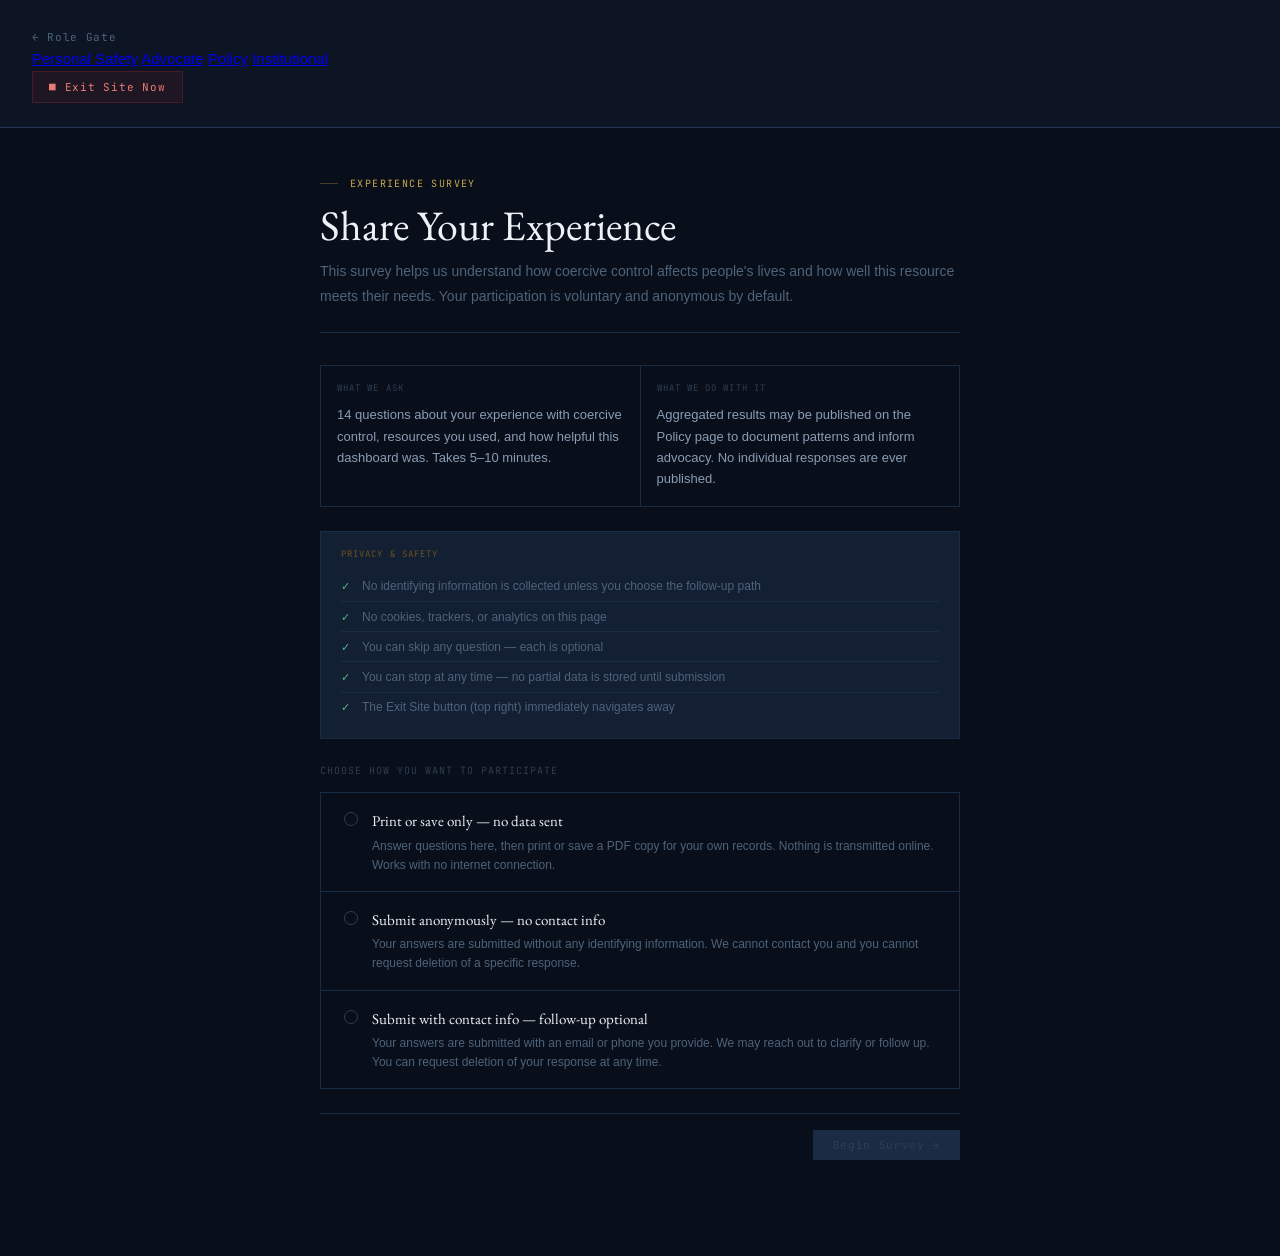
<file: coercive-control-dashboard/survey.html>
<!DOCTYPE html>
<html lang="en">
<head>
  <meta charset="UTF-8">
  <meta name="viewport" content="width=device-width, initial-scale=1.0">
  <meta name="referrer" content="no-referrer">
  <meta name="robots" content="noindex, nofollow">
  <title>Experience Survey — Coercive Control</title>
  <link rel="stylesheet" href="styles.css">
  <style>
    /* ── Layout ─────────────────────────────────────────────────────────────── */
    .survey-wrap {
      min-height: 100vh;
      display: flex;
      flex-direction: column;
      align-items: center;
      justify-content: flex-start;
      padding: 3rem 1.5rem 6rem;
    }
    .survey-shell {
      width: 100%;
      max-width: 640px;
    }

    /* ── Progress bar ────────────────────────────────────────────────────────── */
    .progress-bar-wrap {
      display: flex;
      align-items: center;
      gap: .875rem;
      margin-bottom: 2rem;
    }
    .progress-bar-track {
      flex: 1;
      height: 2px;
      background: var(--bg-elevated);
      position: relative;
    }
    .progress-bar-fill {
      height: 100%;
      background: var(--gold-mid);
      transition: width .4s ease;
    }
    .progress-label {
      font-family: var(--font-mono);
      font-size: 10px;
      color: var(--text-4);
      letter-spacing: .07em;
      white-space: nowrap;
    }

    /* ── Screen panels ───────────────────────────────────────────────────────── */
    .survey-screen { display: none; }
    .survey-screen.visible { display: block; }

    /* ── Consent screen ──────────────────────────────────────────────────────── */
    .consent-header {
      margin-bottom: 2rem;
      padding-bottom: 1.5rem;
      border-bottom: 1px solid var(--border);
    }
    .consent-label {
      font-family: var(--font-mono);
      font-size: 10px;
      letter-spacing: .14em;
      text-transform: uppercase;
      color: var(--gold-mid);
      margin-bottom: .75rem;
      display: flex;
      align-items: center;
      gap: .75rem;
    }
    .consent-label::before { content: ''; display: block; width: 18px; height: 1px; background: var(--border-gold); }
    .consent-title {
      font-family: var(--font-display);
      font-size: clamp(26px, 5vw, 42px);
      font-weight: 400;
      color: var(--text-1);
      line-height: 1.1;
      margin-bottom: .625rem;
    }
    .consent-desc { font-size: 14px; color: var(--text-3); line-height: 1.75; }

    .consent-cards {
      display: grid;
      grid-template-columns: 1fr 1fr;
      gap: 1px;
      background: var(--border);
      border: 1px solid var(--border);
      margin-bottom: 1.5rem;
    }
    @media (max-width: 500px) { .consent-cards { grid-template-columns: 1fr; } }
    .consent-card {
      background: var(--bg-base);
      padding: 1rem;
    }
    .consent-card-label {
      font-family: var(--font-mono);
      font-size: 9px;
      letter-spacing: .12em;
      text-transform: uppercase;
      color: var(--text-4);
      margin-bottom: .5rem;
    }
    .consent-card-body { font-size: 13px; color: var(--text-2); line-height: 1.65; }

    .privacy-block {
      background: var(--bg-raised);
      border: 1px solid var(--border);
      padding: 1rem 1.25rem;
      margin-bottom: 1.5rem;
    }
    .privacy-block-label {
      font-family: var(--font-mono);
      font-size: 9px;
      letter-spacing: .12em;
      text-transform: uppercase;
      color: var(--gold-dim);
      margin-bottom: .625rem;
    }
    .privacy-item {
      display: flex;
      gap: .75rem;
      align-items: flex-start;
      padding: .35rem 0;
      border-bottom: 1px solid var(--border);
      font-size: 12px;
      color: var(--text-3);
      line-height: 1.5;
    }
    .privacy-item:last-child { border-bottom: none; }
    .privacy-item-icon {
      font-family: var(--font-mono);
      font-size: 11px;
      color: var(--ok-fg);
      flex-shrink: 0;
      padding-top: 1px;
    }

    .path-choice {
      margin-bottom: 1.5rem;
    }
    .path-choice-label {
      font-family: var(--font-mono);
      font-size: 10px;
      letter-spacing: .1em;
      text-transform: uppercase;
      color: var(--text-4);
      margin-bottom: .875rem;
    }
    .path-cards {
      display: flex;
      flex-direction: column;
      gap: 1px;
      background: var(--border);
      border: 1px solid var(--border);
    }
    .path-card {
      background: var(--bg-base);
      padding: 1rem 1.25rem;
      cursor: pointer;
      display: flex;
      align-items: flex-start;
      gap: .875rem;
      transition: background .1s;
      border-left: 3px solid transparent;
    }
    .path-card:hover { background: var(--bg-surface); }
    .path-card.selected { background: var(--bg-elevated); border-left-color: var(--gold-mid); }
    .path-card-radio {
      width: 14px;
      height: 14px;
      border: 1px solid var(--text-4);
      border-radius: 50%;
      flex-shrink: 0;
      margin-top: 3px;
      position: relative;
      background: none;
    }
    .path-card.selected .path-card-radio::after {
      content: '';
      position: absolute;
      top: 3px; left: 3px;
      width: 6px; height: 6px;
      border-radius: 50%;
      background: var(--gold-mid);
    }
    .path-card-body { flex: 1; }
    .path-card-title {
      font-family: var(--font-display);
      font-size: 15px;
      color: var(--text-1);
      margin-bottom: .25rem;
    }
    .path-card-desc { font-size: 12px; color: var(--text-3); line-height: 1.6; }

    /* ── Question screen ─────────────────────────────────────────────────────── */
    .q-header {
      display: flex;
      align-items: baseline;
      justify-content: space-between;
      gap: 1rem;
      margin-bottom: 1.5rem;
      padding-bottom: 1rem;
      border-bottom: 1px solid var(--border);
    }
    .q-number {
      font-family: var(--font-mono);
      font-size: 11px;
      color: var(--gold-dim);
      letter-spacing: .07em;
    }
    .q-skip {
      font-family: var(--font-mono);
      font-size: 10px;
      color: var(--text-4);
      background: none;
      border: none;
      cursor: pointer;
      text-decoration: underline;
      text-underline-offset: 3px;
      padding: 0;
      transition: color .1s;
    }
    .q-skip:hover { color: var(--text-2); }

    .q-block { margin-bottom: 1.25rem; }
    .q-text {
      font-family: var(--font-display);
      font-size: 22px;
      font-weight: 400;
      color: var(--text-1);
      line-height: 1.35;
      margin-bottom: .375rem;
    }
    .q-context { font-size: 13px; color: var(--text-3); line-height: 1.65; margin-bottom: 1.25rem; }

    /* Radio / checkbox options */
    .q-options { display: flex; flex-direction: column; gap: 1px; background: var(--border); border: 1px solid var(--border); }
    .q-opt {
      display: flex;
      align-items: flex-start;
      gap: .75rem;
      background: var(--bg-base);
      padding: .75rem 1rem;
      cursor: pointer;
      transition: background .1s;
      border-left: 2px solid transparent;
    }
    .q-opt:hover { background: var(--bg-surface); }
    .q-opt.selected { background: var(--bg-elevated); border-left-color: var(--gold-mid); }
    .q-opt input[type="radio"],
    .q-opt input[type="checkbox"] { display: none; }
    .q-opt-indicator {
      width: 14px;
      height: 14px;
      border: 1px solid var(--text-4);
      flex-shrink: 0;
      margin-top: 2px;
      position: relative;
      background: none;
    }
    .q-opt-indicator.circle { border-radius: 50%; }
    .q-opt.selected .q-opt-indicator::after {
      content: '';
      position: absolute;
      top: 3px; left: 3px;
      width: 6px; height: 6px;
      border-radius: 50%;
      background: var(--gold-mid);
    }
    .q-opt.selected .q-opt-indicator.square::after {
      top: 2px; left: 2px;
      width: 8px; height: 8px;
      border-radius: 0;
    }
    .q-opt-label { font-size: 13px; color: var(--text-2); line-height: 1.5; flex: 1; }

    /* Text area */
    .q-textarea {
      width: 100%;
      background: var(--bg-raised);
      border: 1px solid var(--border);
      color: var(--text-1);
      font-size: 13px;
      font-family: var(--font-body);
      padding: .75rem 1rem;
      resize: vertical;
      min-height: 90px;
      box-sizing: border-box;
      line-height: 1.6;
    }
    .q-textarea::placeholder { color: var(--text-4); }
    .q-textarea:focus { outline: none; border-color: var(--border-gold); }

    /* Scale */
    .q-scale {
      display: grid;
      gap: 1px;
      background: var(--border);
      border: 1px solid var(--border);
    }
    .q-scale-row {
      display: grid;
      grid-template-columns: 1fr auto;
      align-items: center;
      gap: .5rem;
    }
    .q-scale-label-row {
      display: flex;
      justify-content: space-between;
      font-family: var(--font-mono);
      font-size: 10px;
      color: var(--text-4);
      padding: .375rem 1rem;
      background: var(--bg-surface);
    }
    .q-scale-opt {
      display: flex;
      align-items: center;
      gap: .875rem;
      background: var(--bg-base);
      padding: .625rem 1rem;
      cursor: pointer;
      border-left: 2px solid transparent;
      transition: background .1s;
    }
    .q-scale-opt:hover { background: var(--bg-surface); }
    .q-scale-opt.selected { background: var(--bg-elevated); border-left-color: var(--gold-mid); }
    .q-scale-opt input { display: none; }
    .q-scale-num {
      font-family: var(--font-mono);
      font-size: 12px;
      color: var(--text-3);
      width: 16px;
      text-align: center;
    }
    .q-scale-opt.selected .q-scale-num { color: var(--gold-mid); }

    /* ── Navigation ──────────────────────────────────────────────────────────── */
    .q-nav {
      display: flex;
      align-items: center;
      justify-content: space-between;
      margin-top: 1.5rem;
      padding-top: 1rem;
      border-top: 1px solid var(--border);
      gap: 1rem;
    }
    .btn-back {
      font-family: var(--font-mono);
      font-size: 11px;
      color: var(--text-3);
      background: none;
      border: 1px solid var(--border);
      padding: .5rem .875rem;
      cursor: pointer;
      transition: color .12s, border-color .12s;
    }
    .btn-back:hover { color: var(--text-2); border-color: var(--border-gold); }
    .btn-next {
      font-family: var(--font-mono);
      font-size: 11px;
      color: var(--bg-void);
      background: var(--gold-mid);
      border: none;
      padding: .5rem 1.25rem;
      cursor: pointer;
      letter-spacing: .06em;
      transition: background .12s;
    }
    .btn-next:hover { background: var(--gold-bright); }
    .btn-next:disabled { background: var(--bg-elevated); color: var(--text-4); cursor: not-allowed; }

    /* ── Submission screen ───────────────────────────────────────────────────── */
    .submit-header { margin-bottom: 1.5rem; padding-bottom: 1.25rem; border-bottom: 1px solid var(--border); }
    .submit-title { font-family: var(--font-display); font-size: 28px; font-weight: 400; color: var(--text-1); margin-bottom: .5rem; }
    .submit-desc { font-size: 13px; color: var(--text-3); line-height: 1.7; }

    .submit-panel { display: none; }
    .submit-panel.visible { display: block; }

    /* Print path */
    .print-panel { }
    .print-summary { background: var(--bg-raised); border: 1px solid var(--border); padding: 1.25rem; margin-bottom: 1rem; }
    .print-summary-label { font-family: var(--font-mono); font-size: 9px; letter-spacing: .12em; text-transform: uppercase; color: var(--text-4); margin-bottom: .875rem; }
    .print-response { padding: .5rem 0; border-bottom: 1px solid var(--border); }
    .print-response:last-child { border-bottom: none; }
    .print-q { font-family: var(--font-mono); font-size: 10px; color: var(--text-4); margin-bottom: .2rem; }
    .print-a { font-size: 13px; color: var(--text-2); line-height: 1.5; }

    /* Netlify forms — hidden from UI, present in DOM for Netlify build detection */
    .netlify-forms { display: none; }

    /* ── Completion ──────────────────────────────────────────────────────────── */
    .complete-panel {
      display: none;
      text-align: center;
      padding: 2.5rem 1.5rem;
    }
    .complete-panel.visible { display: block; }
    .complete-mark {
      font-family: var(--font-mono);
      font-size: 36px;
      color: var(--ok-fg);
      margin-bottom: 1rem;
    }
    .complete-title { font-family: var(--font-display); font-size: 28px; color: var(--text-1); margin-bottom: .625rem; }
    .complete-body { font-size: 14px; color: var(--text-3); line-height: 1.75; max-width: 480px; margin: 0 auto 2rem; }
    .btn-return {
      font-family: var(--font-mono);
      font-size: 11px;
      color: var(--bg-void);
      background: var(--gold-mid);
      border: none;
      padding: .55rem 1.5rem;
      cursor: pointer;
      letter-spacing: .06em;
      text-decoration: none;
      display: inline-block;
    }
    .btn-return:hover { background: var(--gold-bright); }

    /* ── Print layout ─────────────────────────────────────────────────────────── */
    @media print {
      .site-header, .survey-nav-bar, .q-nav { display: none; }
      .survey-wrap { padding: 0; }
      .survey-screen { display: block !important; }
      .q-block, .print-summary { page-break-inside: avoid; }
    }
  </style>
</head>
<body>
  <header class="site-header">
    <div class="header-inner">
      <a class="back-link" href="index.html" style="font-family:var(--font-mono);font-size:11px;color:var(--text-3);text-decoration:none;letter-spacing:.06em;">&#8592; Role Gate</a>
      <nav class="header-nav">
        <a href="survivor.html">Personal Safety</a>
        <a href="advocate.html">Advocate</a>
        <a href="policy.html">Policy</a>
        <a href="institutional.html">Institutional</a>
      </nav>
      <button class="exit-site-btn" onclick="leaveNow()" aria-label="Exit site immediately">&#9632; Exit Site Now</button>
    </div>
  </header>

  <!-- Netlify forms: present in DOM at load time so Netlify's scanner detects them. Never shown to user. -->
  <div class="netlify-forms" aria-hidden="true">
    <form name="survey-anonymous" data-netlify="true" netlify-honeypot="bot-field">
      <input type="hidden" name="form-name" value="survey-anonymous">
      <input name="bot-field" type="text">
      <input name="q1_role" type="hidden">
      <input name="q2_recognized" type="hidden">
      <input name="q3_duration" type="hidden">
      <input name="q4_tactics" type="hidden">
      <input name="q5_workplace_impact" type="hidden">
      <input name="q6_sought_help" type="hidden">
      <input name="q7_barriers" type="hidden">
      <input name="q8_resource_usefulness" type="hidden">
      <input name="q9_legal_contact" type="hidden">
      <input name="q10_safety_improved" type="hidden">
      <input name="q11_dashboard_helpful" type="hidden">
      <input name="q12_missing_features" type="hidden">
      <input name="q13_age_range" type="hidden">
      <input name="q14_open_end" type="hidden">
    </form>
    <form name="survey-followup" data-netlify="true" netlify-honeypot="bot-field">
      <input type="hidden" name="form-name" value="survey-followup">
      <input name="bot-field" type="text">
      <input name="q1_role" type="hidden">
      <input name="q2_recognized" type="hidden">
      <input name="q3_duration" type="hidden">
      <input name="q4_tactics" type="hidden">
      <input name="q5_workplace_impact" type="hidden">
      <input name="q6_sought_help" type="hidden">
      <input name="q7_barriers" type="hidden">
      <input name="q8_resource_usefulness" type="hidden">
      <input name="q9_legal_contact" type="hidden">
      <input name="q10_safety_improved" type="hidden">
      <input name="q11_dashboard_helpful" type="hidden">
      <input name="q12_missing_features" type="hidden">
      <input name="q13_age_range" type="hidden">
      <input name="q14_open_end" type="hidden">
      <input name="contact_email" type="hidden">
      <input name="contact_phone" type="hidden">
      <input name="contact_pref" type="hidden">
    </form>
  </div>

  <main class="survey-wrap" id="survey-app">

    <div class="survey-shell">

      <!-- Progress bar -->
      <div class="progress-bar-wrap" id="progress-wrap" style="display:none;">
        <div class="progress-bar-track"><div class="progress-bar-fill" id="progress-fill" style="width:0%"></div></div>
        <div class="progress-label" id="progress-text">1 / 14</div>
      </div>

      <!-- ══════════════════════════════════════════════════════════════════════
           SCREEN 1: Consent
           ════════════════════════════════════════════════════════════════════ -->
      <div class="survey-screen visible" id="screen-consent">

        <div class="consent-header">
          <div class="consent-label">Experience Survey</div>
          <h1 class="consent-title">Share Your Experience</h1>
          <p class="consent-desc">This survey helps us understand how coercive control affects people's lives and how well this resource meets their needs. Your participation is voluntary and anonymous by default.</p>
        </div>

        <div class="consent-cards">
          <div class="consent-card">
            <div class="consent-card-label">What we ask</div>
            <div class="consent-card-body">14 questions about your experience with coercive control, resources you used, and how helpful this dashboard was. Takes 5–10 minutes.</div>
          </div>
          <div class="consent-card">
            <div class="consent-card-label">What we do with it</div>
            <div class="consent-card-body">Aggregated results may be published on the Policy page to document patterns and inform advocacy. No individual responses are ever published.</div>
          </div>
        </div>

        <div class="privacy-block">
          <div class="privacy-block-label">Privacy &amp; Safety</div>
          <div class="privacy-item"><span class="privacy-item-icon">✓</span>No identifying information is collected unless you choose the follow-up path</div>
          <div class="privacy-item"><span class="privacy-item-icon">✓</span>No cookies, trackers, or analytics on this page</div>
          <div class="privacy-item"><span class="privacy-item-icon">✓</span>You can skip any question — each is optional</div>
          <div class="privacy-item"><span class="privacy-item-icon">✓</span>You can stop at any time — no partial data is stored until submission</div>
          <div class="privacy-item"><span class="privacy-item-icon">✓</span>The Exit Site button (top right) immediately navigates away</div>
        </div>

        <div class="path-choice">
          <div class="path-choice-label">Choose how you want to participate</div>
          <div class="path-cards">
            <div class="path-card" role="radio" aria-checked="false" tabindex="0" onclick="selectPath('print')" onkeydown="if(event.key==='Enter')selectPath('print')" id="path-print">
              <div class="path-card-radio"></div>
              <div class="path-card-body">
                <div class="path-card-title">Print or save only — no data sent</div>
                <div class="path-card-desc">Answer questions here, then print or save a PDF copy for your own records. Nothing is transmitted online. Works with no internet connection.</div>
              </div>
            </div>
            <div class="path-card" role="radio" aria-checked="false" tabindex="0" onclick="selectPath('anonymous')" onkeydown="if(event.key==='Enter')selectPath('anonymous')" id="path-anonymous">
              <div class="path-card-radio"></div>
              <div class="path-card-body">
                <div class="path-card-title">Submit anonymously — no contact info</div>
                <div class="path-card-desc">Your answers are submitted without any identifying information. We cannot contact you and you cannot request deletion of a specific response.</div>
              </div>
            </div>
            <div class="path-card" role="radio" aria-checked="false" tabindex="0" onclick="selectPath('followup')" onkeydown="if(event.key==='Enter')selectPath('followup')" id="path-followup">
              <div class="path-card-radio"></div>
              <div class="path-card-body">
                <div class="path-card-title">Submit with contact info — follow-up optional</div>
                <div class="path-card-desc">Your answers are submitted with an email or phone you provide. We may reach out to clarify or follow up. You can request deletion of your response at any time.</div>
              </div>
            </div>
          </div>
        </div>

        <div class="q-nav" style="justify-content:flex-end;">
          <button class="btn-next" id="consent-next-btn" disabled onclick="startSurvey()">Begin Survey &rarr;</button>
        </div>

      </div><!-- /screen-consent -->

      <!-- ══════════════════════════════════════════════════════════════════════
           SCREEN 2: Questions
           ════════════════════════════════════════════════════════════════════ -->
      <div class="survey-screen" id="screen-questions">
        <div id="question-mount"></div>
        <div class="q-nav">
          <button class="btn-back" id="q-back-btn" onclick="qNav(-1)">&#8592; Back</button>
          <button class="btn-next" id="q-next-btn" onclick="qNav(1)">Next &rarr;</button>
        </div>
      </div>

      <!-- ══════════════════════════════════════════════════════════════════════
           SCREEN 3: Submission
           ════════════════════════════════════════════════════════════════════ -->
      <div class="survey-screen" id="screen-submit">
        <div class="submit-header">
          <div class="submit-title">Review &amp; Submit</div>
          <p class="submit-desc">Review your answers below. You can go back to change any response before submitting.</p>
        </div>

        <!-- Print path -->
        <div class="submit-panel" id="panel-print">
          <div class="print-summary">
            <div class="print-summary-label">Your Responses</div>
            <div id="print-responses"></div>
          </div>
          <div style="display:flex;gap:.75rem;align-items:center;flex-wrap:wrap;margin-bottom:1rem;">
            <button class="btn-next" onclick="window.print()">Print / Save PDF</button>
            <span style="font-family:var(--font-mono);font-size:10px;color:var(--text-4);">No data is transmitted</span>
          </div>
          <div class="q-nav">
            <button class="btn-back" onclick="showScreen('screen-questions')">&#8592; Edit Responses</button>
            <button class="btn-next" onclick="completePrint()">Done</button>
          </div>
        </div>

        <!-- Anonymous submission -->
        <div class="submit-panel" id="panel-anonymous">
          <div class="print-summary">
            <div class="print-summary-label">Your Responses — Anonymous</div>
            <div id="anon-responses"></div>
          </div>
          <div style="margin-bottom:1rem;">
            <p style="font-size:12px;color:var(--text-3);line-height:1.6;">Once submitted, this response cannot be individually retracted — no identifying information is stored. Click Submit to send.</p>
          </div>
          <div class="q-nav">
            <button class="btn-back" onclick="showScreen('screen-questions')">&#8592; Edit Responses</button>
            <button class="btn-next" id="anon-submit-btn" onclick="submitAnonymous()">Submit Anonymously</button>
          </div>
        </div>

        <!-- Follow-up submission -->
        <div class="submit-panel" id="panel-followup">
          <div class="print-summary">
            <div class="print-summary-label">Your Responses — With Contact</div>
            <div id="followup-responses"></div>
          </div>

          <div style="background:var(--bg-raised);border:1px solid var(--border);padding:1.125rem;margin-bottom:1rem;">
            <div style="font-family:var(--font-mono);font-size:9px;letter-spacing:.12em;text-transform:uppercase;color:var(--text-4);margin-bottom:.875rem;">Contact Information</div>
            <div style="display:grid;gap:.625rem;">
              <div>
                <label style="font-family:var(--font-mono);font-size:10px;color:var(--text-3);display:block;margin-bottom:.3rem;" for="contact-email">Email (optional)</label>
                <input type="email" id="contact-email" placeholder="you@example.com" autocomplete="off" style="width:100%;box-sizing:border-box;background:var(--bg-elevated);border:1px solid var(--border);color:var(--text-1);font-family:var(--font-mono);font-size:12px;padding:.4rem .625rem;">
              </div>
              <div>
                <label style="font-family:var(--font-mono);font-size:10px;color:var(--text-3);display:block;margin-bottom:.3rem;" for="contact-phone">Phone (optional)</label>
                <input type="tel" id="contact-phone" placeholder="Optional" autocomplete="off" style="width:100%;box-sizing:border-box;background:var(--bg-elevated);border:1px solid var(--border);color:var(--text-1);font-family:var(--font-mono);font-size:12px;padding:.4rem .625rem;">
              </div>
              <div>
                <label style="font-family:var(--font-mono);font-size:10px;color:var(--text-3);display:block;margin-bottom:.3rem;">Preferred contact method</label>
                <div style="display:flex;gap:.5rem;flex-wrap:wrap;" id="pref-contact-group">
                  <button type="button" class="pref-btn" data-pref="email" onclick="selectPref(this)">Email</button>
                  <button type="button" class="pref-btn" data-pref="phone" onclick="selectPref(this)">Phone</button>
                  <button type="button" class="pref-btn" data-pref="either" onclick="selectPref(this)">Either</button>
                  <button type="button" class="pref-btn" data-pref="no-contact" onclick="selectPref(this)">No contact</button>
                </div>
              </div>
            </div>
          </div>

          <div class="q-nav">
            <button class="btn-back" onclick="showScreen('screen-questions')">&#8592; Edit Responses</button>
            <button class="btn-next" id="followup-submit-btn" onclick="submitFollowup()">Submit</button>
          </div>
        </div>
      </div><!-- /screen-submit -->

      <!-- Completion -->
      <div class="complete-panel" id="screen-complete">
        <div class="complete-mark">✓</div>
        <div class="complete-title">Thank you</div>
        <p class="complete-body">Your response has been recorded. Aggregated findings will appear on the Policy page as enough responses are collected to protect individual anonymity.</p>
        <a class="btn-return" href="index.html">Return to Dashboard</a>
      </div>

    </div><!-- /survey-shell -->
  </main>

  <style>
    .pref-btn {
      font-family: var(--font-mono);
      font-size: 10px;
      color: var(--text-3);
      background: var(--bg-base);
      border: 1px solid var(--border);
      padding: .3rem .625rem;
      cursor: pointer;
      transition: color .1s, border-color .1s;
    }
    .pref-btn:hover { color: var(--gold-mid); border-color: var(--border-gold); }
    .pref-btn.selected { color: var(--gold-bright); border-color: var(--gold-mid); background: var(--bg-elevated); }
  </style>

  <script>
  (() => {
    'use strict';

    // ── State ─────────────────────────────────────────────────────────────────
    let chosenPath = null;
    let currentQ = 0;
    const answers = {};

    // ── Questions definition ──────────────────────────────────────────────────
    const QUESTIONS = [
      {
        id: 'q1_role',
        type: 'radio',
        text: 'What is your primary role in relation to coercive control?',
        context: 'Select the role that best describes why you are using this resource.',
        options: [
          { value: 'survivor', label: 'Survivor or person currently experiencing coercive control' },
          { value: 'advocate', label: 'Advocate, counselor, or support professional' },
          { value: 'legal', label: 'Attorney, paralegal, or legal services professional' },
          { value: 'researcher', label: 'Researcher or academic' },
          { value: 'policy', label: 'Policy professional or legislator' },
          { value: 'other', label: 'Other' }
        ]
      },
      {
        id: 'q2_recognized',
        type: 'radio',
        text: 'Before using this resource, how well did you understand what coercive control is?',
        options: [
          { value: '4', label: 'Very well — I could explain it to others' },
          { value: '3', label: 'Somewhat — I had a general sense' },
          { value: '2', label: 'Not well — I had heard the term but wasn\'t sure what it meant' },
          { value: '1', label: 'Not at all — this was new to me' }
        ]
      },
      {
        id: 'q3_duration',
        type: 'radio',
        text: 'Approximately how long did the coercive control you experienced or are supporting last?',
        context: 'If supporting others, answer based on the typical situation you encounter.',
        options: [
          { value: 'under-6mo', label: 'Less than 6 months' },
          { value: '6mo-2yr', label: '6 months to 2 years' },
          { value: '2yr-5yr', label: '2 to 5 years' },
          { value: 'over-5yr', label: 'More than 5 years' },
          { value: 'ongoing', label: 'Ongoing' },
          { value: 'prefer-not', label: 'Prefer not to say' }
        ]
      },
      {
        id: 'q4_tactics',
        type: 'checkbox',
        text: 'Which tactics were present?',
        context: 'Select all that apply. This helps identify which patterns are most common.',
        options: [
          { value: 'isolation', label: 'Isolation from friends, family, or support networks' },
          { value: 'financial', label: 'Financial control or economic abuse' },
          { value: 'digital', label: 'Digital surveillance, tracking, or account monitoring' },
          { value: 'workplace', label: 'Sabotage of employment or education' },
          { value: 'legal', label: 'Misuse of legal systems (frivolous litigation, custody manipulation)' },
          { value: 'physical', label: 'Physical violence or threats' },
          { value: 'sexual', label: 'Sexual coercion' },
          { value: 'identity', label: 'Immigration status or identity document control' },
          { value: 'children', label: 'Use of children as leverage' },
          { value: 'housing', label: 'Housing instability as a control mechanism' }
        ]
      },
      {
        id: 'q5_workplace_impact',
        type: 'radio',
        text: 'Did coercive control affect your employment or education?',
        options: [
          { value: 'severe', label: 'Severely — I lost a job, was expelled, or dropped out' },
          { value: 'significant', label: 'Significantly — my performance or attendance suffered' },
          { value: 'some', label: 'Somewhat — there were disruptions I managed through' },
          { value: 'none', label: 'Not at all' },
          { value: 'na', label: 'Not applicable' }
        ]
      },
      {
        id: 'q6_sought_help',
        type: 'checkbox',
        text: 'What types of help did you or the person you support seek?',
        context: 'Select all that apply.',
        options: [
          { value: 'hotline', label: 'Crisis hotline or text line' },
          { value: 'shelter', label: 'Domestic violence shelter or safe housing' },
          { value: 'legal-aid', label: 'Legal aid or attorney' },
          { value: 'law-enforcement', label: 'Law enforcement or protective order' },
          { value: 'therapy', label: 'Therapy or counseling' },
          { value: 'advocate', label: 'DV advocate or case manager' },
          { value: 'medical', label: 'Medical care' },
          { value: 'none', label: 'None — help was not sought' }
        ]
      },
      {
        id: 'q7_barriers',
        type: 'checkbox',
        text: 'What barriers made it harder to seek or access help?',
        context: 'Select all that apply.',
        options: [
          { value: 'fear', label: 'Fear of retaliation or escalation' },
          { value: 'not-believed', label: 'Fear of not being believed' },
          { value: 'financial', label: 'Financial inability to leave or access services' },
          { value: 'children', label: 'Children or dependent family members' },
          { value: 'immigration', label: 'Immigration status' },
          { value: 'language', label: 'Language barrier' },
          { value: 'awareness', label: 'Did not know help existed' },
          { value: 'bias', label: 'Concerns about bias or discrimination in the system' },
          { value: 'none', label: 'No significant barriers' }
        ]
      },
      {
        id: 'q8_resource_usefulness',
        type: 'scale',
        text: 'How useful were the resources you found — including this dashboard?',
        labels: ['Not useful', 'Extremely useful'],
        min: 1,
        max: 5
      },
      {
        id: 'q9_legal_contact',
        type: 'radio',
        text: 'Did you or the person you support make contact with the legal system?',
        options: [
          { value: 'criminal', label: 'Yes — criminal proceedings were involved' },
          { value: 'civil', label: 'Yes — civil or family court only' },
          { value: 'protective-order', label: 'Yes — protective or restraining order obtained' },
          { value: 'attempted', label: 'Attempted but encountered barriers' },
          { value: 'no', label: 'No — did not pursue legal remedies' },
          { value: 'na', label: 'Not applicable' }
        ]
      },
      {
        id: 'q10_safety_improved',
        type: 'radio',
        text: 'Has your or the supported person\'s safety situation improved?',
        options: [
          { value: 'significantly', label: 'Significantly improved' },
          { value: 'somewhat', label: 'Somewhat improved' },
          { value: 'unchanged', label: 'About the same' },
          { value: 'worse', label: 'Worsened' },
          { value: 'unknown', label: 'Unknown / still in process' },
          { value: 'prefer-not', label: 'Prefer not to say' }
        ]
      },
      {
        id: 'q11_dashboard_helpful',
        type: 'scale',
        text: 'How helpful was this dashboard specifically?',
        labels: ['Not helpful', 'Extremely helpful'],
        min: 1,
        max: 5
      },
      {
        id: 'q12_missing_features',
        type: 'checkbox',
        text: 'What would make this resource more useful?',
        context: 'Select all that apply.',
        options: [
          { value: 'local', label: 'Local shelter and resource directory' },
          { value: 'translate', label: 'More languages' },
          { value: 'phone-app', label: 'Mobile app with offline access' },
          { value: 'professional', label: 'Professional case management tools' },
          { value: 'court-docs', label: 'Court document templates' },
          { value: 'training', label: 'Training materials for workplaces or schools' },
          { value: 'nothing', label: 'Nothing — it met my needs' }
        ]
      },
      {
        id: 'q13_age_range',
        type: 'radio',
        text: 'What is your age range?',
        context: 'Optional. Helps us understand who this resource reaches.',
        options: [
          { value: 'under-25', label: 'Under 25' },
          { value: '25-34', label: '25–34' },
          { value: '35-44', label: '35–44' },
          { value: '45-54', label: '45–54' },
          { value: '55+', label: '55 or older' },
          { value: 'prefer-not', label: 'Prefer not to say' }
        ]
      },
      {
        id: 'q14_open_end',
        type: 'textarea',
        text: 'Is there anything else you want us to know?',
        context: 'Optional. Share anything about your experience, what helped, what didn\'t, or what you wish existed.',
        placeholder: 'Share anything — or leave blank and continue.'
      }
    ];

    const TOTAL = QUESTIONS.length;

    // ── Path selection ────────────────────────────────────────────────────────
    window.selectPath = function(path) {
      chosenPath = path;
      ['print','anonymous','followup'].forEach(p => {
        const card = document.getElementById('path-' + p);
        if (!card) return;
        card.classList.toggle('selected', p === path);
        card.setAttribute('aria-checked', p === path ? 'true' : 'false');
      });
      document.getElementById('consent-next-btn').disabled = false;
    };

    window.startSurvey = function() {
      if (!chosenPath) return;
      currentQ = 0;
      renderQuestion();
      showScreen('screen-questions');
      document.getElementById('progress-wrap').style.display = 'flex';
    };

    // ── Screen management ─────────────────────────────────────────────────────
    window.showScreen = function(id) {
      document.querySelectorAll('.survey-screen').forEach(el => el.classList.remove('visible'));
      document.querySelectorAll('.complete-panel').forEach(el => el.classList.remove('visible'));
      const target = document.getElementById(id);
      if (target) target.classList.add('visible');
    };

    // ── Question renderer ─────────────────────────────────────────────────────
    function renderQuestion() {
      const q = QUESTIONS[currentQ];
      const mount = document.getElementById('question-mount');
      while (mount.firstChild) mount.removeChild(mount.firstChild);
      updateProgress();

      // Header
      const header = document.createElement('div');
      header.className = 'q-header';
      const numEl = document.createElement('span');
      numEl.className = 'q-number';
      numEl.textContent = String(currentQ + 1).padStart(2, '0') + ' / ' + String(TOTAL).padStart(2, '0');
      header.appendChild(numEl);
      const skipBtn = document.createElement('button');
      skipBtn.className = 'q-skip';
      skipBtn.textContent = 'Skip this question';
      skipBtn.onclick = function() { qNav(1); };
      header.appendChild(skipBtn);
      mount.appendChild(header);

      // Block
      const block = document.createElement('div');
      block.className = 'q-block';

      const qText = document.createElement('p');
      qText.className = 'q-text';
      qText.textContent = q.text;
      block.appendChild(qText);

      if (q.context) {
        const ctx = document.createElement('p');
        ctx.className = 'q-context';
        ctx.textContent = q.context;
        block.appendChild(ctx);
      }

      // Input
      if (q.type === 'radio' || q.type === 'checkbox') {
        const optWrap = document.createElement('div');
        optWrap.className = 'q-options';
        optWrap.setAttribute('role', q.type === 'radio' ? 'radiogroup' : 'group');

        (q.options || []).forEach(opt => {
          const isMulti = q.type === 'checkbox';
          const stored = answers[q.id] || (isMulti ? [] : null);
          const isSelected = isMulti ? stored.includes(opt.value) : stored === opt.value;

          const row = document.createElement('label');
          row.className = 'q-opt' + (isSelected ? ' selected' : '');

          const input = document.createElement('input');
          input.type = q.type;
          input.name = q.id;
          input.value = opt.value;
          if (isSelected) input.checked = true;
          input.onchange = function() {
            if (isMulti) {
              let arr = answers[q.id] ? [...answers[q.id]] : [];
              if (input.checked) { if (!arr.includes(opt.value)) arr.push(opt.value); }
              else { arr = arr.filter(v => v !== opt.value); }
              answers[q.id] = arr;
            } else {
              answers[q.id] = opt.value;
              document.querySelectorAll('label.q-opt').forEach(l => l.classList.remove('selected'));
            }
            row.classList.toggle('selected', input.checked);
          };
          row.appendChild(input);

          const indicator = document.createElement('span');
          indicator.className = 'q-opt-indicator ' + (isMulti ? 'square' : 'circle');
          row.appendChild(indicator);

          const labelEl = document.createElement('span');
          labelEl.className = 'q-opt-label';
          labelEl.textContent = opt.label;
          row.appendChild(labelEl);

          optWrap.appendChild(row);
        });

        block.appendChild(optWrap);

      } else if (q.type === 'scale') {
        const scaleWrap = document.createElement('div');
        scaleWrap.className = 'q-scale';

        const labelRow = document.createElement('div');
        labelRow.className = 'q-scale-label-row';
        const leftLbl = document.createElement('span');
        leftLbl.textContent = (q.labels || [''])[0];
        const rightLbl = document.createElement('span');
        rightLbl.textContent = (q.labels || ['',''])[1];
        labelRow.appendChild(leftLbl);
        labelRow.appendChild(rightLbl);
        scaleWrap.appendChild(labelRow);

        for (let i = q.min; i <= q.max; i++) {
          const stored = answers[q.id];
          const isSelected = String(stored) === String(i);

          const optRow = document.createElement('label');
          optRow.className = 'q-scale-opt' + (isSelected ? ' selected' : '');

          const input = document.createElement('input');
          input.type = 'radio';
          input.name = q.id;
          input.value = String(i);
          if (isSelected) input.checked = true;
          const val = i;
          input.onchange = function() {
            answers[q.id] = val;
            document.querySelectorAll('label.q-scale-opt').forEach(l => l.classList.remove('selected'));
            optRow.classList.add('selected');
          };
          optRow.appendChild(input);

          const numEl = document.createElement('span');
          numEl.className = 'q-scale-num';
          numEl.textContent = String(i);
          optRow.appendChild(numEl);

          const desc = document.createElement('span');
          desc.style.cssText = 'font-size:13px;color:var(--text-3);';
          const pct = ((i - q.min) / (q.max - q.min)) * 100;
          if (pct <= 25) desc.textContent = (q.labels || [''])[0];
          else if (pct >= 75) desc.textContent = (q.labels || ['',''])[1];
          optRow.appendChild(desc);

          scaleWrap.appendChild(optRow);
        }
        block.appendChild(scaleWrap);

      } else if (q.type === 'textarea') {
        const ta = document.createElement('textarea');
        ta.className = 'q-textarea';
        ta.placeholder = q.placeholder || '';
        ta.value = answers[q.id] || '';
        ta.setAttribute('rows', '5');
        ta.oninput = function() { answers[q.id] = ta.value; };
        block.appendChild(ta);
      }

      mount.appendChild(block);

      // Update nav buttons
      document.getElementById('q-back-btn').style.visibility = currentQ === 0 ? 'hidden' : 'visible';
      const nextBtn = document.getElementById('q-next-btn');
      nextBtn.textContent = currentQ === TOTAL - 1 ? 'Review →' : 'Next →';
    }

    function updateProgress() {
      const pct = Math.round(((currentQ + 1) / TOTAL) * 100);
      document.getElementById('progress-fill').style.width = pct + '%';
      document.getElementById('progress-text').textContent = (currentQ + 1) + ' / ' + TOTAL;
    }

    window.qNav = function(dir) {
      const next = currentQ + dir;
      if (next < 0) return;
      if (next >= TOTAL) {
        buildSubmitScreen();
        showScreen('screen-submit');
        document.getElementById('progress-fill').style.width = '100%';
        document.getElementById('progress-text').textContent = 'Review';
        return;
      }
      currentQ = next;
      renderQuestion();
    };

    // ── Submit screen builder ─────────────────────────────────────────────────
    function buildSubmitScreen() {
      ['panel-print','panel-anonymous','panel-followup'].forEach(id => {
        document.getElementById(id).classList.remove('visible');
      });

      const panelId = { print: 'panel-print', anonymous: 'panel-anonymous', followup: 'panel-followup' }[chosenPath];
      const responseContainerId = { print: 'print-responses', anonymous: 'anon-responses', followup: 'followup-responses' }[chosenPath];

      document.getElementById(panelId).classList.add('visible');

      // Build response list
      const container = document.getElementById(responseContainerId);
      while (container.firstChild) container.removeChild(container.firstChild);

      QUESTIONS.forEach(q => {
        const val = answers[q.id];
        if (!val || (Array.isArray(val) && !val.length) || val === '') return;

        const item = document.createElement('div');
        item.className = 'print-response';

        const qEl = document.createElement('div');
        qEl.className = 'print-q';
        qEl.textContent = q.text;
        item.appendChild(qEl);

        const aEl = document.createElement('div');
        aEl.className = 'print-a';

        if (q.type === 'radio' || q.type === 'scale') {
          const opt = (q.options || []).find(o => String(o.value) === String(val));
          aEl.textContent = opt ? opt.label : String(val);
        } else if (q.type === 'checkbox') {
          const labels = (val || []).map(v => {
            const o = (q.options || []).find(x => x.value === v);
            return o ? o.label : v;
          });
          aEl.textContent = labels.join('; ');
        } else {
          aEl.textContent = String(val);
        }

        item.appendChild(aEl);
        container.appendChild(item);
      });
    }

    // ── Print completion ──────────────────────────────────────────────────────
    window.completePrint = function() {
      document.getElementById('progress-wrap').style.display = 'none';
      document.querySelectorAll('.survey-screen').forEach(el => el.classList.remove('visible'));
      document.getElementById('screen-complete').classList.add('visible');
    };

    // ── Anonymous submission ──────────────────────────────────────────────────
    window.submitAnonymous = function() {
      const btn = document.getElementById('anon-submit-btn');
      btn.disabled = true;
      btn.textContent = 'Submitting…';

      const form = document.querySelector('form[name="survey-anonymous"]');
      const data = new FormData(form);
      data.set('form-name', 'survey-anonymous');
      QUESTIONS.forEach(q => {
        const val = answers[q.id];
        if (val === undefined || val === null || val === '') return;
        const v = Array.isArray(val) ? val.join(', ') : String(val);
        data.set(q.id, v);
      });

      fetch('/', { method: 'POST', body: data })
        .then(() => { showComplete(); })
        .catch(() => {
          btn.disabled = false;
          btn.textContent = 'Submit Anonymously';
          const err = document.createElement('p');
          err.style.cssText = 'font-size:12px;color:var(--none-fg);margin-top:.5rem;';
          err.textContent = 'Submission failed. Check your connection and try again, or use the Print option instead.';
          btn.parentElement.appendChild(err);
        });
    };

    // ── Follow-up submission ──────────────────────────────────────────────────
    let selectedPref = null;
    window.selectPref = function(el) {
      selectedPref = el.getAttribute('data-pref');
      document.querySelectorAll('.pref-btn').forEach(b => b.classList.toggle('selected', b === el));
    };

    window.submitFollowup = function() {
      const btn = document.getElementById('followup-submit-btn');
      btn.disabled = true;
      btn.textContent = 'Submitting…';

      const email = document.getElementById('contact-email').value;
      const phone = document.getElementById('contact-phone').value;

      const form = document.querySelector('form[name="survey-followup"]');
      const data = new FormData(form);
      data.set('form-name', 'survey-followup');
      QUESTIONS.forEach(q => {
        const val = answers[q.id];
        if (val === undefined || val === null || val === '') return;
        const v = Array.isArray(val) ? val.join(', ') : String(val);
        data.set(q.id, v);
      });
      if (email) data.set('contact_email', email);
      if (phone) data.set('contact_phone', phone);
      if (selectedPref) data.set('contact_pref', selectedPref);

      fetch('/', { method: 'POST', body: data })
        .then(() => { showComplete(); })
        .catch(() => {
          btn.disabled = false;
          btn.textContent = 'Submit';
          const err = document.createElement('p');
          err.style.cssText = 'font-size:12px;color:var(--none-fg);margin-top:.5rem;';
          err.textContent = 'Submission failed. Check your connection and try again.';
          btn.parentElement.appendChild(err);
        });
    };

    function showComplete() {
      document.getElementById('progress-wrap').style.display = 'none';
      document.querySelectorAll('.survey-screen').forEach(el => el.classList.remove('visible'));
      document.getElementById('screen-complete').classList.add('visible');
    }

  })();

  function leaveNow() { window.location.replace('https://www.google.com'); }
  document.addEventListener('keydown', e => { if (e.key === 'Escape') leaveNow(); });
  </script>
</body>
</html>
</file>
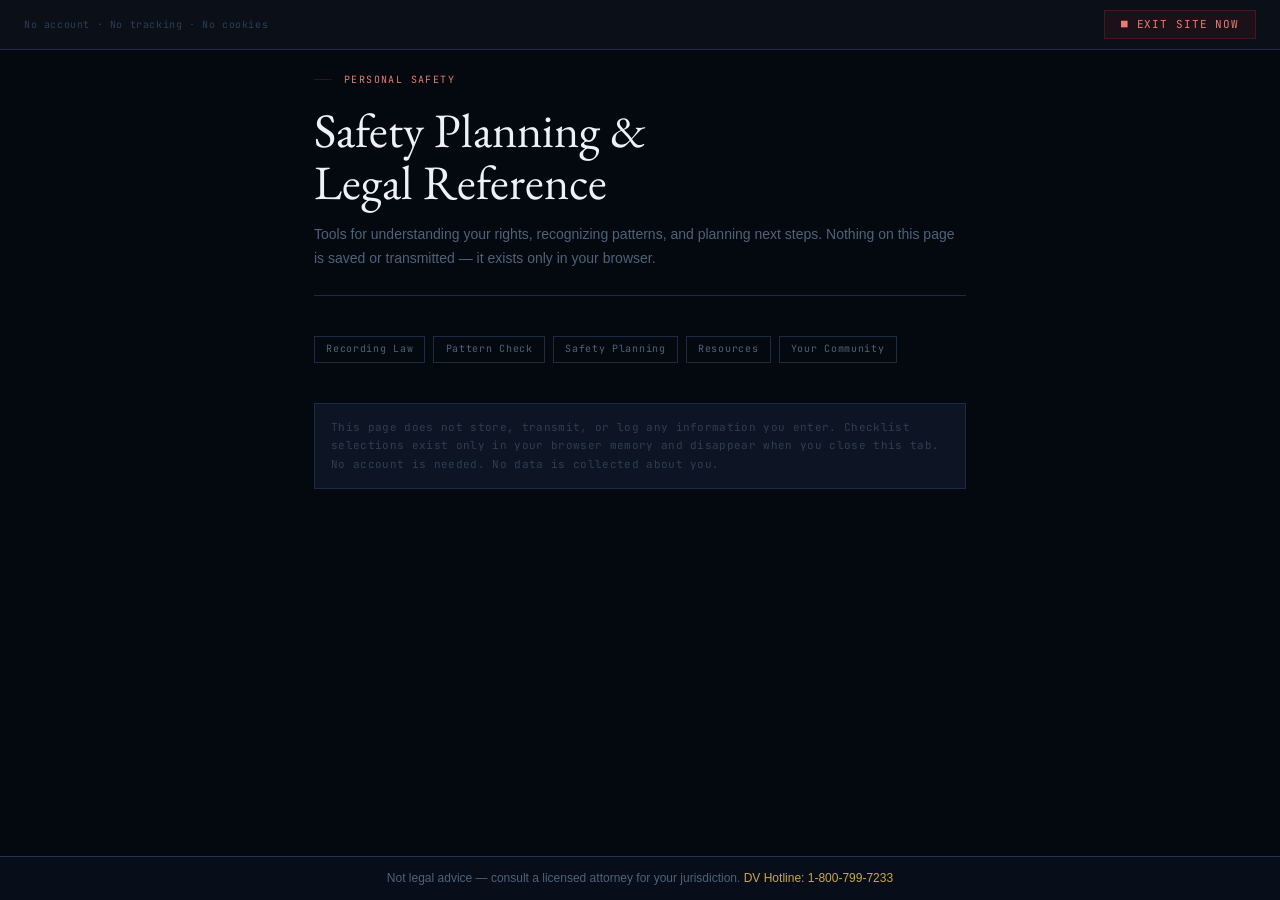
<file: coercive-control-dashboard/survivor.html>
<!DOCTYPE html>
<html lang="en">
<head>
  <meta charset="UTF-8">
  <meta name="viewport" content="width=device-width, initial-scale=1.0">
  <meta name="referrer" content="no-referrer">
  <meta name="robots" content="noindex, nofollow">
  <title>Personal Safety — Coercive Control</title>
  <link rel="stylesheet" href="styles.css">
  <style>
    body { background: var(--bg-void); }

    .exit-bar {
      position: fixed;
      top: 0;
      left: 0;
      right: 0;
      z-index: 1000;
      display: flex;
      align-items: center;
      justify-content: space-between;
      padding: .625rem 1.5rem;
      background: #0a0f18;
      border-bottom: 1px solid var(--border);
    }
    .exit-bar-notice {
      font-family: var(--font-mono);
      font-size: 10px;
      color: var(--text-4);
      letter-spacing: .06em;
    }
    .exit-site-btn {
      font-family: var(--font-mono);
      font-size: 11px;
      letter-spacing: .08em;
      text-transform: uppercase;
      background: var(--none-bg);
      border: 1px solid var(--none-border);
      color: var(--none-fg);
      padding: .4rem 1rem;
      cursor: pointer;
      transition: background .1s;
      text-decoration: none;
      display: inline-flex;
      align-items: center;
      gap: .4rem;
    }
    .exit-site-btn:hover { background: #3a1010; }

    .page-wrap {
      max-width: 700px;
      margin: 0 auto;
      padding: 4.5rem 1.5rem 5rem;
    }

    .page-header { margin-bottom: 2.5rem; padding-bottom: 1.5rem; border-bottom: 1px solid var(--border); }
    .page-label {
      font-family: var(--font-mono);
      font-size: 10px;
      letter-spacing: .14em;
      text-transform: uppercase;
      color: var(--none-fg);
      margin-bottom: 1rem;
      display: flex;
      align-items: center;
      gap: .75rem;
    }
    .page-label::before {
      content: '';
      display: block;
      width: 18px;
      height: 1px;
      background: var(--none-border);
    }
    .page-title {
      font-family: var(--font-display);
      font-size: clamp(30px, 6vw, 48px);
      font-weight: 400;
      line-height: 1.1;
      color: var(--text-1);
      margin-bottom: .875rem;
    }
    .page-desc {
      font-size: 14px;
      color: var(--text-3);
      line-height: 1.7;
    }

    .section-panel {
      margin-bottom: 2.5rem;
    }
    .section-anchor-nav {
      display: flex;
      flex-wrap: wrap;
      gap: .5rem;
      margin-bottom: 2rem;
    }
    .anchor-chip {
      font-family: var(--font-mono);
      font-size: 10px;
      letter-spacing: .07em;
      color: var(--text-3);
      text-decoration: none;
      padding: .3rem .7rem;
      border: 1px solid var(--border);
      transition: color .12s, border-color .12s;
    }
    .anchor-chip:hover { color: var(--gold-mid); border-color: var(--border-gold); }

    .section-h {
      font-family: var(--font-mono);
      font-size: 9px;
      letter-spacing: .14em;
      text-transform: uppercase;
      color: var(--text-4);
      margin-bottom: 1.25rem;
      display: flex;
      align-items: center;
      gap: .75rem;
    }
    .section-h::after {
      content: '';
      flex: 1;
      height: 1px;
      background: var(--border);
    }
    .section-title-lg {
      font-family: var(--font-display);
      font-size: 22px;
      font-weight: 400;
      color: var(--text-1);
      margin-bottom: .625rem;
    }
    .section-intro {
      font-size: 13px;
      color: var(--text-3);
      line-height: 1.7;
      margin-bottom: 1.5rem;
    }

    /* Recording law lookup */
    .lookup-row {
      display: flex;
      gap: .75rem;
      align-items: center;
      margin-bottom: 1.25rem;
      flex-wrap: wrap;
    }
    .lookup-select {
      flex: 1;
      min-width: 180px;
      max-width: 280px;
      background: var(--bg-raised);
      border: 1px solid var(--border);
      color: var(--text-1);
      font-family: var(--font-mono);
      font-size: 12px;
      padding: .45rem .75rem;
      outline: none;
      cursor: pointer;
    }
    .lookup-select:focus { border-color: var(--gold-mid); }

    .law-result {
      display: none;
      border: 1px solid var(--border);
      background: var(--bg-surface);
    }
    .law-result.visible { display: block; }
    .law-result-header {
      padding: 1rem 1.25rem .875rem;
      border-bottom: 1px solid var(--border);
      display: flex;
      align-items: baseline;
      justify-content: space-between;
      gap: 1rem;
    }
    .law-verdict {
      font-family: var(--font-display);
      font-size: 20px;
      color: var(--text-1);
    }
    .law-citation {
      font-family: var(--font-mono);
      font-size: 11px;
      color: var(--gold-mid);
    }
    .law-body { padding: 1rem 1.25rem; }
    .law-plain {
      font-size: 14px;
      color: var(--text-2);
      line-height: 1.75;
      margin-bottom: 1rem;
    }
    .law-interstate {
      padding: .625rem .875rem;
      background: var(--bg-raised);
      border-left: 2px solid var(--border-gold);
      font-size: 12px;
      color: var(--text-3);
      line-height: 1.65;
    }
    .law-interstate-label {
      font-family: var(--font-mono);
      font-size: 9px;
      letter-spacing: .1em;
      text-transform: uppercase;
      color: var(--gold-dim);
      margin-bottom: .25rem;
    }

    /* Pattern checklist */
    .checklist-intro {
      font-size: 13px;
      color: var(--text-3);
      line-height: 1.7;
      padding: .875rem 1rem;
      background: var(--bg-surface);
      border: 1px solid var(--border);
      margin-bottom: 1.25rem;
    }
    .pattern-checklist { margin: 0; padding: 0; list-style: none; }
    .pattern-item {
      display: flex;
      gap: 1rem;
      align-items: flex-start;
      padding: .875rem 0;
      border-bottom: 1px solid var(--border);
      cursor: pointer;
    }
    .pattern-item:last-child { border-bottom: none; }
    .p-check {
      width: 16px;
      height: 16px;
      border: 1px solid var(--text-4);
      flex-shrink: 0;
      margin-top: 2px;
      position: relative;
      transition: border-color .1s;
    }
    .pattern-item.checked .p-check {
      border-color: var(--none-fg);
      background: var(--none-bg);
    }
    .pattern-item.checked .p-check::after {
      content: '×';
      position: absolute;
      top: 50%;
      left: 50%;
      transform: translate(-50%, -50%);
      font-size: 10px;
      color: var(--none-fg);
      line-height: 1;
    }
    .p-text { font-size: 13px; color: var(--text-2); line-height: 1.6; }
    .pattern-item.checked .p-text { color: var(--text-3); }
    .p-category {
      font-family: var(--font-mono);
      font-size: 10px;
      color: var(--text-4);
      letter-spacing: .06em;
      margin-bottom: .2rem;
    }

    .checklist-tally {
      margin-top: 1rem;
      padding: .75rem 1rem;
      background: var(--bg-surface);
      border: 1px solid var(--border);
      display: flex;
      align-items: center;
      justify-content: space-between;
      flex-wrap: wrap;
      gap: .5rem;
    }
    .tally-count {
      font-family: var(--font-mono);
      font-size: 14px;
      color: var(--text-2);
    }
    .tally-count strong { color: var(--none-fg); }
    .tally-note { font-size: 12px; color: var(--text-4); max-width: 360px; line-height: 1.5; }

    /* Safety planning */
    .plan-steps { display: grid; gap: 1px; background: var(--border); border: 1px solid var(--border); }
    .plan-step {
      background: var(--bg-base);
      padding: 1.25rem 1.5rem;
      display: grid;
      grid-template-columns: 2.5rem 1fr;
      gap: 1rem;
      align-items: start;
    }
    .plan-step-num {
      font-family: var(--font-mono);
      font-size: 11px;
      color: var(--gold-dim);
      padding-top: 2px;
    }
    .plan-step-content {}
    .plan-step-title {
      font-family: var(--font-display);
      font-size: 16px;
      color: var(--text-1);
      margin-bottom: .375rem;
    }
    .plan-step-body { font-size: 13px; color: var(--text-2); line-height: 1.7; }
    .plan-step-items {
      margin-top: .625rem;
      padding-left: 1rem;
      list-style: none;
    }
    .plan-step-items li {
      font-size: 12px;
      color: var(--text-3);
      line-height: 1.65;
      padding: .2rem 0;
      position: relative;
    }
    .plan-step-items li::before {
      content: '—';
      position: absolute;
      left: -1rem;
      color: var(--text-4);
    }

    /* Resources */
    .resource-filters {
      display: flex;
      flex-wrap: wrap;
      gap: .5rem;
      margin-bottom: 1.25rem;
    }
    .filter-select {
      background: var(--bg-raised);
      border: 1px solid var(--border);
      color: var(--text-2);
      font-family: var(--font-mono);
      font-size: 11px;
      padding: .3rem .6rem;
      cursor: pointer;
      outline: none;
    }
    .filter-select:focus { border-color: var(--gold-mid); }

    .resource-list { display: grid; gap: 1px; background: var(--border); border: 1px solid var(--border); }
    .resource-item {
      background: var(--bg-base);
      padding: 1rem 1.25rem;
      display: grid;
      grid-template-columns: 1fr auto;
      gap: .5rem;
      align-items: start;
    }
    .resource-name-text {
      font-family: var(--font-display);
      font-size: 15px;
      color: var(--text-1);
      margin-bottom: .25rem;
    }
    .resource-scope { font-size: 12px; color: var(--text-3); line-height: 1.5; }
    .resource-contact-col { text-align: right; }
    .resource-phone-text {
      font-family: var(--font-mono);
      font-size: 13px;
      color: var(--text-1);
      white-space: nowrap;
    }
    .resource-link-text {
      display: block;
      font-family: var(--font-mono);
      font-size: 11px;
      color: var(--gold-mid);
      text-decoration: none;
      margin-top: .2rem;
    }
    .resource-link-text:hover { color: var(--gold-bright); }
    .resource-tags {
      display: flex;
      flex-wrap: wrap;
      gap: .3rem;
      margin-top: .375rem;
    }
    .resource-empty {
      padding: 2rem 1.25rem;
      font-family: var(--font-mono);
      font-size: 12px;
      color: var(--text-4);
      background: var(--bg-base);
    }

    /* Intersectionality flags */
    .flag-grid {
      display: grid;
      grid-template-columns: repeat(auto-fill, minmax(200px, 1fr));
      gap: 1px;
      background: var(--border);
      border: 1px solid var(--border);
    }
    .flag-cell {
      background: var(--bg-base);
      padding: 1.25rem;
    }
    .flag-label {
      font-family: var(--font-mono);
      font-size: 10px;
      letter-spacing: .1em;
      text-transform: uppercase;
      color: var(--gold-dim);
      margin-bottom: .625rem;
    }
    .flag-body { font-size: 13px; color: var(--text-2); line-height: 1.65; }
    .flag-link {
      display: inline-block;
      font-family: var(--font-mono);
      font-size: 11px;
      color: var(--gold-mid);
      text-decoration: none;
      margin-top: .5rem;
    }
    .flag-link:hover { color: var(--gold-bright); }

    .privacy-strip {
      margin-top: 2.5rem;
      padding: .875rem 1rem;
      border: 1px solid var(--border);
      background: var(--bg-surface);
      font-family: var(--font-mono);
      font-size: 11px;
      color: var(--text-4);
      line-height: 1.7;
      letter-spacing: .03em;
    }

    @media print {
      .exit-bar { display: none; }
      .page-wrap { padding-top: 1.5rem; }
      .pattern-item { break-inside: avoid; }
    }
  </style>
</head>
<body>

  <div class="exit-bar">
    <span class="exit-bar-notice">No account · No tracking · No cookies</span>
    <button class="exit-site-btn" onclick="leaveNow()">&#9632; Exit Site Now</button>
  </div>

  <main class="page-wrap">
    <header class="page-header">
      <div class="page-label">Personal Safety</div>
      <h1 class="page-title">Safety Planning &amp;<br>Legal Reference</h1>
      <p class="page-desc">Tools for understanding your rights, recognizing patterns, and planning next steps. Nothing on this page is saved or transmitted — it exists only in your browser.</p>
    </header>

    <nav class="section-anchor-nav">
      <a class="anchor-chip" href="#recording-law">Recording Law</a>
      <a class="anchor-chip" href="#pattern-check">Pattern Check</a>
      <a class="anchor-chip" href="#safety-plan">Safety Planning</a>
      <a class="anchor-chip" href="#resources">Resources</a>
      <a class="anchor-chip" href="#communities">Your Community</a>
    </nav>

    <!-- RECORDING LAW -->
    <section id="recording-law" class="section-panel">
      <div class="section-h">Recording Law</div>
      <h2 class="section-title-lg">Can I record conversations?</h2>
      <p class="section-intro">Recording laws vary by state. One-party consent means you can record a conversation you're part of without telling the other person. All-party (two-party) consent means everyone must agree. Select your state.</p>

      <div class="lookup-row">
        <select class="lookup-select" id="state-select" onchange="showLaw(this.value)">
          <option value="">— Select your state —</option>
        </select>
      </div>

      <div class="law-result" id="law-result">
        <div class="law-result-header">
          <span class="law-verdict" id="law-verdict"></span>
          <span class="law-citation" id="law-citation"></span>
        </div>
        <div class="law-body">
          <p class="law-plain" id="law-plain"></p>
          <div id="law-interstate-block" style="display:none">
            <div class="law-interstate">
              <div class="law-interstate-label">Interstate note</div>
              <p class="law-interstate-text" id="law-interstate-text"></p>
            </div>
          </div>
        </div>
      </div>
    </section>

    <!-- PATTERN CHECKLIST -->
    <section id="pattern-check" class="section-panel">
      <div class="section-h">Pattern Recognition</div>
      <h2 class="section-title-lg">Recognizing coercive control</h2>
      <div class="checklist-intro">
        Check any behaviors you have experienced. This list is private — it is not saved or sent anywhere. It is here to help you name what you may be experiencing, not to diagnose your situation.
      </div>

      <ul class="pattern-checklist" id="pattern-list">
        <li class="pattern-item" onclick="toggleItem(this)" tabindex="0" onkeydown="if(event.key==='Enter'||event.key===' ')toggleItem(this)">
          <div class="p-check"></div>
          <div>
            <div class="p-category">Isolation</div>
            <div class="p-text">They limit or monitor contact with friends, family, or coworkers — or make you feel guilty for spending time with others.</div>
          </div>
        </li>
        <li class="pattern-item" onclick="toggleItem(this)" tabindex="0" onkeydown="if(event.key==='Enter'||event.key===' ')toggleItem(this)">
          <div class="p-check"></div>
          <div>
            <div class="p-category">Isolation</div>
            <div class="p-text">They create conflict with people close to you, or spread misinformation to isolate you from your support network.</div>
          </div>
        </li>
        <li class="pattern-item" onclick="toggleItem(this)" tabindex="0" onkeydown="if(event.key==='Enter'||event.key===' ')toggleItem(this)">
          <div class="p-check"></div>
          <div>
            <div class="p-category">Surveillance</div>
            <div class="p-text">They monitor your phone, messages, email, or location — either directly or through apps or devices you didn't consent to.</div>
          </div>
        </li>
        <li class="pattern-item" onclick="toggleItem(this)" tabindex="0" onkeydown="if(event.key==='Enter'||event.key===' ')toggleItem(this)">
          <div class="p-check"></div>
          <div>
            <div class="p-category">Surveillance</div>
            <div class="p-text">They demand to know your location at all times, or show up unexpectedly to check on you.</div>
          </div>
        </li>
        <li class="pattern-item" onclick="toggleItem(this)" tabindex="0" onkeydown="if(event.key==='Enter'||event.key===' ')toggleItem(this)">
          <div class="p-check"></div>
          <div>
            <div class="p-category">Financial control</div>
            <div class="p-text">They control access to money, make you account for every purchase, or prevent you from working or maintaining independent finances.</div>
          </div>
        </li>
        <li class="pattern-item" onclick="toggleItem(this)" tabindex="0" onkeydown="if(event.key==='Enter'||event.key===' ')toggleItem(this)">
          <div class="p-check"></div>
          <div>
            <div class="p-category">Financial control</div>
            <div class="p-text">They have run up debt in your name, damaged your credit, or interfered with your employment.</div>
          </div>
        </li>
        <li class="pattern-item" onclick="toggleItem(this)" tabindex="0" onkeydown="if(event.key==='Enter'||event.key===' ')toggleItem(this)">
          <div class="p-check"></div>
          <div>
            <div class="p-category">Degradation</div>
            <div class="p-text">They consistently criticize, humiliate, or dismiss you — in private or in front of others — in ways that undermine your self-worth.</div>
          </div>
        </li>
        <li class="pattern-item" onclick="toggleItem(this)" tabindex="0" onkeydown="if(event.key==='Enter'||event.key===' ')toggleItem(this)">
          <div class="p-check"></div>
          <div>
            <div class="p-category">Degradation</div>
            <div class="p-text">They deny or minimize things they have done, accuse you of misremembering, or make you feel like your perception of events is unreliable.</div>
          </div>
        </li>
        <li class="pattern-item" onclick="toggleItem(this)" tabindex="0" onkeydown="if(event.key==='Enter'||event.key===' ')toggleItem(this)">
          <div class="p-check"></div>
          <div>
            <div class="p-category">Threats &amp; intimidation</div>
            <div class="p-text">They threaten harm to you, your children, pets, family members, or themselves if you don't comply with their demands.</div>
          </div>
        </li>
        <li class="pattern-item" onclick="toggleItem(this)" tabindex="0" onkeydown="if(event.key==='Enter'||event.key===' ')toggleItem(this)">
          <div class="p-check"></div>
          <div>
            <div class="p-category">Threats &amp; intimidation</div>
            <div class="p-text">They display weapons, destroy property, or use physical gestures to intimidate without direct contact.</div>
          </div>
        </li>
        <li class="pattern-item" onclick="toggleItem(this)" tabindex="0" onkeydown="if(event.key==='Enter'||event.key===' ')toggleItem(this)">
          <div class="p-check"></div>
          <div>
            <div class="p-category">Control of daily life</div>
            <div class="p-text">They dictate what you wear, eat, who you can speak to, where you can go, or how you spend your time.</div>
          </div>
        </li>
        <li class="pattern-item" onclick="toggleItem(this)" tabindex="0" onkeydown="if(event.key==='Enter'||event.key===' ')toggleItem(this)">
          <div class="p-check"></div>
          <div>
            <div class="p-category">Control of daily life</div>
            <div class="p-text">You feel you need to ask permission for ordinary activities, or that you modify your behavior to avoid their reaction.</div>
          </div>
        </li>
        <li class="pattern-item" onclick="toggleItem(this)" tabindex="0" onkeydown="if(event.key==='Enter'||event.key===' ')toggleItem(this)">
          <div class="p-check"></div>
          <div>
            <div class="p-category">Custody &amp; children</div>
            <div class="p-text">They use children as leverage — threatening custody, involving children in conflicts, or undermining your parental role.</div>
          </div>
        </li>
        <li class="pattern-item" onclick="toggleItem(this)" tabindex="0" onkeydown="if(event.key==='Enter'||event.key===' ')toggleItem(this)">
          <div class="p-check"></div>
          <div>
            <div class="p-category">Identity-based coercion</div>
            <div class="p-text">They threaten to out your sexual orientation, gender identity, or immigration status as a form of control or punishment.</div>
          </div>
        </li>
        <li class="pattern-item" onclick="toggleItem(this)" tabindex="0" onkeydown="if(event.key==='Enter'||event.key===' ')toggleItem(this)">
          <div class="p-check"></div>
          <div>
            <div class="p-category">Reproductive coercion</div>
            <div class="p-text">They control decisions about pregnancy, contraception, or reproductive healthcare without your agreement.</div>
          </div>
        </li>
        <li class="pattern-item" onclick="toggleItem(this)" tabindex="0" onkeydown="if(event.key==='Enter'||event.key===' ')toggleItem(this)">
          <div class="p-check"></div>
          <div>
            <div class="p-category">Technology &amp; privacy</div>
            <div class="p-text">They share intimate images without consent, use technology to humiliate you, or exploit your digital accounts or information.</div>
          </div>
        </li>
        <li class="pattern-item" onclick="toggleItem(this)" tabindex="0" onkeydown="if(event.key==='Enter'||event.key===' ')toggleItem(this)">
          <div class="p-check"></div>
          <div>
            <div class="p-category">Post-separation</div>
            <div class="p-text">After separation, they use legal processes, shared children, finances, or mutual contacts to continue monitoring or controlling your life.</div>
          </div>
        </li>
        <li class="pattern-item" onclick="toggleItem(this)" tabindex="0" onkeydown="if(event.key==='Enter'||event.key===' ')toggleItem(this)">
          <div class="p-check"></div>
          <div>
            <div class="p-category">Gut feeling</div>
            <div class="p-text">You feel afraid of their reactions, walk on eggshells, or have changed who you are because of this relationship — even if you can't point to a single incident.</div>
          </div>
        </li>
      </ul>

      <div class="checklist-tally" id="checklist-tally">
        <div class="tally-count">Checked: <strong id="tally-num">0</strong> of 18</div>
        <div class="tally-note">Coercive control is a pattern of behaviors, not a single event. Any number of checks may be meaningful. Trust your experience.</div>
      </div>
    </section>

    <!-- SAFETY PLANNING -->
    <section id="safety-plan" class="section-panel">
      <div class="section-h">Safety Planning</div>
      <h2 class="section-title-lg">Planning for safety</h2>
      <p class="section-intro">A safety plan is a practical guide you create for yourself. There is no single right plan — it depends on your situation. These five steps cover what most safety plans address.</p>

      <div class="plan-steps">
        <div class="plan-step">
          <div class="plan-step-num">01</div>
          <div class="plan-step-content">
            <div class="plan-step-title">Identify danger signals</div>
            <p class="plan-step-body">Note the warning signs that indicate a situation may escalate — specific words, behaviors, times of day, or triggers. Knowing these lets you act earlier.</p>
            <ul class="plan-step-items">
              <li>What has happened just before past incidents?</li>
              <li>Are there patterns around alcohol, stress, or specific topics?</li>
              <li>What does your body feel before things escalate?</li>
            </ul>
          </div>
        </div>
        <div class="plan-step">
          <div class="plan-step-num">02</div>
          <div class="plan-step-content">
            <div class="plan-step-title">Know your exit</div>
            <p class="plan-step-body">If you need to leave quickly, having a mental map reduces the time needed. You don't need to leave permanently — this is about having options.</p>
            <ul class="plan-step-items">
              <li>Which exits are accessible without passing the person?</li>
              <li>Where would you go? (Friend, family member, shelter, hotel?)</li>
              <li>Do you have your keys, phone, ID within reach?</li>
              <li>Is there a code word you can use with a trusted person?</li>
            </ul>
          </div>
        </div>
        <div class="plan-step">
          <div class="plan-step-num">03</div>
          <div class="plan-step-content">
            <div class="plan-step-title">Gather essential documents</div>
            <p class="plan-step-body">Having copies of key documents stored separately (with a trusted person or in a secure cloud account) reduces barriers if you need to leave.</p>
            <ul class="plan-step-items">
              <li>ID, passport, Social Security card or equivalent</li>
              <li>Financial records, bank account numbers</li>
              <li>Children's documents (birth certificates, school records, medical cards)</li>
              <li>Medications you take regularly</li>
              <li>Lease or mortgage documents; proof of ownership</li>
            </ul>
          </div>
        </div>
        <div class="plan-step">
          <div class="plan-step-num">04</div>
          <div class="plan-step-content">
            <div class="plan-step-title">Secure your communication</div>
            <p class="plan-step-body">If your device or accounts may be monitored, use a device the person doesn't know about or a private browser session. Delete this page from your history after visiting if needed.</p>
            <ul class="plan-step-items">
              <li>Signal (encrypted, disappearing messages) on a separate device</li>
              <li>New email account created on a safe network</li>
              <li>Library computers for sensitive research</li>
              <li>Use incognito/private mode and clear history</li>
            </ul>
          </div>
        </div>
        <div class="plan-step">
          <div class="plan-step-num">05</div>
          <div class="plan-step-content">
            <div class="plan-step-title">Build your support network</div>
            <p class="plan-step-body">Isolation is a tool of coercive control. Naming even one person you trust — and letting them know what's happening — matters.</p>
            <ul class="plan-step-items">
              <li>One trusted person who can receive a code word or call</li>
              <li>A local domestic violence organization (see Resources below)</li>
              <li>If you have children, a trusted person who can take them in an emergency</li>
              <li>National DV Hotline: 1-800-799-7233 (24/7, confidential)</li>
            </ul>
          </div>
        </div>
      </div>
    </section>

    <!-- RESOURCES -->
    <section id="resources" class="section-panel">
      <div class="section-h">Resources</div>
      <h2 class="section-title-lg">National organizations</h2>
      <p class="section-intro">Filtered to organizations relevant to your needs. All are free and confidential unless noted.</p>

      <div class="resource-filters">
        <select class="filter-select" id="filter-type" onchange="filterResources()">
          <option value="">All types</option>
          <option value="crisis">Crisis</option>
          <option value="legal">Legal</option>
          <option value="digital">Digital Safety</option>
          <option value="advocacy">Advocacy</option>
        </select>
        <select class="filter-select" id="filter-pop" onchange="filterResources()">
          <option value="">All communities</option>
          <option value="lgbtq">LGBTQ+</option>
          <option value="immigration">Immigration</option>
          <option value="general">General</option>
        </select>
      </div>

      <div class="resource-list" id="resource-list"></div>
    </section>

    <!-- INTERSECTIONALITY -->
    <section id="communities" class="section-panel">
      <div class="section-h">Your Community</div>
      <h2 class="section-title-lg">Specific protections and considerations</h2>
      <p class="section-intro">Coercive control intersects with identity in ways that affect both experience and legal options.</p>

      <div class="flag-grid">
        <div class="flag-cell">
          <div class="flag-label">LGBTQ+ Survivors</div>
          <p class="flag-body">Coercive control in same-sex and queer relationships is equally serious but often underrecognized by systems. Threatening to out a partner is a recognized form of coercion. LGBTQ-specific shelters and legal advocates exist in most major cities.</p>
          <a class="flag-link" href="https://www.thehotline.org/resources/lgbtq-relationships/" target="_blank" rel="noopener noreferrer">LGBTQ+ resources →</a>
        </div>
        <div class="flag-cell">
          <div class="flag-label">Immigration Status</div>
          <p class="flag-body">VAWA (Violence Against Women Act) allows undocumented survivors to self-petition for immigration status without relying on an abusive citizen or resident spouse. Law enforcement is not required to ask about your status when responding to DV calls.</p>
          <a class="flag-link" href="https://www.womenslaw.org/laws/federal/immigration-laws" target="_blank" rel="noopener noreferrer">VAWA immigration guide →</a>
        </div>
        <div class="flag-cell">
          <div class="flag-label">Language Access</div>
          <p class="flag-body">The DV Hotline offers interpretation in more than 200 languages. Many local shelters have staff who speak languages other than English. You have the right to an interpreter in court proceedings at no cost.</p>
          <a class="flag-link" href="https://www.thehotline.org/" target="_blank" rel="noopener noreferrer">Hotline: 1-800-799-7233 →</a>
        </div>
        <div class="flag-cell">
          <div class="flag-label">Disability</div>
          <p class="flag-body">People with disabilities experience DV at higher rates and face additional barriers — caregiving dependency, accessible shelter scarcity, and communication access. Disability-specific advocates exist and ADA protections apply to shelter access.</p>
          <a class="flag-link" href="https://www.adavocacy.org/" target="_blank" rel="noopener noreferrer">Disability DV resources →</a>
        </div>
      </div>
    </section>

    <div class="privacy-strip">
      This page does not store, transmit, or log any information you enter. Checklist selections exist only in your browser memory and disappear when you close this tab. No account is needed. No data is collected about you.
    </div>
  </main>

  <footer class="footer-bar">
    <span>Not legal advice — consult a licensed attorney for your jurisdiction.</span>
    <a href="https://www.thehotline.org/" target="_blank" rel="noopener noreferrer">DV Hotline: 1-800-799-7233</a>
  </footer>

  <script>
  (() => {
    'use strict';

    function leaveNow() {
      location.replace('https://weather.com');
    }
    window.leaveNow = leaveNow;

    document.addEventListener('keydown', e => {
      if (e.key === 'Escape') leaveNow();
    });

    const TIER_LABELS = {
      'one-party': 'One-party consent — you may record',
      'all-party': 'All-party consent — everyone must agree',
      'two-party': 'Two-party consent — everyone must agree'
    };
    const TIER_PRACTICAL = {
      'one-party': 'You are legally allowed to record any conversation you are a participant in, without informing the other party. This applies to phone calls, in-person conversations, and video calls within this state. Always consult a local attorney before using recordings in legal proceedings.',
      'all-party': 'Recording a private conversation without all parties\' knowledge is illegal in this state and may expose you to civil or criminal liability. Contact a DV advocate before attempting to record evidence — there are legal alternatives for documenting a pattern of abuse.',
      'two-party': 'Recording a private conversation without all parties\' knowledge is illegal in this state and may expose you to civil or criminal liability. Contact a DV advocate before attempting to record evidence — there are legal alternatives for documenting a pattern of abuse.'
    };

    let appData = null;
    let allResources = [];

    function buildSelect(states) {
      const sel = document.getElementById('state-select');
      [...states]
        .sort((a, b) => a.name.localeCompare(b.name))
        .forEach(s => {
          const opt = document.createElement('option');
          opt.value = s.abbr;
          opt.textContent = s.name;
          sel.appendChild(opt);
        });
    }

    window.showLaw = function(abbr) {
      if (!abbr || !appData) return;
      const s = appData.states.find(x => x.abbr === abbr);
      if (!s) return;

      const rec = s.recording || {};
      const tier = rec.tier || 'one-party';

      document.getElementById('law-verdict').textContent = TIER_LABELS[tier] || tier;
      document.getElementById('law-citation').textContent = rec.statute || rec.citation || '';

      const practicalEl = document.getElementById('law-plain');
      practicalEl.textContent = rec.practical || TIER_PRACTICAL[tier] || '';

      const interstateBlock = document.getElementById('law-interstate-block');
      const interstateText = document.getElementById('law-interstate-text');
      if (rec.interstate_note) {
        interstateText.textContent = rec.interstate_note;
        interstateBlock.style.display = '';
      } else {
        interstateBlock.style.display = 'none';
      }

      document.getElementById('law-result').classList.add('visible');
    };

    window.toggleItem = function(li) {
      li.classList.toggle('checked');
      const checked = document.querySelectorAll('#pattern-list .pattern-item.checked').length;
      document.getElementById('tally-num').textContent = String(checked);
    };

    function makeTag(text) {
      const span = document.createElement('span');
      span.className = 'badge';
      span.textContent = text;
      return span;
    }

    function renderResources(resources) {
      const list = document.getElementById('resource-list');
      while (list.firstChild) list.removeChild(list.firstChild);

      if (!resources.length) {
        const empty = document.createElement('div');
        empty.className = 'resource-empty';
        empty.textContent = 'No resources match current filters.';
        list.appendChild(empty);
        return;
      }

      resources.forEach(r => {
        const item = document.createElement('div');
        item.className = 'resource-item';

        const info = document.createElement('div');

        const name = document.createElement('div');
        name.className = 'resource-name-text';
        name.textContent = r.name;
        info.appendChild(name);

        const tags = document.createElement('div');
        tags.className = 'resource-tags';
        (r.populations || []).forEach(p => tags.appendChild(makeTag(p)));
        (r.languages || []).filter(l => l !== 'en').slice(0, 2).forEach(l => tags.appendChild(makeTag(l)));
        info.appendChild(tags);

        if (r.scope) {
          const scope = document.createElement('div');
          scope.className = 'resource-scope';
          scope.textContent = r.scope;
          info.appendChild(scope);
        }

        const contact = document.createElement('div');
        contact.className = 'resource-contact-col';

        if (r.phone) {
          const phone = document.createElement('div');
          phone.className = 'resource-phone-text';
          phone.textContent = r.phone;
          contact.appendChild(phone);
        }

        if (r.url) {
          const link = document.createElement('a');
          link.className = 'resource-link-text';
          link.href = r.url;
          link.target = '_blank';
          link.rel = 'noopener noreferrer';
          link.textContent = r.url.replace(/^https?:\/\//, '');
          contact.appendChild(link);
        }

        item.appendChild(info);
        item.appendChild(contact);
        list.appendChild(item);
      });
    }

    window.filterResources = function() {
      const typeVal = document.getElementById('filter-type').value;
      const popVal = document.getElementById('filter-pop').value;
      const filtered = allResources.filter(r => {
        if (typeVal && r.type !== typeVal) return false;
        if (popVal && !(r.populations || []).includes(popVal)) return false;
        return true;
      });
      renderResources(filtered);
    };

    async function init() {
      try {
        appData = await fetch('data.json').then(r => r.json());
        allResources = appData.resources_national || [];
        buildSelect(appData.states);
        renderResources(allResources);
      } catch (err) {
        console.error('Failed to load data:', err);
      }
    }

    init();
  })();
  </script>
</body>
</html>
</file>
<file: site_libs/quarto-html/tippy.css>
.tippy-box[data-animation=fade][data-state=hidden]{opacity:0}[data-tippy-root]{max-width:calc(100vw - 10px)}.tippy-box{position:relative;background-color:#333;color:#fff;border-radius:4px;font-size:14px;line-height:1.4;white-space:normal;outline:0;transition-property:transform,visibility,opacity}.tippy-box[data-placement^=top]>.tippy-arrow{bottom:0}.tippy-box[data-placement^=top]>.tippy-arrow:before{bottom:-7px;left:0;border-width:8px 8px 0;border-top-color:initial;transform-origin:center top}.tippy-box[data-placement^=bottom]>.tippy-arrow{top:0}.tippy-box[data-placement^=bottom]>.tippy-arrow:before{top:-7px;left:0;border-width:0 8px 8px;border-bottom-color:initial;transform-origin:center bottom}.tippy-box[data-placement^=left]>.tippy-arrow{right:0}.tippy-box[data-placement^=left]>.tippy-arrow:before{border-width:8px 0 8px 8px;border-left-color:initial;right:-7px;transform-origin:center left}.tippy-box[data-placement^=right]>.tippy-arrow{left:0}.tippy-box[data-placement^=right]>.tippy-arrow:before{left:-7px;border-width:8px 8px 8px 0;border-right-color:initial;transform-origin:center right}.tippy-box[data-inertia][data-state=visible]{transition-timing-function:cubic-bezier(.54,1.5,.38,1.11)}.tippy-arrow{width:16px;height:16px;color:#333}.tippy-arrow:before{content:"";position:absolute;border-color:transparent;border-style:solid}.tippy-content{position:relative;padding:5px 9px;z-index:1}
</file>
<file: site_libs/quarto-html/quarto-syntax-highlighting-7f8f88aac4f3542376d5c11b86a4c14d.css>
/* quarto syntax highlight colors */
:root {
  --quarto-hl-ot-color: #003B4F;
  --quarto-hl-at-color: #657422;
  --quarto-hl-ss-color: #20794D;
  --quarto-hl-an-color: #5E5E5E;
  --quarto-hl-fu-color: #4758AB;
  --quarto-hl-st-color: #20794D;
  --quarto-hl-cf-color: #003B4F;
  --quarto-hl-op-color: #5E5E5E;
  --quarto-hl-er-color: #AD0000;
  --quarto-hl-bn-color: #AD0000;
  --quarto-hl-al-color: #AD0000;
  --quarto-hl-va-color: #111111;
  --quarto-hl-bu-color: inherit;
  --quarto-hl-ex-color: inherit;
  --quarto-hl-pp-color: #AD0000;
  --quarto-hl-in-color: #5E5E5E;
  --quarto-hl-vs-color: #20794D;
  --quarto-hl-wa-color: #5E5E5E;
  --quarto-hl-do-color: #5E5E5E;
  --quarto-hl-im-color: #00769E;
  --quarto-hl-ch-color: #20794D;
  --quarto-hl-dt-color: #AD0000;
  --quarto-hl-fl-color: #AD0000;
  --quarto-hl-co-color: #5E5E5E;
  --quarto-hl-cv-color: #5E5E5E;
  --quarto-hl-cn-color: #8f5902;
  --quarto-hl-sc-color: #5E5E5E;
  --quarto-hl-dv-color: #AD0000;
  --quarto-hl-kw-color: #003B4F;
}

/* other quarto variables */
:root {
  --quarto-font-monospace: SFMono-Regular, Menlo, Monaco, Consolas, "Liberation Mono", "Courier New", monospace;
}

/* syntax highlight based on Pandoc's rules */
pre > code.sourceCode > span {
  color: #003B4F;
}

code.sourceCode > span {
  color: #003B4F;
}

div.sourceCode,
div.sourceCode pre.sourceCode {
  color: #003B4F;
}

/* Normal */
code span {
  color: #003B4F;
}

/* Alert */
code span.al {
  color: #AD0000;
  font-style: inherit;
}

/* Annotation */
code span.an {
  color: #5E5E5E;
  font-style: inherit;
}

/* Attribute */
code span.at {
  color: #657422;
  font-style: inherit;
}

/* BaseN */
code span.bn {
  color: #AD0000;
  font-style: inherit;
}

/* BuiltIn */
code span.bu {
  font-style: inherit;
}

/* ControlFlow */
code span.cf {
  color: #003B4F;
  font-weight: bold;
  font-style: inherit;
}

/* Char */
code span.ch {
  color: #20794D;
  font-style: inherit;
}

/* Constant */
code span.cn {
  color: #8f5902;
  font-style: inherit;
}

/* Comment */
code span.co {
  color: #5E5E5E;
  font-style: inherit;
}

/* CommentVar */
code span.cv {
  color: #5E5E5E;
  font-style: italic;
}

/* Documentation */
code span.do {
  color: #5E5E5E;
  font-style: italic;
}

/* DataType */
code span.dt {
  color: #AD0000;
  font-style: inherit;
}

/* DecVal */
code span.dv {
  color: #AD0000;
  font-style: inherit;
}

/* Error */
code span.er {
  color: #AD0000;
  font-style: inherit;
}

/* Extension */
code span.ex {
  font-style: inherit;
}

/* Float */
code span.fl {
  color: #AD0000;
  font-style: inherit;
}

/* Function */
code span.fu {
  color: #4758AB;
  font-style: inherit;
}

/* Import */
code span.im {
  color: #00769E;
  font-style: inherit;
}

/* Information */
code span.in {
  color: #5E5E5E;
  font-style: inherit;
}

/* Keyword */
code span.kw {
  color: #003B4F;
  font-weight: bold;
  font-style: inherit;
}

/* Operator */
code span.op {
  color: #5E5E5E;
  font-style: inherit;
}

/* Other */
code span.ot {
  color: #003B4F;
  font-style: inherit;
}

/* Preprocessor */
code span.pp {
  color: #AD0000;
  font-style: inherit;
}

/* SpecialChar */
code span.sc {
  color: #5E5E5E;
  font-style: inherit;
}

/* SpecialString */
code span.ss {
  color: #20794D;
  font-style: inherit;
}

/* String */
code span.st {
  color: #20794D;
  font-style: inherit;
}

/* Variable */
code span.va {
  color: #111111;
  font-style: inherit;
}

/* VerbatimString */
code span.vs {
  color: #20794D;
  font-style: inherit;
}

/* Warning */
code span.wa {
  color: #5E5E5E;
  font-style: italic;
}

.prevent-inlining {
  content: "</";
}

/*# sourceMappingURL=789ad8cd35626ba772517505b42a116e.css.map */
</file>
<file: site_libs/quarto-html/quarto-syntax-highlighting-dark-d0ae9245876894da5ac7e18953ecc5cc.css>
/* quarto syntax highlight colors */
:root {
  --quarto-hl-al-color: #f07178;
  --quarto-hl-an-color: #d4d0ab;
  --quarto-hl-at-color: #00e0e0;
  --quarto-hl-bn-color: #d4d0ab;
  --quarto-hl-bu-color: #abe338;
  --quarto-hl-ch-color: #abe338;
  --quarto-hl-co-color: #f8f8f2;
  --quarto-hl-cv-color: #ffd700;
  --quarto-hl-cn-color: #ffd700;
  --quarto-hl-cf-color: #ffa07a;
  --quarto-hl-dt-color: #ffa07a;
  --quarto-hl-dv-color: #d4d0ab;
  --quarto-hl-do-color: #f8f8f2;
  --quarto-hl-er-color: #f07178;
  --quarto-hl-ex-color: #00e0e0;
  --quarto-hl-fl-color: #d4d0ab;
  --quarto-hl-fu-color: #ffa07a;
  --quarto-hl-im-color: #abe338;
  --quarto-hl-in-color: #d4d0ab;
  --quarto-hl-kw-color: #ffa07a;
  --quarto-hl-op-color: #ffa07a;
  --quarto-hl-ot-color: #00e0e0;
  --quarto-hl-pp-color: #dcc6e0;
  --quarto-hl-re-color: #00e0e0;
  --quarto-hl-sc-color: #abe338;
  --quarto-hl-ss-color: #abe338;
  --quarto-hl-st-color: #abe338;
  --quarto-hl-va-color: #00e0e0;
  --quarto-hl-vs-color: #abe338;
  --quarto-hl-wa-color: #dcc6e0;
}

/* other quarto variables */
:root {
  --quarto-font-monospace: SFMono-Regular, Menlo, Monaco, Consolas, "Liberation Mono", "Courier New", monospace;
}

/* syntax highlight based on Pandoc's rules */
pre > code.sourceCode > span {
  color: #f8f8f2;
}

code.sourceCode > span {
  color: #f8f8f2;
}

div.sourceCode,
div.sourceCode pre.sourceCode {
  color: #f8f8f2;
}

/* Normal */
code span {
  color: #f8f8f2;
}

/* Alert */
code span.al {
  color: #f07178;
}

/* Annotation */
code span.an {
  color: #d4d0ab;
}

/* Attribute */
code span.at {
  color: #00e0e0;
}

/* BaseN */
code span.bn {
  color: #d4d0ab;
}

/* BuiltIn */
code span.bu {
  color: #abe338;
}

/* ControlFlow */
code span.cf {
  font-weight: bold;
  color: #ffa07a;
}

/* Char */
code span.ch {
  color: #abe338;
}

/* Constant */
code span.cn {
  color: #ffd700;
}

/* Comment */
code span.co {
  font-style: italic;
  color: #f8f8f2;
}

/* CommentVar */
code span.cv {
  color: #ffd700;
}

/* Documentation */
code span.do {
  color: #f8f8f2;
}

/* DataType */
code span.dt {
  color: #ffa07a;
}

/* DecVal */
code span.dv {
  color: #d4d0ab;
}

/* Error */
code span.er {
  color: #f07178;
  text-decoration: underline;
}

/* Extension */
code span.ex {
  font-weight: bold;
  color: #00e0e0;
}

/* Float */
code span.fl {
  color: #d4d0ab;
}

/* Function */
code span.fu {
  color: #ffa07a;
}

/* Import */
code span.im {
  color: #abe338;
}

/* Information */
code span.in {
  color: #d4d0ab;
}

/* Keyword */
code span.kw {
  font-weight: bold;
  color: #ffa07a;
}

/* Operator */
code span.op {
  color: #ffa07a;
}

/* Other */
code span.ot {
  color: #00e0e0;
}

/* Preprocessor */
code span.pp {
  color: #dcc6e0;
}

/* RegionMarker */
code span.re {
  background-color: #f8f8f2;
  color: #00e0e0;
}

/* SpecialChar */
code span.sc {
  color: #abe338;
}

/* SpecialString */
code span.ss {
  color: #abe338;
}

/* String */
code span.st {
  color: #abe338;
}

/* Variable */
code span.va {
  color: #00e0e0;
}

/* VerbatimString */
code span.vs {
  color: #abe338;
}

/* Warning */
code span.wa {
  color: #dcc6e0;
}

.prevent-inlining {
  content: "</";
}

/*# sourceMappingURL=e2dac9153eaf3c552d5043f9565d03d7.css.map */
</file>
<file: site_libs/htmltools-fill-0.5.9/fill.css>
@layer htmltools {
  .html-fill-container {
    display: flex;
    flex-direction: column;
    /* Prevent the container from expanding vertically or horizontally beyond its
    parent's constraints. */
    min-height: 0;
    min-width: 0;
  }
  .html-fill-container > .html-fill-item {
    /* Fill items can grow and shrink freely within
    available vertical space in fillable container */
    flex: 1 1 auto;
    min-height: 0;
    min-width: 0;
  }
  .html-fill-container > :not(.html-fill-item) {
    /* Prevent shrinking or growing of non-fill items */
    flex: 0 0 auto;
  }
}
</file>
<file: site_libs/bslib-component-css-0.10.0/components.css>
.accordion .accordion-header{font-size:calc(1.325rem + .9vw);margin-top:0;margin-bottom:.5rem;font-weight:400;line-height:1.2;color:var(--bs-heading-color);margin-bottom:0}@media (min-width: 1200px){.accordion .accordion-header{font-size:2rem}}.accordion .accordion-icon:not(:empty){margin-right:0.75rem;display:flex}.accordion .accordion-button:not(.collapsed){box-shadow:none}.accordion .accordion-button:not(.collapsed):focus{box-shadow:var(--bs-accordion-btn-focus-box-shadow)}.bslib-card{overflow:auto}.bslib-card .card-body+.card-body{padding-top:0}.bslib-card .card-body{overflow:auto}.bslib-card .card-body p{margin-top:0}.bslib-card .card-body p:last-child{margin-bottom:0}.bslib-card .card-body{max-height:var(--bslib-card-body-max-height, none)}.bslib-card[data-full-screen="true"]>.card-body{max-height:var(--bslib-card-body-max-height-full-screen, none)}.bslib-card .card-header{display:flex;flex-direction:row;align-items:center;align-self:stretch;gap:0.25rem}.bslib-card .card-header>.nav{flex:1;min-width:0}.bslib-card .card-header>.bslib-nav-spacer{margin-left:auto}.bslib-card .card-header .form-group{margin-bottom:0}.bslib-card .card-header .selectize-control{margin-bottom:0}.bslib-card .card-header .selectize-control .item{margin-right:1.15rem}.bslib-card .card-footer{margin-top:auto}.bslib-card .bslib-navs-card-title{display:flex;flex-wrap:wrap;justify-content:space-between;align-items:center}.bslib-card .bslib-navs-card-title .nav{margin-left:auto}.bslib-card .bslib-sidebar-layout:not([data-bslib-sidebar-border="true"]){border:none}.bslib-card .bslib-sidebar-layout:not([data-bslib-sidebar-border-radius="true"]){border-top-left-radius:0;border-top-right-radius:0}.bslib-card[data-full-screen="true"]{position:fixed;inset:3.5rem 1rem 1rem;height:auto !important;max-height:none !important;width:auto !important;z-index:1070}.bslib-full-screen-enter{position:absolute;bottom:var(--bslib-full-screen-enter-bottom, 0.2rem);right:var(--bslib-full-screen-enter-right, 0);top:var(--bslib-full-screen-enter-top);left:var(--bslib-full-screen-enter-left);color:var(--bslib-color-fg, var(--bs-card-color));background-color:var(--bslib-color-bg, var(--bs-card-bg, var(--bs-body-bg)));border:var(--bs-card-border-width) solid var(--bslib-color-fg, var(--bs-card-border-color));box-shadow:0 2px 4px rgba(0,0,0,0.15);margin:0.2rem 0.4rem;padding:0.55rem !important;font-size:.8rem;cursor:pointer;opacity:0;z-index:1070}.card:hover>*>.bslib-full-screen-enter,.card:focus-within>*>.bslib-full-screen-enter{opacity:0.6}.card:hover>*>.bslib-full-screen-enter:hover,.card:hover>*>.bslib-full-screen-enter:focus,.card:focus-within>*>.bslib-full-screen-enter:hover,.card:focus-within>*>.bslib-full-screen-enter:focus{opacity:1}.card[data-full-screen="false"]:hover>*>.bslib-full-screen-enter{display:block}.bslib-has-full-screen .bslib-full-screen-enter{display:none !important}.bslib-full-screen-exit{position:relative;top:1.35rem;font-size:0.9rem;cursor:pointer;text-decoration:none;display:flex;float:right;margin-right:2.15rem;align-items:center;color:rgba(var(--bs-body-bg-rgb), 0.8)}.bslib-full-screen-exit:hover{color:rgba(var(--bs-body-bg-rgb), 1)}.bslib-full-screen-exit svg{margin-left:0.5rem;font-size:1.5rem}#bslib-full-screen-overlay{position:fixed;inset:0;background-color:rgba(var(--bs-body-color-rgb), 0.6);backdrop-filter:blur(2px);-webkit-backdrop-filter:blur(2px);z-index:1069;animation:bslib-full-screen-overlay-enter 400ms cubic-bezier(0.6, 0.02, 0.65, 1) forwards}@keyframes bslib-full-screen-overlay-enter{0%{opacity:0}100%{opacity:1}}@media (max-width: 575.98px){.bslib-card[data-full-screen="true"]{inset:2.5rem 0.5rem 0.5rem}.bslib-full-screen-exit{top:0.75rem;margin-right:1.25rem}}.bslib-grid{--_item-column-span: 1;display:grid !important;gap:var(--bslib-spacer, 1rem);height:var(--bslib-grid-height)}.bslib-grid>*{grid-column:auto/span var(--_item-column-span, 1)}.bslib-grid.grid{grid-template-columns:repeat(var(--bs-columns, 12), minmax(0, 1fr));grid-template-rows:unset;grid-auto-rows:var(--bslib-grid--row-heights);--bslib-grid--row-heights--xs: unset;--bslib-grid--row-heights--sm: unset;--bslib-grid--row-heights--md: unset;--bslib-grid--row-heights--lg: unset;--bslib-grid--row-heights--xl: unset;--bslib-grid--row-heights--xxl: unset}.bslib-grid.grid.bslib-grid--row-heights--xs{--bslib-grid--row-heights: var(--bslib-grid--row-heights--xs)}@media (min-width: 576px){.bslib-grid.grid.bslib-grid--row-heights--sm{--bslib-grid--row-heights: var(--bslib-grid--row-heights--sm)}}@media (min-width: 768px){.bslib-grid.grid.bslib-grid--row-heights--md{--bslib-grid--row-heights: var(--bslib-grid--row-heights--md)}}@media (min-width: 992px){.bslib-grid.grid.bslib-grid--row-heights--lg{--bslib-grid--row-heights: var(--bslib-grid--row-heights--lg)}}@media (min-width: 1200px){.bslib-grid.grid.bslib-grid--row-heights--xl{--bslib-grid--row-heights: var(--bslib-grid--row-heights--xl)}}@media (min-width: 1400px){.bslib-grid.grid.bslib-grid--row-heights--xxl{--bslib-grid--row-heights: var(--bslib-grid--row-heights--xxl)}}.bslib-grid>*>.shiny-input-container{width:100%}bslib-layout-columns.bslib-grid{--_item-column-span: 6}bslib-layout-columns[hidden-until-init]>*{display:none}@media (max-width: 767.98px){bslib-layout-columns:where(.bslib-grid)>*{grid-column:1 / -1}}@media (max-width: 575.98px){.bslib-grid{grid-template-columns:1fr !important;height:var(--bslib-grid-height-mobile)}.bslib-grid.grid{height:unset !important}}.bslib-input-submit-textarea{margin:0 auto}.bslib-submit-textarea-container{display:flex;flex-direction:column;gap:0.5rem;padding:0.5rem;border:var(--bs-border-width, 1px) solid var(--bs-gray-500, #ced4da);border-radius:var(--bs-border-radius-sm, 4px);background-color:var(--bs-body-bg, white);transition:border-color 0.2s, box-shadow 0.2s}.bslib-submit-textarea-container:focus-within{border-color:var(--bs-primary, #007bff);box-shadow:0 0 0 var(--bs-focus-ring-width, 0.25rem) var(--bs-focus-ring-color, rgba(13,110,253,0.25))}.bslib-submit-textarea-container>textarea{border:none;resize:none;min-height:1rem;max-height:10rem;background-color:transparent;padding:0;color:var(--bs-body-color, #212529)}.bslib-submit-textarea-container>textarea:focus{outline:none;box-shadow:none}.bslib-submit-textarea-container>footer{display:flex;flex-wrap:wrap;justify-content:space-between;align-items:center;gap:0.5rem}.bslib-submit-textarea-container .bslib-submit-textarea-btn{margin-left:auto}.bslib-toolbar{display:flex;align-items:center;gap:0.25rem}.bslib-submit-key{border-radius:var(--bs-border-radius-sm, 4px);padding:0.25em 0.5em;font-weight:300;font-size:0.7em;vertical-align:0.15em}:not(.disabled) .bslib-submit-key{background-color:rgba(var(--bs-body-color-rgb, 0, 0, 0), 0.2)}@media (min-width: 576px){.nav:not(.nav-hidden){display:flex !important;display:-webkit-flex !important}.nav:not(.nav-hidden):not(.nav-stacked):not(.flex-column){float:none !important}.nav:not(.nav-hidden):not(.nav-stacked):not(.flex-column)>.bslib-nav-spacer{margin-left:auto !important}.nav:not(.nav-hidden):not(.nav-stacked):not(.flex-column)>.form-inline{margin-top:auto;margin-bottom:auto}.nav:not(.nav-hidden).nav-stacked{flex-direction:column;-webkit-flex-direction:column;height:100%}.nav:not(.nav-hidden).nav-stacked>.bslib-nav-spacer{margin-top:auto !important}}.bslib-page-fill{width:100%;height:100%;margin:0;padding:var(--bslib-spacer, 1rem);gap:var(--bslib-spacer, 1rem)}@media (max-width: 575.98px){.bslib-flow-mobile>.html-fill-item{flex:0 0 auto}.bslib-flow-mobile.bslib-page-sidebar>.html-fill-item,.bslib-flow-mobile.bslib-page-navbar.has-page-sidebar>.html-fill-item{flex:1 1 auto}.bslib-flow-mobile.bslib-page-sidebar>.bslib-sidebar-layout>.main>.html-fill-item,.bslib-flow-mobile.bslib-page-navbar.has-page-sidebar>.html-fill-container>.bslib-sidebar-layout>.main>.html-fill-item{flex:0 0 auto}}.navbar+.container-fluid:has(>.tab-content>.tab-pane.active.html-fill-container){padding-left:0;padding-right:0}.navbar+.container-fluid>.tab-content>.tab-pane.active.html-fill-container{padding:var(--bslib-spacer, 1rem);gap:var(--bslib-spacer, 1rem)}.navbar+.container-fluid>.tab-content>.tab-pane.active.html-fill-container:has(>.bslib-sidebar-layout:only-child){padding:0}.navbar+.container-fluid>.tab-content>.tab-pane.active.html-fill-container>.bslib-sidebar-layout:only-child:not([data-bslib-sidebar-border="true"]){border-left:none;border-right:none;border-bottom:none}.navbar+.container-fluid>.tab-content>.tab-pane.active.html-fill-container>.bslib-sidebar-layout:only-child:not([data-bslib-sidebar-border-radius="true"]){border-radius:0}.navbar+div>.bslib-sidebar-layout{border-top:var(--bslib-sidebar-border)}:root{--bslib-page-sidebar-title-bg: #202020;--bslib-page-sidebar-title-color: #fff}.bslib-page-sidebar>.navbar{--bs-navbar-brand-color: var(--bslib-page-sidebar-title-color);border-bottom:var(--bs-border-width) solid var(--bs-border-color-translucent);background-color:var(--bslib-page-sidebar-title-bg);color:var(--bslib-page-sidebar-title-color)}.bslib-page-sidebar .bslib-page-title{margin-bottom:0;line-height:var(--bs-body-line-height)}@media (max-width: 991.98px){.bslib-page-sidebar>.bslib-sidebar-layout.sidebar-collapsed:not(.sidebar-right)>.main,.bslib-page-navbar>div>.bslib-sidebar-layout.sidebar-collapsed:not(.sidebar-right)>.main{padding-right:var(--_padding)}.bslib-page-sidebar>.bslib-sidebar-layout.sidebar-collapsed.sidebar-right>.main,.bslib-page-navbar>div>.bslib-sidebar-layout.sidebar-collapsed.sidebar-right>.main{padding-left:var(--_padding)}}@media (min-width: 576px){.bslib-sidebar-layout .bslib-page-main.html-fill-container{min-height:var(--bslib-page-main-min-height, 576px)}.bslib-sidebar-layout:not(.sidebar-collapsed) .bslib-page-main.html-fill-container,.bslib-sidebar-layout.transitioning .bslib-page-main.html-fill-container{min-width:var(--bslib-page-main-min-width, 576px)}}.bslib-sidebar-layout{container-type:style;--_transition-duration: 0;--_transition-easing-x: var(--bslib-sidebar-transition-easing-x, cubic-bezier(0.8, 0.78, 0.22, 1.07));--_border: var(--bslib-sidebar-border, var(--bs-card-border-width, var(--bs-border-width)) solid var(--bs-card-border-color, var(--bs-border-color-translucent)));--_border-radius: var(--bslib-sidebar-border-radius, var(--bs-border-radius));--_vert-border: var(--bslib-sidebar-vert-border, var(--_border));--_sidebar-width: var(--bslib-sidebar-width, 250px);--_sidebar-bg: var(--bslib-sidebar-bg, RGBA(var(--bs-body-bg-rgb), 0.05));--_sidebar-fg: var(--bslib-sidebar-fg, var(--_main-fg));--_main-fg: var(--bslib-sidebar-main-fg, var(--bs-body-color));--_main-bg: var(--bslib-sidebar-main-bg, transparent);--_toggle-bg: var(--bslib-sidebar-toggle-bg, rgba(var(--bs-emphasis-color-rgb, 0, 0, 0), 0.1));--_padding: var(--bslib-sidebar-padding, var(--bslib-spacer, 1.5rem));--_icon-size: var(--bslib-sidebar-icon-size, 1rem);--_icon-button-size: var(--bslib-sidebar-icon-button-size, calc(var(--_icon-size, 1rem) * 2));--_padding-icon: calc(var(--_icon-button-size, 2rem) * 1.5);--_toggle-border-radius: var(--bslib-collapse-toggle-border-radius, var(--bs-border-radius, 3px));--_toggle-transform: var(--bslib-collapse-toggle-transform, 0deg);--_toggle-transition-easing: var(--bslib-sidebar-toggle-transition-easing, cubic-bezier(1, 0, 0, 1));--_toggle-right-transform: var(--bslib-collapse-toggle-right-transform, 180deg);--_toggle-position-y: calc(var(--_js-toggle-count-this-side, 0) * calc(var(--_icon-size) + var(--_padding)) + var(--_icon-size, 1rem) / 2);--_toggle-position-x: calc(-2.5 * var(--_icon-size) - var(--bs-card-border-width, 1px));--_mobile-max-height: var(--bslib-sidebar-mobile-max-height, var(--bslib-sidebar-max-height-mobile));--_sidebar-mobile-opacity: var(--bslib-sidebar-mobile-opacity);--_main-mobile-expanded-opacity: var(--bslib-sidebar-main-mobile-expanded-opacity, 0);--_sidebar-mobile-max-width: var(--bslib-sidebar-mobile-max-width);--_sidebar-mobile-box-shadow: var(--bslib-sidebar-mobile-box-shadow);--_column-main: minmax(0, 1fr);--_toggle-collective-height: calc(calc(var(--_icon-button-size) + 0.5em) * var(--_js-toggle-count-max-side, 1));--_resize-handle-width: var(--bslib-sidebar-resize-handle-width, 12px);--_resize-indicator-color: var(--_sidebar-fg, var(--bs-emphasis-color, black));--_resize-indicator-color-active: var(--bslib-sidebar-resize-indicator-color-active, var(--bs-primary, #0d6efd));display:grid !important;grid-template-columns:Min(calc(100% - var(--_padding-icon)), var(--_sidebar-width)) var(--_column-main);position:relative;transition:grid-template-columns ease-in-out var(--_transition-duration),background-color linear var(--_transition-duration);border:var(--_border);border-radius:var(--_border-radius)}@container style(--bs-card-color: not " "){.bslib-sidebar-layout{--_main-fg: var(--bslib-sidebar-main-fg, var(--bs-card-color, var(--bs-body-color)))}}.bslib-sidebar-layout.transitioning{--_transition-duration: max(var(--bslib-sidebar-transition-duration, 300ms), 5ms)}@media (prefers-reduced-motion: reduce){.bslib-sidebar-layout{transition:none}}.bslib-sidebar-layout,.html-fill-container>.bslib-sidebar-layout.html-fill-item{min-height:var(--_toggle-collective-height)}.bslib-sidebar-layout[data-bslib-sidebar-border="false"]{border:none}.bslib-sidebar-layout[data-bslib-sidebar-border-radius="false"]{border-radius:initial}.bslib-sidebar-layout>.main,.bslib-sidebar-layout>.sidebar{grid-row:1 / 2;border-radius:inherit;overflow:auto}.bslib-sidebar-layout>.main{grid-column:2 / 3;border-top-left-radius:0;border-bottom-left-radius:0;padding:var(--_padding);transition:padding var(--_transition-easing-x) var(--_transition-duration);color:var(--_main-fg);background-color:var(--_main-bg)}.bslib-sidebar-layout>.sidebar{grid-column:1 / 2;width:100%;border-right:var(--_vert-border);border-top-right-radius:0;border-bottom-right-radius:0;color:var(--_sidebar-fg);background-color:var(--_sidebar-bg);position:relative}.bslib-sidebar-layout>.sidebar>.sidebar-content{display:flex;flex-direction:column;gap:var(--bslib-spacer, 1rem);padding:var(--_padding);padding-top:var(--_padding-icon)}.bslib-sidebar-layout>.sidebar>.sidebar-content>:last-child:not(.sidebar-title){margin-bottom:0}.bslib-sidebar-layout>.sidebar>.sidebar-content>.accordion{margin-left:calc(-1 * var(--_padding));margin-right:calc(-1 * var(--_padding))}.bslib-sidebar-layout>.sidebar>.sidebar-content>.accordion:last-child{margin-bottom:calc(-1 * var(--_padding))}.bslib-sidebar-layout>.sidebar>.sidebar-content>.accordion:not(:last-child){margin-bottom:1rem}.bslib-sidebar-layout>.sidebar>.sidebar-content>.accordion .accordion-body{display:flex;flex-direction:column}.bslib-sidebar-layout>.sidebar>.sidebar-content>.accordion:not(:first-child) .accordion-item:first-child{border-top:var(--bs-accordion-border-width) solid var(--bs-accordion-border-color)}.bslib-sidebar-layout>.sidebar>.sidebar-content>.accordion:not(:last-child) .accordion-item:last-child{border-bottom:var(--bs-accordion-border-width) solid var(--bs-accordion-border-color)}.bslib-sidebar-layout>.sidebar>.sidebar-content.has-accordion>.sidebar-title{border-bottom:none;padding-bottom:0}.bslib-sidebar-layout>.sidebar .shiny-input-container{width:100%}.bslib-sidebar-layout>.collapse-toggle{grid-row:1 / 2;grid-column:1 / 2;z-index:1000;display:inline-flex;align-items:center;position:absolute;right:calc(var(--_icon-size));top:calc(var(--_icon-size, 1rem) / 2);border:none;border-radius:var(--_toggle-border-radius);height:var(--_icon-button-size, 2rem);width:var(--_icon-button-size, 2rem);display:flex;align-items:center;justify-content:center;padding:0;color:var(--_sidebar-fg);background-color:unset;transition:color var(--_transition-easing-x) var(--_transition-duration),top var(--_transition-easing-x) var(--_transition-duration),right var(--_transition-easing-x) var(--_transition-duration),left var(--_transition-easing-x) var(--_transition-duration)}.bslib-sidebar-layout>.collapse-toggle:hover{background-color:var(--_toggle-bg)}.bslib-sidebar-layout>.collapse-toggle>.collapse-icon{opacity:0.8;width:var(--_icon-size);height:var(--_icon-size);transform:rotateY(var(--_toggle-transform));transition:transform var(--_toggle-transition-easing) var(--_transition-duration)}.bslib-sidebar-layout>.collapse-toggle:hover>.collapse-icon{opacity:1}.bslib-sidebar-layout .sidebar-title{font-size:1.25rem;line-height:1.25;margin-top:0;margin-bottom:1rem;padding-bottom:1rem;border-bottom:var(--_border)}.bslib-sidebar-layout.sidebar-right{grid-template-columns:var(--_column-main) Min(calc(100% - var(--_padding-icon)), var(--_sidebar-width))}.bslib-sidebar-layout.sidebar-right>.main{grid-column:1 / 2;border-top-right-radius:0;border-bottom-right-radius:0;border-top-left-radius:inherit;border-bottom-left-radius:inherit}.bslib-sidebar-layout.sidebar-right>.sidebar{grid-column:2 / 3;border-right:none;border-left:var(--_vert-border);border-top-left-radius:0;border-bottom-left-radius:0}.bslib-sidebar-layout.sidebar-right>.collapse-toggle{grid-column:2 / 3;left:var(--_icon-size);right:unset;border:var(--bslib-collapse-toggle-border)}.bslib-sidebar-layout.sidebar-right>.collapse-toggle>.collapse-icon{transform:rotateY(var(--_toggle-right-transform))}.bslib-sidebar-layout.transitioning>.sidebar>.sidebar-content{display:none}.bslib-sidebar-layout.sidebar-collapsed{--_toggle-transform: 180deg;--_toggle-right-transform: 0deg;--_vert-border: none;grid-template-columns:0 minmax(0, 1fr)}.bslib-sidebar-layout.sidebar-collapsed.sidebar-right{grid-template-columns:minmax(0, 1fr) 0}.bslib-sidebar-layout.sidebar-collapsed:not(.transitioning)>.sidebar>*{display:none}.bslib-sidebar-layout.sidebar-collapsed>.main{border-radius:inherit;padding-left:var(--_padding-icon);padding-right:var(--_padding-icon)}.bslib-sidebar-layout.sidebar-collapsed>.collapse-toggle{color:var(--_main-fg);top:var(--_toggle-position-y);right:var(--_toggle-position-x)}.bslib-sidebar-layout.sidebar-collapsed.sidebar-right>.collapse-toggle{left:var(--_toggle-position-x);right:unset}.bslib-sidebar-layout .bslib-sidebar-resize-handle{position:absolute;top:0;bottom:0;width:var(--_resize-handle-width);left:calc(calc(-1 * var(--_resize-handle-width)) - 2px);grid-column:2;cursor:ew-resize;user-select:none;z-index:calc(1000 + 1)}.bslib-sidebar-layout .bslib-sidebar-resize-handle::before{content:"";position:absolute;top:0;bottom:0;left:0;right:calc(-1 * var(--_resize-handle-width) - 2px);z-index:calc(1000 + 1)}.bslib-sidebar-layout .bslib-sidebar-resize-handle .resize-indicator{position:absolute;top:50%;right:2px;width:2px;height:30px;transform:translate(-50%, -50%);background-color:var(--_resize-indicator-color);opacity:0.1;border-radius:1px;transition:all 0.15s ease}.bslib-sidebar-layout .bslib-sidebar-resize-handle:hover .resize-indicator,.bslib-sidebar-layout .bslib-sidebar-resize-handle:focus .resize-indicator,.bslib-sidebar-layout .bslib-sidebar-resize-handle:active .resize-indicator,.bslib-sidebar-layout .bslib-sidebar-resize-handle:focus .resize-indicator{opacity:1}.bslib-sidebar-layout .bslib-sidebar-resize-handle:hover .resize-indicator,.bslib-sidebar-layout .bslib-sidebar-resize-handle:focus .resize-indicator{width:3px;height:40px}.bslib-sidebar-layout .bslib-sidebar-resize-handle:active .resize-indicator{background-color:var(--_resize-indicator-color-active);width:4px;height:50px}.bslib-sidebar-layout .bslib-sidebar-resize-handle:focus{outline:none}.bslib-sidebar-layout .bslib-sidebar-resize-handle:focus .resize-indicator{outline:2px solid var(--bs-focus-ring-color, rgba(13,110,253,0.25));outline-offset:2px}.bslib-sidebar-layout.sidebar-right>.bslib-sidebar-resize-handle{left:2px}.bslib-sidebar-layout.transitioning>.bslib-sidebar-resize-handle,.bslib-sidebar-layout.sidebar-collapsed>.bslib-sidebar-resize-handle{display:none}.bslib-sidebar-layout.sidebar-resizing{user-select:none}.bslib-sidebar-layout.sidebar-resizing>.bslib-sidebar-resize-handle .resize-indicator{background-color:var(--_resize-indicator-color-active);width:4px;height:50px}.bslib-sidebar-layout{--bslib-sidebar-js-window-size: desktop}@media (max-width: 575.98px){.bslib-sidebar-layout{--bslib-sidebar-js-window-size: mobile}.bslib-sidebar-layout .bslib-sidebar-resize-handle{display:none !important}}@media (min-width: 576px){.bslib-sidebar-layout[data-collapsible-desktop="false"]{--_padding-icon: var(--_padding)}.bslib-sidebar-layout[data-collapsible-desktop="false"]>.collapse-toggle{display:none}.bslib-sidebar-layout[data-collapsible-desktop="false"]>.sidebar[hidden]{display:block !important}.bslib-sidebar-layout[data-collapsible-desktop="false"]>.sidebar[hidden]>.sidebar-content{display:flex !important}}@media (max-width: 575.98px){.bslib-sidebar-layout>.sidebar,.bslib-sidebar-layout.sidebar-right>.sidebar{border:none}.bslib-sidebar-layout>.main,.bslib-sidebar-layout.sidebar-right>.main{grid-column:1 / 3}.bslib-sidebar-layout[data-collapsible-mobile="true"]{grid-template-rows:calc(var(--_icon-button-size) + var(--_padding)) 1fr;grid-template-columns:100% 0}.bslib-sidebar-layout[data-collapsible-mobile="true"]>.collapse-toggle{grid-row:1 / 2}.bslib-sidebar-layout[data-collapsible-mobile="true"]>.main{grid-row:2 / 3}.bslib-sidebar-layout[data-collapsible-mobile="true"]>.sidebar{grid-row:1 / 3}.bslib-sidebar-layout[data-collapsible-mobile="true"]:not(.sidebar-collapsed)>.sidebar,.bslib-sidebar-layout[data-collapsible-mobile="true"].transitioning>.sidebar{z-index:1045}.bslib-sidebar-layout[data-collapsible-mobile="true"]:not(.sidebar-collapsed)>.collapse-toggle,.bslib-sidebar-layout[data-collapsible-mobile="true"].transitioning>.collapse-toggle{z-index:1045}.bslib-sidebar-layout[data-collapsible-mobile="true"]>.collapse-toggle{top:unset;position:relative;align-self:center}.bslib-sidebar-layout[data-collapsible-mobile="true"]:not(.sidebar-right)>.collapse-toggle{left:var(--_icon-size);right:unset;justify-self:left}.bslib-sidebar-layout[data-collapsible-mobile="true"].sidebar-right>.collapse-toggle{right:var(--_icon-size);left:unset;justify-self:right}.bslib-sidebar-layout[data-collapsible-mobile="true"]>.sidebar{opacity:var(--_sidebar-mobile-opacity, 1);max-width:var(--_sidebar-mobile-max-width, 100%);box-shadow:var(--_sidebar-mobile-box-shadow)}.bslib-sidebar-layout[data-collapsible-mobile="true"]>.sidebar{margin:0;padding-top:var(--_padding-icon)}.bslib-sidebar-layout[data-collapsible-mobile="true"]>.sidebar>.sidebar-content{padding-top:0;height:100%;overflow-y:auto}.bslib-sidebar-layout[data-collapsible-mobile="true"]:not(.sidebar-right)>.sidebar{margin-right:auto}.bslib-sidebar-layout[data-collapsible-mobile="true"].sidebar-right>.sidebar{margin-left:auto}.bslib-sidebar-layout[data-collapsible-mobile="true"].sidebar-right{grid-template-columns:0 100%}.bslib-sidebar-layout[data-collapsible-mobile="true"].sidebar-collapsed{grid-template-columns:0 100%}.bslib-sidebar-layout[data-collapsible-mobile="true"].sidebar-collapsed.sidebar-right{grid-template-columns:100% 0}.bslib-sidebar-layout[data-collapsible-mobile="true"]>.main{padding-top:1px;padding-left:var(--_padding);padding-right:var(--_padding)}.bslib-sidebar-layout[data-collapsible-mobile="true"]>.main{opacity:var(--_main-mobile-expanded-opacity);transition:opacity var(--_transition-easing-x) var(--_transition-duration)}.bslib-sidebar-layout[data-collapsible-mobile="true"].sidebar-collapsed>.main{opacity:1}.bslib-sidebar-layout[data-collapsible-mobile="true"]>.main{background-color:none}.bslib-sidebar-layout[data-collapsible-mobile="true"],.bslib-sidebar-layout[data-collapsible-mobile="true"].sidebar-collapsed{background-color:var(--_main-bg)}}@media (max-width: 575.98px){.bslib-sidebar-layout[data-collapsible-mobile="false"]{display:block !important;--_padding-icon: var(--_padding);--_vert-border: var(--_border)}.bslib-sidebar-layout[data-collapsible-mobile="false"]>.sidebar[hidden]{display:block !important}.bslib-sidebar-layout[data-collapsible-mobile="false"]>.sidebar[hidden]>.sidebar-content{display:flex !important}.bslib-sidebar-layout[data-collapsible-mobile="false"]>.sidebar{max-height:var(--_mobile-max-height);overflow-y:auto}.bslib-sidebar-layout[data-collapsible-mobile="false"][data-open-mobile="always"]>.sidebar{border-top:var(--_vert-border)}.bslib-sidebar-layout[data-collapsible-mobile="false"][data-open-mobile="always-above"]>.sidebar{border-bottom:var(--_vert-border)}.bslib-sidebar-layout[data-collapsible-mobile="false"]>.collapse-toggle{display:none}}html[data-bslib-sidebar-resizing="true"]{cursor:ew-resize !important;user-select:none !important}.toast{--bslib-toast-shadow: var(--bs-box-shadow);box-shadow:var(--bslib-toast-shadow);position:relative;overflow:hidden}.toast-body:empty{display:none}.text-bg-primary.toast .toast-body .btn-close,.text-bg-secondary.toast .toast-body .btn-close,.text-bg-success.toast .toast-body .btn-close,.text-bg-info.toast .toast-body .btn-close,.text-bg-warning.toast .toast-body .btn-close,.text-bg-danger.toast .toast-body .btn-close,.text-bg-dark.toast .toast-body .btn-close,.text-white.toast .toast-body .btn-close,.text-light.toast .toast-body .btn-close{filter:var(--bs-btn-close-white-filter)}@keyframes bslib-toast-progress{from{transform:scaleX(0)}to{transform:scaleX(1)}}.bslib-toast-progress-bar{position:absolute;top:0;left:0;height:2px;width:100%;pointer-events:none;z-index:1;transform-origin:left;border-radius:inherit;pointer-events:none;background-color:currentColor}.bslib-value-box{container-name:bslib-value-box;container-type:inline-size}.bslib-value-box.default{--bslib-value-box-bg-default: var(--bs-card-bg, #fff);--bslib-value-box-border-color-default: var(--bs-card-border-color, var(--bs-border-color-translucent));color:var(--bslib-value-box-color, var(--bs-body-color));background-color:var(--bslib-value-box-bg, var(--bslib-value-box-bg-default));border-color:var(--bslib-value-box-border-color, var(--bslib-value-box-border-color-default))}.bslib-value-box .value-box-grid{display:grid;grid-template-areas:"left right";align-items:center;overflow:hidden}.bslib-value-box .value-box-showcase{height:100%;max-height:var(---bslib-value-box-showcase-max-h, 100%)}.bslib-value-box .value-box-showcase,.bslib-value-box .value-box-showcase>.html-fill-item{width:100%}.bslib-value-box[data-full-screen="true"] .value-box-showcase{max-height:var(---bslib-value-box-showcase-max-h-fs, 100%)}@media screen and (min-width: 575.98px){@container bslib-value-box (max-width: 300px){.bslib-value-box:not(.showcase-bottom) .value-box-grid{grid-template-columns:1fr !important;grid-template-rows:auto auto;grid-template-areas:"top" "bottom"}.bslib-value-box:not(.showcase-bottom) .value-box-grid .value-box-showcase{grid-area:top !important}.bslib-value-box:not(.showcase-bottom) .value-box-grid .value-box-area{grid-area:bottom !important;justify-content:end}}}.bslib-value-box .value-box-area{justify-content:center;padding:1.5rem 1rem;font-size:.9rem;font-weight:500}.bslib-value-box .value-box-area *{margin-bottom:0;margin-top:0}.bslib-value-box .value-box-title{font-size:1rem;margin-top:0;margin-bottom:.5rem;font-weight:400;line-height:1.2}.bslib-value-box .value-box-title:empty::after{content:'\00a0 '}.bslib-value-box .value-box-value{font-size:calc(1.325rem + .9vw);margin-top:0;margin-bottom:.5rem;font-weight:400;line-height:1.2}@media (min-width: 1200px){.bslib-value-box .value-box-value{font-size:2rem}}.bslib-value-box .value-box-value:empty::after{content:'\00a0 '}.bslib-value-box .value-box-showcase{align-items:center;justify-content:center;margin-top:auto;margin-bottom:auto;padding:1rem}.bslib-value-box .value-box-showcase .bi,.bslib-value-box .value-box-showcase .fa,.bslib-value-box .value-box-showcase .fab,.bslib-value-box .value-box-showcase .fas,.bslib-value-box .value-box-showcase .far{opacity:.85;min-width:50px;max-width:125%}.bslib-value-box .value-box-showcase .bi,.bslib-value-box .value-box-showcase .fa,.bslib-value-box .value-box-showcase .fab,.bslib-value-box .value-box-showcase .fas,.bslib-value-box .value-box-showcase .far{font-size:4rem}.bslib-value-box.showcase-top-right .value-box-grid{grid-template-columns:1fr var(---bslib-value-box-showcase-w, 50%)}.bslib-value-box.showcase-top-right .value-box-grid .value-box-showcase{grid-area:right;margin-left:auto;align-self:start;align-items:end;padding-left:0;padding-bottom:0}.bslib-value-box.showcase-top-right .value-box-grid .value-box-area{grid-area:left;align-self:end}.bslib-value-box.showcase-top-right[data-full-screen="true"] .value-box-grid{grid-template-columns:auto var(---bslib-value-box-showcase-w-fs, 1fr)}.bslib-value-box.showcase-top-right[data-full-screen="true"] .value-box-grid>div{align-self:center}.bslib-value-box.showcase-top-right:not([data-full-screen="true"]) .value-box-showcase{margin-top:0}@container bslib-value-box (max-width: 300px){.bslib-value-box.showcase-top-right:not([data-full-screen="true"]) .value-box-grid .value-box-showcase{padding-left:1rem}}.bslib-value-box.showcase-left-center .value-box-grid{grid-template-columns:var(---bslib-value-box-showcase-w, 30%) auto}.bslib-value-box.showcase-left-center[data-full-screen="true"] .value-box-grid{grid-template-columns:var(---bslib-value-box-showcase-w-fs, 1fr) auto}.bslib-value-box.showcase-left-center:not([data-fill-screen="true"]) .value-box-grid .value-box-showcase{grid-area:left}.bslib-value-box.showcase-left-center:not([data-fill-screen="true"]) .value-box-grid .value-box-area{grid-area:right}.bslib-value-box.showcase-bottom .value-box-grid{grid-template-columns:1fr;grid-template-rows:1fr var(---bslib-value-box-showcase-h, auto);grid-template-areas:"top" "bottom";overflow:hidden}.bslib-value-box.showcase-bottom .value-box-grid .value-box-showcase{grid-area:bottom;padding:0;margin:0}.bslib-value-box.showcase-bottom .value-box-grid .value-box-area{grid-area:top}.bslib-value-box.showcase-bottom[data-full-screen="true"] .value-box-grid{grid-template-rows:1fr var(---bslib-value-box-showcase-h-fs, 2fr)}.bslib-value-box.showcase-bottom[data-full-screen="true"] .value-box-grid .value-box-showcase{padding:1rem}
</file>
<file: site_libs/plotly-htmlwidgets-css-2.25.2/plotly-htmlwidgets.css>
/*
just here so that plotly works
correctly with ioslides.
see https://github.com/ropensci/plotly/issues/463
*/

slide:not(.current) .plotly.html-widget{
  display: none;
}
</file>
<file: site_libs/pagedtable-1.1/css/pagedtable.css>
.pagedtable {
  overflow: auto;
  padding-left: 8px;
  padding-right: 8px;
}

.pagedtable-wrapper {
  border: 1px solid #ccc;
  border-radius: 4px;
  margin-bottom: 10px;
}

.pagedtable table {
  width: 100%;
  max-width: 100%;
  margin: 0;
}

.pagedtable th {
  padding: 0 5px 0 5px;
  border: none;
  border-bottom: 2px solid #dddddd;

  min-width: 45px;
}

.pagedtable-empty th {
  display: none;
}

.pagedtable td {
  padding: 0 4px 0 4px;
}

.pagedtable .even {
  background-color: rgba(140, 140, 140, 0.1);
}

.pagedtable-padding-col {
  display: none;
}

.pagedtable a {
  -webkit-touch-callout: none;
  -webkit-user-select: none;
  -khtml-user-select: none;
  -moz-user-select: none;
  -ms-user-select: none;
  user-select: none;
}

.pagedtable-index-nav {
  cursor: pointer;
  padding: 0 5px 0 5px;
  float: right;
  border: 0;
}

.pagedtable-index-nav-disabled {
  cursor: default;
  text-decoration: none;
  color: #999;
}

a.pagedtable-index-nav-disabled:hover {
  text-decoration: none;
  color: #999;
}

.pagedtable-indexes {
  cursor: pointer;
  float: right;
  border: 0;
}

.pagedtable-index-current {
  cursor: default;
  text-decoration: none;
  font-weight: bold;
  color: #333;
  border: 0;
}

a.pagedtable-index-current:hover {
  text-decoration: none;
  font-weight: bold;
  color: #333;
}

.pagedtable-index {
  width: 30px;
  display: inline-block;
  text-align: center;
  border: 0;
}

.pagedtable-index-separator-left {
  display: inline-block;
  color: #333;
  font-size: 9px;
  padding: 0 0 0 0;
  cursor: default;
}

.pagedtable-index-separator-right {
  display: inline-block;
  color: #333;
  font-size: 9px;
  padding: 0 4px 0 0;
  cursor: default;
}

.pagedtable-footer {
  padding-top: 4px;
  padding-bottom: 5px;
}

.pagedtable-not-empty .pagedtable-footer {
  border-top: 2px solid #dddddd;
}

.pagedtable-info {
  overflow: hidden;
  color: #999;
  white-space: nowrap;
  text-overflow: ellipsis;
}

.pagedtable-header-name {
  overflow: hidden;
  text-overflow: ellipsis;
}

.pagedtable-header-type {
  color: #999;
  font-weight: 400;
}

.pagedtable-na-cell {
  font-style: italic;
  opacity: 0.3;
}
</file>
<file: coercive-control-dashboard/styles.css>
/* ────────────────────────────────────────────────────────────────────────────
   Coercive Control Platform — Shared Design System
   Academy · Digital Safety Series
──────────────────────────────────────────────────────────────────────────── */

@import url('https://fonts.googleapis.com/css2?family=EB+Garamond:ital,wght@0,400;0,500;0,600;1,400;1,500&family=JetBrains+Mono:wght@400;500&display=swap');

/* ── Tokens ──────────────────────────────────────────────────────────────── */
:root {
  /* Surface levels — 5 depth layers */
  --bg-void:      #04080f;
  --bg-base:      #080e1a;
  --bg-surface:   #0d1524;
  --bg-raised:    #131f32;
  --bg-elevated:  #1a2b44;
  --bg-overlay:   #1e3050;

  /* Legacy aliases */
  --base:         #080e1a;
  --surface-1:    #0d1524;
  --surface-2:    #131f32;
  --surface-3:    #1a2b44;

  /* Gold — 3 intensities */
  --gold-dim:     #6b5222;
  --gold-mid:     #c9a84c;
  --gold-bright:  #e8c56a;
  --gold:         #c9a84c;

  /* Status — background + foreground + border */
  --ok-bg:        rgba(36, 84, 62, 0.2);
  --ok-fg:        #52b788;
  --ok-border:    rgba(52, 140, 103, 0.35);

  --warn-bg:      rgba(110, 68, 20, 0.2);
  --warn-fg:      #d4895a;
  --warn-border:  rgba(140, 88, 36, 0.35);

  --none-bg:      rgba(100, 28, 28, 0.2);
  --none-fg:      #e87c74;
  --none-border:  rgba(140, 40, 40, 0.35);

  --pend-bg:      rgba(24, 52, 90, 0.25);
  --pend-fg:      #5b9cf6;
  --pend-border:  rgba(36, 72, 130, 0.4);

  /* Legacy compat */
  --one-party:    #52b788;
  --all-party:    #e83d3a;
  --criminal:     #52b788;
  --civil:        #c9a84c;
  --none-stat:    #e83d3a;

  /* Text scale */
  --text-1:       #eef2f7;
  --text-2:       #8a9db5;
  --text-3:       #4e637a;
  --text-4:       #2e3e52;

  /* Borders */
  --border:       rgba(26, 43, 68, 1);
  --border-mid:   rgba(36, 52, 82, 1);
  --border-gold:  rgba(201, 168, 76, 0.3);

  /* Shadows */
  --shadow-1:     0 1px 4px rgba(0,0,0,.55);
  --shadow-2:     0 4px 18px rgba(0,0,0,.65);
  --shadow-3:     0 10px 40px rgba(0,0,0,.75);

  /* Typography */
  --font-display: 'EB Garamond', 'Palatino Linotype', Palatino, 'Book Antiqua', Georgia, serif;
  --font-body:    Georgia, 'Times New Roman', serif;
  --font-ui:      -apple-system, 'Helvetica Neue', Arial, sans-serif;
  --font-mono:    'JetBrains Mono', 'Courier New', Courier, monospace;

  /* Layout */
  --w-narrow:    680px;
  --w-standard:  1200px;
  --w-wide:      1400px;
}

/* ── Reset ───────────────────────────────────────────────────────────────── */
*, *::before, *::after { box-sizing: border-box; margin: 0; padding: 0; }
html { height: 100%; }
body {
  min-height: 100%;
  background: var(--bg-base);
  color: var(--text-1);
  font-family: var(--font-ui);
  font-size: 15px;
  line-height: 1.55;
}

/* ── Site header ─────────────────────────────────────────────────────────── */
.site-header {
  background: var(--bg-surface);
  border-bottom: 1px solid var(--border-mid);
  padding: 1.5rem 2rem;
}
.site-header-inner {
  max-width: var(--w-standard);
  margin: 0 auto;
  display: flex;
  align-items: flex-end;
  justify-content: space-between;
  gap: 1rem;
  flex-wrap: wrap;
}
.site-breadcrumb {
  font-family: var(--font-mono);
  font-size: 10px;
  color: var(--text-3);
  letter-spacing: .07em;
  margin-bottom: .35rem;
}
.site-breadcrumb a { color: var(--gold-mid); text-decoration: none; }
.site-breadcrumb a:hover { text-decoration: underline; }
.site-header-title {
  font-family: var(--font-display);
  font-size: clamp(20px, 3.5vw, 30px);
  font-weight: 400;
  line-height: 1.15;
  color: var(--text-1);
}
.site-header-sub {
  font-size: 13px;
  color: var(--text-2);
  margin-top: .3rem;
}
.exit-site-btn {
  display: inline-flex;
  align-items: center;
  gap: .5rem;
  padding: .5rem 1rem;
  background: var(--none-bg);
  border: 1px solid var(--none-border);
  color: var(--none-fg);
  font-family: var(--font-mono);
  font-size: 11px;
  letter-spacing: .07em;
  cursor: pointer;
  text-decoration: none;
  white-space: nowrap;
  flex-shrink: 0;
  transition: background .12s, border-color .12s;
}
.exit-site-btn:hover {
  background: rgba(100, 28, 28, 0.35);
  border-color: var(--none-fg);
}

/* ── App layout ──────────────────────────────────────────────────────────── */
.app-layout {
  display: flex;
  max-width: var(--w-standard);
  margin: 0 auto;
}
.app-layout--wide { max-width: var(--w-wide); }

/* ── Sidebar nav ─────────────────────────────────────────────────────────── */
.sidebar {
  width: 210px;
  flex-shrink: 0;
  background: var(--bg-surface);
  border-right: 1px solid var(--border);
  padding: 2rem 0;
  position: sticky;
  top: 0;
  height: fit-content;
}
.nav-item {
  display: flex;
  align-items: flex-start;
  gap: .75rem;
  padding: .875rem 1.5rem;
  cursor: pointer;
  border-left: 2px solid transparent;
  transition: background .15s, border-color .15s;
  user-select: none;
}
.nav-item:hover { background: var(--bg-raised); }
.nav-item.active { border-left-color: var(--gold-mid); background: var(--bg-raised); }
.nav-item:focus-visible { outline: 2px solid var(--gold-mid); outline-offset: -2px; }
.nav-num {
  font-family: var(--font-mono);
  font-size: 11px;
  color: var(--gold-mid);
  line-height: 1.65;
  flex-shrink: 0;
}
.nav-label { font-size: 13px; color: var(--text-2); line-height: 1.65; }
.nav-item.active .nav-label { color: var(--text-1); }

/* ── Main content ────────────────────────────────────────────────────────── */
.main-content {
  flex: 1;
  padding: 2.5rem 2.5rem 2rem;
  min-width: 0;
  padding-bottom: 100px;
}
.main-content--narrow { max-width: calc(var(--w-narrow) + 5rem); }
.section-panel { display: none; }
.section-panel.active { display: block; }

/* ── Lead stat ───────────────────────────────────────────────────────────── */
.lead-stat {
  display: flex;
  align-items: flex-start;
  gap: 1.5rem;
  margin-bottom: 2.25rem;
  padding: 1.75rem 2rem;
  background: var(--bg-surface);
  box-shadow: var(--shadow-1);
  border-left: 3px solid var(--gold-mid);
}
.lead-stat-number {
  font-family: var(--font-display);
  font-size: clamp(40px, 7vw, 64px);
  color: var(--gold-mid);
  line-height: 1;
  flex-shrink: 0;
}
.lead-stat-body { padding-top: .4rem; }
.lead-stat-headline { font-size: 15px; color: var(--text-1); margin-bottom: .25rem; }
.lead-stat-sub { font-size: 13px; color: var(--text-2); line-height: 1.6; }

/* ── Exhibit ─────────────────────────────────────────────────────────────── */
.exhibit { margin-bottom: 2.25rem; background: var(--bg-surface); box-shadow: var(--shadow-1); overflow: hidden; }
.exhibit-header {
  display: flex;
  justify-content: space-between;
  align-items: center;
  padding: 1rem 1.25rem .75rem;
  border-bottom: 1px solid var(--border);
}
.exhibit-label {
  font-family: var(--font-mono);
  font-size: 10px;
  letter-spacing: .13em;
  text-transform: uppercase;
  color: var(--gold-mid);
}
.exhibit-title { font-size: 13px; color: var(--text-2); }
.exhibit-body { padding: 1.25rem; }
.exhibit-footer {
  display: flex;
  justify-content: space-between;
  align-items: center;
  padding: .75rem 1.25rem;
  border-top: 1px solid var(--border);
  flex-wrap: wrap;
  gap: .5rem;
}
.exhibit-legend { display: flex; gap: 1.125rem; align-items: center; flex-wrap: wrap; }
.legend-item { display: flex; align-items: center; gap: .375rem; font-size: 11px; color: var(--text-2); }
.dot { width: 8px; height: 8px; border-radius: 50%; flex-shrink: 0; display: inline-block; }
.dot-one-party { background: var(--one-party); }
.dot-all-party { background: var(--all-party); }
.dot-criminal  { background: var(--criminal); }
.dot-civil     { background: var(--civil); }
.dot-none      { background: var(--none-stat); }
.exhibit-source { font-size: 11px; color: var(--text-3); }

/* ── Status badges ───────────────────────────────────────────────────────── */
.badge {
  display: inline-flex;
  align-items: center;
  font-family: var(--font-mono);
  font-size: 10px;
  letter-spacing: .08em;
  text-transform: uppercase;
  padding: .2em .65em;
  font-weight: 500;
  white-space: nowrap;
  border: 1px solid;
}
.badge--ok     { background: var(--ok-bg);   color: var(--ok-fg);   border-color: var(--ok-border); }
.badge--warn   { background: var(--warn-bg); color: var(--warn-fg); border-color: var(--warn-border); }
.badge--none   { background: var(--none-bg); color: var(--none-fg); border-color: var(--none-border); }
.badge--pend   { background: var(--pend-bg); color: var(--pend-fg); border-color: var(--pend-border); }
.badge--stale  { background: var(--warn-bg); color: var(--warn-fg); border-color: var(--warn-border); margin-left: .5rem; }
.badge--pilot  { background: var(--pend-bg); color: var(--pend-fg); border-color: var(--pend-border); margin-left: .5rem; }

/* ── State grid ──────────────────────────────────────────────────────────── */
.state-grid { display: grid; grid-template-columns: repeat(7, 1fr); gap: 4px; }
.state-cell {
  background: var(--bg-elevated);
  padding: .5rem .375rem .4rem;
  cursor: pointer;
  transition: background .12s, transform .1s, box-shadow .1s;
  display: flex;
  flex-direction: column;
  align-items: center;
  gap: 4px;
  border: 1px solid transparent;
}
.state-cell:hover { background: var(--bg-overlay); transform: translateY(-1px); box-shadow: var(--shadow-1); }
.state-cell.selected { border-color: var(--gold-mid); background: var(--bg-overlay); box-shadow: var(--shadow-2); }
.state-cell:focus-visible { outline: 2px solid var(--gold-mid); }
.state-abbr { font-size: 11px; font-weight: 600; color: var(--text-1); text-align: center; }
.state-dots { display: flex; gap: 3px; align-items: center; }

/* ── Detail panel ────────────────────────────────────────────────────────── */
.detail-panel {
  background: var(--bg-elevated);
  box-shadow: var(--shadow-2);
  padding: 1.5rem;
  margin-top: .75rem;
  border-left: 3px solid var(--gold-mid);
  animation: slide-in .18s ease-out;
}
@keyframes slide-in {
  from { opacity: 0; transform: translateY(-8px); }
  to   { opacity: 1; transform: translateY(0); }
}
.detail-state-name {
  font-family: var(--font-display);
  font-size: 22px;
  color: var(--text-1);
  margin-bottom: .25rem;
}
.detail-tier-badge {
  display: inline-block;
  font-family: var(--font-mono);
  font-size: 10px;
  letter-spacing: .1em;
  text-transform: uppercase;
  padding: .2em .6em;
  margin-bottom: 1.25rem;
  font-weight: 500;
  border: 1px solid;
}
.tier-badge-one-party { background: rgba(82,183,136,.15); color: var(--one-party); border-color: rgba(82,183,136,.25); }
.tier-badge-all-party { background: rgba(232,61,58,.15);  color: var(--all-party); border-color: rgba(232,61,58,.25); }
.detail-grid { display: grid; grid-template-columns: 1fr 1fr; gap: 1.5rem; }
.detail-section-label {
  font-family: var(--font-mono);
  font-size: 10px;
  letter-spacing: .1em;
  text-transform: uppercase;
  color: var(--gold-mid);
  margin-bottom: .4rem;
}
.detail-statute { font-family: var(--font-mono); font-size: 12px; color: var(--text-2); margin-bottom: .5rem; }
.detail-body { font-size: 14px; color: var(--text-2); line-height: 1.6; margin-bottom: .5rem; }
.detail-practical {
  font-size: 13px;
  color: var(--text-1);
  background: var(--bg-overlay);
  padding: .75rem 1rem;
  line-height: 1.55;
  border-left: 2px solid var(--gold-dim);
}
.detail-note-small { font-size: 12px; color: var(--text-3); margin-bottom: .5rem; line-height: 1.5; }
.detail-cc-badge {
  display: inline-block;
  font-family: var(--font-mono);
  font-size: 10px;
  letter-spacing: .1em;
  text-transform: uppercase;
  padding: .2em .6em;
  font-weight: 500;
  margin-bottom: .5rem;
  border: 1px solid;
}
.cc-criminal { background: var(--ok-bg);   color: var(--ok-fg);   border-color: var(--ok-border); }
.cc-civil    { background: var(--warn-bg); color: var(--warn-fg); border-color: var(--warn-border); }
.cc-none     { background: var(--none-bg); color: var(--none-fg); border-color: var(--none-border); }

/* ── Checklist ───────────────────────────────────────────────────────────── */
.checklist-intro {
  font-size: 14px;
  color: var(--text-2);
  line-height: 1.7;
  margin-bottom: 2rem;
  padding: 1.25rem 1.5rem;
  background: var(--bg-surface);
  border-left: 3px solid var(--border-mid);
}
.checklist-grid { display: grid; grid-template-columns: repeat(3, 1fr); gap: 1.25rem; margin-bottom: 2rem; }
.dimension-card { background: var(--bg-surface); box-shadow: var(--shadow-1); overflow: hidden; }
.dimension-header { padding: .875rem 1.125rem .75rem; border-bottom: 1px solid var(--border); }
.dimension-label {
  font-family: var(--font-mono);
  font-size: 10px;
  letter-spacing: .12em;
  text-transform: uppercase;
  color: var(--gold-mid);
}
.dimension-body { padding: .75rem 1.125rem; }
.check-item {
  display: flex;
  align-items: flex-start;
  gap: .625rem;
  padding: .5rem 0;
  border-bottom: 1px solid var(--border);
}
.check-item:last-child { border-bottom: none; }
.check-item input[type=checkbox] {
  margin-top: 2px;
  flex-shrink: 0;
  width: 14px;
  height: 14px;
  accent-color: var(--gold-mid);
  cursor: pointer;
}
.check-item label { font-size: 13px; color: var(--text-2); line-height: 1.5; cursor: pointer; }
.check-item:has(input:checked) label { color: var(--text-1); }

/* ── Result cards ────────────────────────────────────────────────────────── */
.results-section { display: none; }
.results-section.visible { display: block; }
.results-label {
  font-family: var(--font-mono);
  font-size: 10px;
  letter-spacing: .12em;
  text-transform: uppercase;
  color: var(--gold-mid);
  margin-bottom: 1rem;
}
.result-cards { display: grid; grid-template-columns: repeat(3, 1fr); gap: 1rem; }
.result-card {
  background: var(--bg-elevated);
  padding: 1.25rem;
  box-shadow: var(--shadow-1);
  border-top: 2px solid var(--gold-mid);
  display: none;
}
.result-card.visible { display: block; animation: slide-in .15s ease-out; }
.result-pattern {
  font-family: var(--font-mono);
  font-size: 10px;
  letter-spacing: .12em;
  text-transform: uppercase;
  color: var(--gold-mid);
  margin-bottom: .5rem;
}
.result-description { font-size: 13px; color: var(--text-2); line-height: 1.6; margin-bottom: 1rem; }
.result-resources-label {
  font-size: 11px;
  color: var(--text-3);
  margin-bottom: .5rem;
  text-transform: uppercase;
  letter-spacing: .08em;
  font-family: var(--font-mono);
}
.result-resource-link { display: block; font-size: 13px; color: var(--gold-mid); text-decoration: none; padding: .25rem 0; }
.result-resource-link:hover { text-decoration: underline; }

/* ── Resource table ──────────────────────────────────────────────────────── */
.resource-intro { font-size: 14px; color: var(--text-2); line-height: 1.65; margin-bottom: 1.5rem; }
.filter-chips { display: flex; gap: .5rem; flex-wrap: wrap; margin-bottom: 1.5rem; }
.filter-chip {
  font-family: var(--font-mono);
  font-size: 11px;
  padding: .375em .875em;
  cursor: pointer;
  background: var(--bg-elevated);
  color: var(--text-2);
  border: 1px solid var(--border-mid);
  transition: background .12s, color .12s;
  user-select: none;
}
.filter-chip:hover { background: var(--bg-overlay); color: var(--text-1); }
.filter-chip.active { background: var(--gold-mid); color: var(--bg-base); border-color: var(--gold-mid); font-weight: 500; }
.filter-chip:focus-visible { outline: 2px solid var(--gold-mid); }
.resource-table-wrap { overflow-x: auto; }
.resource-table { width: 100%; border-collapse: collapse; font-size: 13px; }
.resource-table th {
  text-align: left;
  padding: .625rem 1rem;
  font-family: var(--font-mono);
  font-size: 10px;
  letter-spacing: .1em;
  text-transform: uppercase;
  color: var(--gold-mid);
  border-bottom: 1px solid var(--border-mid);
  background: var(--bg-surface);
  white-space: nowrap;
}
.resource-table td {
  padding: .875rem 1rem;
  color: var(--text-2);
  border-bottom: 1px solid var(--border);
  vertical-align: top;
}
.resource-table tr:nth-child(odd) td  { background: var(--bg-surface); }
.resource-table tr:nth-child(even) td { background: var(--bg-base); }
.resource-org { font-weight: 600; color: var(--text-1); }
.type-badge {
  display: inline-block;
  font-family: var(--font-mono);
  font-size: 9px;
  letter-spacing: .08em;
  text-transform: uppercase;
  padding: .2em .55em;
  font-weight: 500;
  white-space: nowrap;
  border: 1px solid;
}
.type-crisis         { background: var(--none-bg); color: var(--none-fg); border-color: var(--none-border); }
.type-digital-safety { background: var(--pend-bg); color: var(--pend-fg); border-color: var(--pend-border); }
.type-legal          { background: var(--ok-bg);   color: var(--ok-fg);   border-color: var(--ok-border); }
.type-documentation  { background: var(--warn-bg); color: var(--warn-fg); border-color: var(--warn-border); }
.type-therapy        { background: rgba(120,80,200,.15); color: #a87cde; border-color: rgba(120,80,200,.3); }
.type-employment     { background: var(--pend-bg); color: var(--pend-fg); border-color: var(--pend-border); }
.resource-contact { font-family: var(--font-mono); font-size: 12px; color: var(--text-2); }

/* ── Choropleth map ──────────────────────────────────────────────────────── */
.map-svg { width: 100%; height: auto; display: block; }
.map-state {
  stroke: var(--bg-base);
  stroke-width: .4px;
  cursor: pointer;
  transition: opacity .12s, stroke-width .12s;
  opacity: .82;
}
.map-state:hover { opacity: 1; stroke: var(--gold-mid); stroke-width: .9px; }
.map-state:focus { outline: none; }
.map-state:focus-visible { stroke: var(--gold-mid); stroke-width: 1.8px; opacity: 1; }
.map-state-selected { opacity: 1 !important; stroke: var(--gold-mid); stroke-width: 1.4px; }
.map-tooltip {
  position: fixed;
  background: var(--bg-overlay);
  border: 1px solid var(--border-mid);
  padding: .3rem .65rem;
  font-family: var(--font-mono);
  font-size: 11px;
  color: var(--text-1);
  pointer-events: none;
  opacity: 0;
  transition: opacity .1s;
  z-index: 200;
  white-space: nowrap;
}

/* ── Footer disclaimer ───────────────────────────────────────────────────── */
.footer-bar {
  position: fixed;
  bottom: 0; left: 0; right: 0;
  background: rgba(8, 14, 26, .97);
  backdrop-filter: blur(8px);
  border-top: 1px solid var(--border-mid);
  padding: .75rem 2rem;
  font-size: 12px;
  color: var(--text-3);
  text-align: center;
  z-index: 100;
}
.footer-bar strong { color: var(--text-2); }
.footer-bar a { color: var(--gold-mid); text-decoration: none; }
.footer-bar a:hover { text-decoration: underline; }

/* ── Utility ─────────────────────────────────────────────────────────────── */
.section-header {
  font-family: var(--font-display);
  font-size: 20px;
  font-weight: 400;
  color: var(--text-1);
  margin-bottom: .5rem;
}
.section-sub {
  font-size: 14px;
  color: var(--text-2);
  line-height: 1.65;
  margin-bottom: 1.75rem;
}
.rule { border: none; border-top: 1px solid var(--border); margin: 2rem 0; }
.rule--gold { border-top-color: var(--gold-dim); }

/* Plain-language callout box */
.callout {
  padding: 1.25rem 1.5rem;
  border-left: 3px solid;
  margin-bottom: 1.5rem;
  font-size: 14px;
  line-height: 1.7;
}
.callout--info   { background: var(--pend-bg); border-color: var(--pend-fg); color: var(--text-2); }
.callout--warn   { background: var(--warn-bg); border-color: var(--warn-fg); color: var(--text-2); }
.callout--danger { background: var(--none-bg); border-color: var(--none-fg); color: var(--text-2); }
.callout--tip    { background: var(--ok-bg);   border-color: var(--ok-fg);   color: var(--text-2); }
.callout strong  { color: var(--text-1); }

/* Step list (safety planning, decision trees) */
.step-list { counter-reset: steps; list-style: none; }
.step-list > li {
  counter-increment: steps;
  display: flex;
  gap: 1rem;
  padding: 1rem 0;
  border-bottom: 1px solid var(--border);
}
.step-list > li:last-child { border-bottom: none; }
.step-list > li::before {
  content: counter(steps, decimal-leading-zero);
  font-family: var(--font-mono);
  font-size: 13px;
  color: var(--gold-mid);
  flex-shrink: 0;
  padding-top: .05rem;
  width: 2.5rem;
}
.step-body { flex: 1; }
.step-title { font-size: 14px; color: var(--text-1); margin-bottom: .35rem; }
.step-text { font-size: 13px; color: var(--text-2); line-height: 1.6; }

/* Decision-tree node */
.decision-node {
  background: var(--bg-surface);
  border: 1px solid var(--border-mid);
  padding: 1.25rem;
  margin-bottom: 1rem;
}
.decision-question {
  font-size: 15px;
  color: var(--text-1);
  margin-bottom: .75rem;
  line-height: 1.5;
}
.decision-options { display: flex; flex-direction: column; gap: .5rem; }
.decision-option {
  display: flex;
  align-items: flex-start;
  gap: .75rem;
  padding: .75rem 1rem;
  background: var(--bg-raised);
  border: 1px solid var(--border);
  cursor: pointer;
  transition: background .12s, border-color .12s;
}
.decision-option:hover { background: var(--bg-elevated); border-color: var(--gold-dim); }
.decision-option-label { font-family: var(--font-mono); font-size: 11px; color: var(--gold-mid); flex-shrink: 0; }
.decision-option-text { font-size: 13px; color: var(--text-2); line-height: 1.5; }

/* ── Print styles ────────────────────────────────────────────────────────── */
@media print {
  .sidebar, .footer-bar, .exit-site-btn, .filter-chips,
  .nav-item, [class*="btn-"], .decision-options { display: none !important; }

  body { background: #fff; color: #111; font-size: 11pt; font-family: Georgia, serif; }
  .main-content { padding: 0; max-width: 100%; }
  .site-header { background: #fff; border-bottom: 2pt solid #111; padding: 1rem 0; }
  .site-header-title { color: #111; font-size: 18pt; }
  .exhibit { border: 1pt solid #ccc; box-shadow: none; page-break-inside: avoid; margin-bottom: 1rem; }
  .detail-panel { border: 1pt solid #ccc; box-shadow: none; background: #f5f5f5; page-break-inside: avoid; }
  a { color: #111; text-decoration: underline; }
  .exhibit-label, .nav-num, .dimension-label, .results-label,
  .result-pattern, .detail-section-label, .resource-table th { color: #555; }
  .resource-table td, .resource-table th { border-color: #ccc; }
  .resource-table tr:nth-child(odd) td { background: #f8f8f8; }
  .resource-table tr:nth-child(even) td { background: #fff; }
  .badge, .detail-tier-badge, .detail-cc-badge, .type-badge { border: 1pt solid #999; color: #333; background: #eee; }
  .callout { border-left: 3pt solid #999; background: #f5f5f5; }
  .lead-stat { border-left: 3pt solid #999; background: #f5f5f5; box-shadow: none; }
  .lead-stat-number { color: #333; }
}

/* ── Responsive ──────────────────────────────────────────────────────────── */
@media (max-width: 960px) {
  .app-layout { flex-direction: column; }
  .sidebar {
    width: 100%;
    display: flex;
    flex-direction: row;
    padding: 0;
    border-right: none;
    border-bottom: 1px solid var(--border);
    position: static;
    overflow-x: auto;
  }
  .nav-item {
    flex-direction: column;
    align-items: center;
    padding: .75rem 1.25rem;
    border-left: none;
    border-bottom: 2px solid transparent;
    white-space: nowrap;
    gap: .25rem;
  }
  .nav-item.active { border-bottom-color: var(--gold-mid); border-left-color: transparent; }
  .main-content { padding: 1.5rem 1.25rem; }
  .checklist-grid { grid-template-columns: 1fr; }
  .result-cards { grid-template-columns: 1fr; }
  .detail-grid { grid-template-columns: 1fr; }
  .site-header-inner { flex-direction: column; align-items: flex-start; }
}
@media (max-width: 700px) {
  .state-grid { grid-template-columns: repeat(4, 1fr); }
}
@media (max-width: 480px) {
  .state-grid { grid-template-columns: repeat(3, 1fr); }
  .lead-stat { flex-direction: column; gap: .75rem; }
}
</file>
<file: site_libs/crosstalk-1.2.2/css/crosstalk.min.css>
.container-fluid.crosstalk-bscols{margin-left:-30px;margin-right:-30px;white-space:normal}body>.container-fluid.crosstalk-bscols{margin-left:auto;margin-right:auto}.crosstalk-input-checkboxgroup .crosstalk-options-group .crosstalk-options-column{display:inline-block;padding-right:12px;vertical-align:top}@media only screen and (max-width: 480px){.crosstalk-input-checkboxgroup .crosstalk-options-group .crosstalk-options-column{display:block;padding-right:inherit}}.crosstalk-input{margin-bottom:15px}.crosstalk-input .control-label{margin-bottom:0;vertical-align:middle}.crosstalk-input input[type="checkbox"]{margin:4px 0 0;margin-top:1px;line-height:normal}.crosstalk-input .checkbox{position:relative;display:block;margin-top:10px;margin-bottom:10px}.crosstalk-input .checkbox>label{padding-left:20px;margin-bottom:0;font-weight:400;cursor:pointer}.crosstalk-input .checkbox input[type="checkbox"],.crosstalk-input .checkbox-inline input[type="checkbox"]{position:absolute;margin-top:2px;margin-left:-20px}.crosstalk-input .checkbox+.checkbox{margin-top:-5px}.crosstalk-input .checkbox-inline{position:relative;display:inline-block;padding-left:20px;margin-bottom:0;font-weight:400;vertical-align:middle;cursor:pointer}.crosstalk-input .checkbox-inline+.checkbox-inline{margin-top:0;margin-left:10px}
</file>
